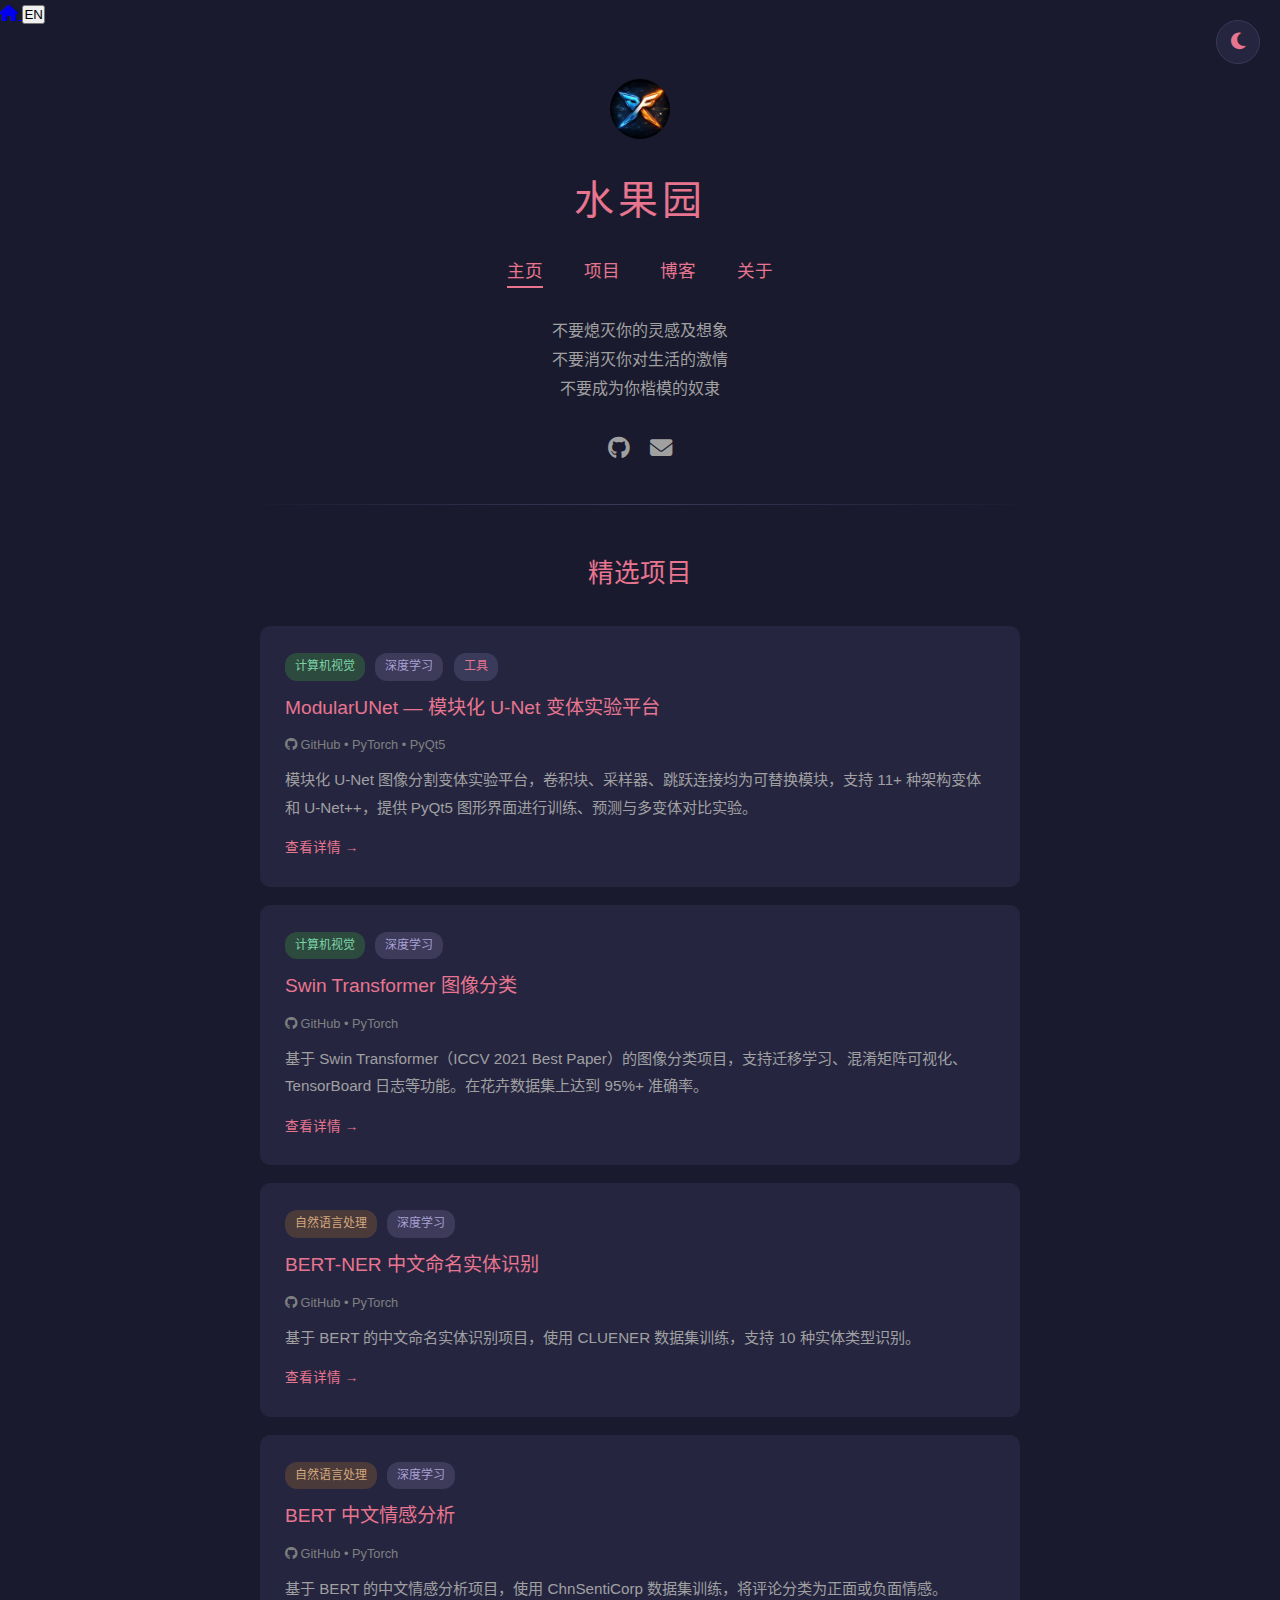
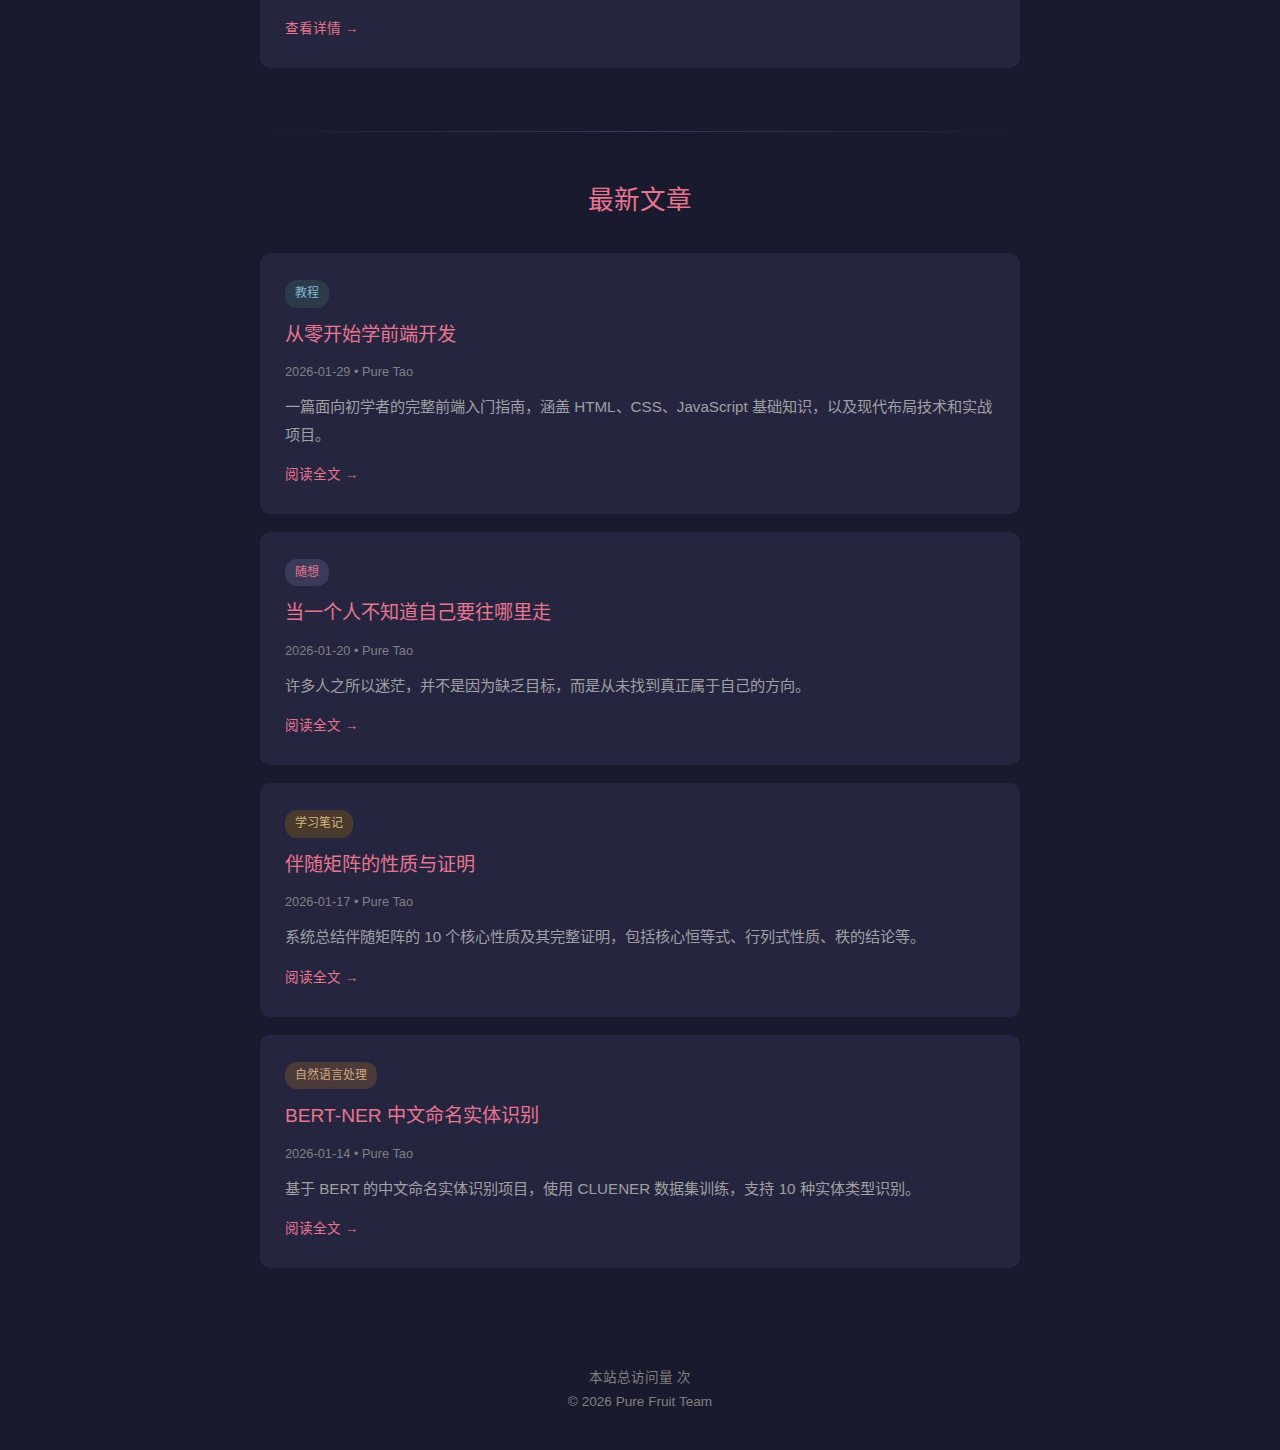
<file: index.html>
<!DOCTYPE html>
<html lang="zh-CN">
<head>
    <meta charset="UTF-8">
    <script>if(localStorage.getItem('theme')==='light')document.documentElement.setAttribute('data-theme','light');</script>
    <meta name="viewport" content="width=device-width, initial-scale=1.0">
    <title>水果园 - Pure Fruit</title>
    <link rel="icon" href="Icon.jpg" type="image/jpg">
    <link rel="stylesheet" href="style.css">
    <link rel="stylesheet" href="https://cdnjs.cloudflare.com/ajax/libs/font-awesome/6.4.0/css/all.min.css">
</head>
<body>
    <!-- 右侧功能按钮组 -->
    <div class="toggle-buttons">
        <a href="index.html" class="home-toggle" title="返回主页">
            <i class="fas fa-home"></i>
        </a>
        <button class="theme-toggle" onclick="toggleTheme()" title="切换日间/夜间模式">
            <i class="fas fa-moon"></i>
        </button>
        <button class="lang-toggle" onclick="toggleLanguage()" title="切换中英文">
            <span id="langText">EN</span>
        </button>
    </div>

    <header class="hero">
        <img src="Icon.png" alt="Pure Fruit Logo" class="site-logo">
        <h1 class="site-title"><span class="text-zh">水果园</span><span class="text-en" style="display: none;">Pure Fruit</span></h1>

        <nav class="nav-links">
            <a href="index.html" class="active"><span class="text-zh">主页</span><span class="text-en" style="display: none;">Home</span></a>
            <a href="projects.html"><span class="text-zh">项目</span><span class="text-en" style="display: none;">Project</span></a>
            <a href="blog.html"><span class="text-zh">博客</span><span class="text-en" style="display: none;">Blog</span></a>
            <a href="about.html"><span class="text-zh">关于</span><span class="text-en" style="display: none;">About</span></a>
        </nav>
        
        <p class="tagline" id="tagline-zh">
            不要熄灭你的灵感及想象<br>
            不要消灭你对生活的激情<br>
            不要成为你楷模的奴隶
        </p>
        <p class="tagline" id="tagline-en" style="display: none;">
            Don't extinguish your inspiration and imagination<br>
            Don't kill your passion for life<br>
            Don't become a slave to your role models
        </p>
        
        <div class="social-icons">
            <a href="https://github.com/PeachPure" target="_blank" title="GitHub">
                <i class="fab fa-github"></i>
            </a>
            <a href="mailto:TH.Tao1@outlook.com" title="Email">
                <i class="fas fa-envelope"></i>
            </a>
        </div>
    </header>

    <div class="divider"></div>

    <!-- 精选项目 -->
    <section class="section">
        <h2 id="featured-zh">精选项目</h2>
        <h2 id="featured-en" style="display: none;">Featured Projects</h2>
        
        <article class="post-card project-card">
            <span class="post-tag tag-cv" data-zh="计算机视觉" data-en="Computer Vision">计算机视觉</span>
            <span class="post-tag tag-dl" data-zh="深度学习" data-en="Deep Learning">深度学习</span>
            <span class="post-tag tag-tool" data-zh="工具" data-en="Tools">工具</span>
            <h3><a href="projects/modular-unet.html"><span class="text-zh">ModularUNet — 模块化 U-Net 变体实验平台</span><span class="text-en" style="display: none;">ModularUNet — Modular U-Net Variant Research Platform</span></a></h3>
            <div class="post-meta">
                <i class="fab fa-github"></i> <a href="https://github.com/PeachPure/ModularUNet" target="_blank">GitHub</a>
                • PyTorch • PyQt5
            </div>
            <p class="text-zh">模块化 U-Net 图像分割变体实验平台，卷积块、采样器、跳跃连接均为可替换模块，支持 11+ 种架构变体和 U-Net++，提供 PyQt5 图形界面进行训练、预测与多变体对比实验。</p>
            <p class="text-en" style="display: none;">A modular U-Net image segmentation platform with interchangeable conv blocks, samplers, and skip connections, supporting 11+ architecture variants and U-Net++, with PyQt5 GUI for training, prediction, and multi-variant comparison.</p>
            <a href="projects/modular-unet.html" class="read-more"><span class="text-zh">查看详情 →</span><span class="text-en" style="display: none;">View Details →</span></a>
        </article>

        <article class="post-card project-card">
            <span class="post-tag tag-cv" data-zh="计算机视觉" data-en="Computer Vision">计算机视觉</span>
            <span class="post-tag tag-dl" data-zh="深度学习" data-en="Deep Learning">深度学习</span>
            <h3><a href="projects/swin-transformer.html"><span class="text-zh">Swin Transformer 图像分类</span><span class="text-en" style="display: none;">Swin Transformer Image Classification</span></a></h3>
            <div class="post-meta">
                <i class="fab fa-github"></i> <a href="https://github.com/PeachPure/Swin-Transformer-in-Classifications" target="_blank">GitHub</a>
                • PyTorch
            </div>
            <p class="text-zh">基于 Swin Transformer（ICCV 2021 Best Paper）的图像分类项目，支持迁移学习、混淆矩阵可视化、TensorBoard 日志等功能。在花卉数据集上达到 95%+ 准确率。</p>
            <p class="text-en" style="display: none;">Image classification project based on Swin Transformer (ICCV 2021 Best Paper), supporting transfer learning, confusion matrix visualization, TensorBoard logging, etc. Achieves 95%+ accuracy on flower dataset.</p>
            <a href="projects/swin-transformer.html" class="read-more"><span class="text-zh">查看详情 →</span><span class="text-en" style="display: none;">View Details →</span></a>
        </article>
        
        <article class="post-card project-card">
            <span class="post-tag tag-nlp" data-zh="自然语言处理" data-en="Natural Language Processing">自然语言处理</span>
            <span class="post-tag tag-dl" data-zh="深度学习" data-en="Deep Learning">深度学习</span>
            <h3><a href="projects/ner.html"><span class="text-zh">BERT-NER 中文命名实体识别</span><span class="text-en" style="display: none;">BERT-NER Chinese Named Entity Recognition</span></a></h3>
            <div class="post-meta">
                <i class="fab fa-github"></i> <a href="https://github.com/PeachPure/NER" target="_blank">GitHub</a>
                • PyTorch
            </div>
            <p class="text-zh">基于 BERT 的中文命名实体识别项目，使用 CLUENER 数据集训练，支持 10 种实体类型识别。</p>
            <p class="text-en" style="display: none;">Chinese Named Entity Recognition project based on BERT, trained on CLUENER dataset, supporting 10 entity types recognition.</p>
            <a href="projects/ner.html" class="read-more"><span class="text-zh">查看详情 →</span><span class="text-en" style="display: none;">View Details →</span></a>
        </article>
        
        <article class="post-card project-card">
            <span class="post-tag tag-nlp" data-zh="自然语言处理" data-en="Natural Language Processing">自然语言处理</span>
            <span class="post-tag tag-dl" data-zh="深度学习" data-en="Deep Learning">深度学习</span>
            <h3><a href="projects/sentiment-analysis.html"><span class="text-zh">BERT 中文情感分析</span><span class="text-en" style="display: none;">BERT Chinese Sentiment Analysis</span></a></h3>
            <div class="post-meta">
                <i class="fab fa-github"></i> <a href="https://github.com/PeachPure/BERT-Sentiment-Analysis" target="_blank">GitHub</a>
                • PyTorch
            </div>
            <p class="text-zh">基于 BERT 的中文情感分析项目，使用 ChnSentiCorp 数据集训练，将评论分类为正面或负面情感。</p>
            <p class="text-en" style="display: none;">Chinese sentiment analysis project based on BERT, trained on ChnSentiCorp dataset, classifying reviews into positive or negative sentiment.</p>
            <a href="projects/sentiment-analysis.html" class="read-more"><span class="text-zh">查看详情 →</span><span class="text-en" style="display: none;">View Details →</span></a>
        </article>
    </section>

    <div class="divider"></div>

    <!-- 最新文章 -->
    <section class="section">
        <h2 id="latest-zh">最新文章</h2>
        <h2 id="latest-en" style="display: none;">Latest Articles</h2>
        
        <div id="articleList">
            <article class="post-card" data-date="2026-01-29">
                <span class="post-tag tag-tutorial" data-zh="教程" data-en="Tutorial">教程</span>
                <h3><a href="posts/frontend-tutorial.html"><span class="text-zh">从零开始学前端开发</span><span class="text-en" style="display: none;">Frontend Development from Scratch</span></a></h3>
                <div class="post-meta">2026-01-29 • Pure Tao</div>
                <p class="text-zh">一篇面向初学者的完整前端入门指南，涵盖 HTML、CSS、JavaScript 基础知识，以及现代布局技术和实战项目。</p>
                <p class="text-en" style="display: none;">A complete beginner's guide to frontend development, covering HTML, CSS, JavaScript basics, modern layout techniques, and hands-on projects.</p>
                <a href="posts/frontend-tutorial.html" class="read-more"><span class="text-zh">阅读全文 →</span><span class="text-en" style="display: none;">Read More →</span></a>
            </article>
            
            <article class="post-card" data-date="2026-01-20">
                <span class="post-tag tag-thought" data-zh="随想" data-en="Thoughts">随想</span>
                <h3><a href="posts/when-lost.html"><span class="text-zh">当一个人不知道自己要往哪里走</span><span class="text-en" style="display: none;">When One Doesn't Know Where to Go</span></a></h3>
                <div class="post-meta">2026-01-20 • Pure Tao</div>
                <p class="text-zh">许多人之所以迷茫，并不是因为缺乏目标，而是从未找到真正属于自己的方向。</p>
                <p class="text-en" style="display: none;">Many people are lost not because they lack goals, but because they have never found a direction that truly belongs to them.</p>
                <a href="posts/when-lost.html" class="read-more"><span class="text-zh">阅读全文 →</span><span class="text-en" style="display: none;">Read More →</span></a>
            </article>
            
            <article class="post-card" data-date="2026-01-17">
                <span class="post-tag tag-note" data-zh="学习笔记" data-en="Study Notes">学习笔记</span>
                <h3><a href="posts/adjugate-matrix.html"><span class="text-zh">伴随矩阵的性质与证明</span><span class="text-en" style="display: none;">Properties and Proofs of Adjugate Matrix</span></a></h3>
                <div class="post-meta">2026-01-17 • Pure Tao</div>
                <p class="text-zh">系统总结伴随矩阵的 10 个核心性质及其完整证明，包括核心恒等式、行列式性质、秩的结论等。</p>
                <p class="text-en" style="display: none;">Systematic summary of 10 core properties of adjugate matrix with complete proofs, including core identities, determinant properties, rank conclusions, etc.</p>
                <a href="posts/adjugate-matrix.html" class="read-more"><span class="text-zh">阅读全文 →</span><span class="text-en" style="display: none;">Read More →</span></a>
            </article>
            
            <article class="post-card" data-date="2026-01-14">
                <span class="post-tag tag-nlp" data-zh="自然语言处理" data-en="Natural Language Processing">自然语言处理</span>
                <h3><a href="projects/ner.html"><span class="text-zh">BERT-NER 中文命名实体识别</span><span class="text-en" style="display: none;">BERT-NER Chinese Named Entity Recognition</span></a></h3>
                <div class="post-meta">2026-01-14 • Pure Tao</div>
                <p class="text-zh">基于 BERT 的中文命名实体识别项目，使用 CLUENER 数据集训练，支持 10 种实体类型识别。</p>
                <p class="text-en" style="display: none;">Chinese Named Entity Recognition project based on BERT, trained on CLUENER dataset, supporting 10 entity types recognition.</p>
                <a href="projects/ner.html" class="read-more"><span class="text-zh">阅读全文 →</span><span class="text-en" style="display: none;">Read More →</span></a>
            </article>
        </div>
    </section>

    <footer>
        <p>
            <span id="busuanzi_container_site_pv"><span class="text-zh">本站总访问量</span><span class="text-en" style="display: none;">Total Visits</span> <span id="busuanzi_value_site_pv"></span> <span class="text-zh">次</span><span class="text-en" style="display: none;">times</span></span>
        </p>
        <p>&copy; 2026 Pure Fruit Team</p>
    </footer>

    <!-- 不蒜子统计 -->
    <script async src="//busuanzi.ibruce.info/busuanzi/2.3/busuanzi.pure.mini.js"></script>

    <script>
        function toggleTheme() {
            const html = document.documentElement;
            const btn = document.querySelector('.theme-toggle i');
            if (html.getAttribute('data-theme') === 'light') {
                html.removeAttribute('data-theme');
                btn.className = 'fas fa-moon';
                localStorage.setItem('theme', 'dark');
            } else {
                html.setAttribute('data-theme', 'light');
                btn.className = 'fas fa-sun';
                localStorage.setItem('theme', 'light');
            }
        }
        // 读取保存的主题
        if (localStorage.getItem('theme') === 'light') {
            document.documentElement.setAttribute('data-theme', 'light');
            document.querySelector('.theme-toggle i').className = 'fas fa-sun';
        }
        
        // 语言切换功能
        let currentLang = 'zh';
        function toggleLanguage() {
            const langText = document.getElementById('langText');

            if (currentLang === 'zh') {
                // 切换到英文
                document.title = 'Fruit Garden - Pure Fruit';
                document.querySelectorAll('.text-zh').forEach(el => el.style.display = 'none');
                document.querySelectorAll('.text-en').forEach(el => el.style.display = 'inline');
                document.querySelectorAll('h2#featured-zh, h2#latest-zh').forEach(el => el.style.display = 'none');
                document.querySelectorAll('h2#featured-en, h2#latest-en').forEach(el => el.style.display = 'block');
                document.getElementById('tagline-zh').style.display = 'none';
                document.getElementById('tagline-en').style.display = 'block';

                // 切换标签文本
                document.querySelectorAll('.post-tag').forEach(tag => {
                    if (tag.dataset.en) {
                        tag.textContent = tag.dataset.en;
                    }
                });

                langText.textContent = '中';
                currentLang = 'en';
                localStorage.setItem('language', 'en');
            } else {
                // 切换到中文
                document.title = '水果园 - Pure Fruit';
                document.querySelectorAll('.text-zh').forEach(el => el.style.display = 'inline');
                document.querySelectorAll('.text-en').forEach(el => el.style.display = 'none');
                document.querySelectorAll('h2#featured-zh, h2#latest-zh').forEach(el => el.style.display = 'block');
                document.querySelectorAll('h2#featured-en, h2#latest-en').forEach(el => el.style.display = 'none');
                document.getElementById('tagline-zh').style.display = 'block';
                document.getElementById('tagline-en').style.display = 'none';

                // 切换标签文本
                document.querySelectorAll('.post-tag').forEach(tag => {
                    if (tag.dataset.zh) {
                        tag.textContent = tag.dataset.zh;
                    }
                });

                langText.textContent = 'EN';
                currentLang = 'zh';
                localStorage.setItem('language', 'zh');
            }
        }
        
        // 读取保存的语言设置
        if (localStorage.getItem('language') === 'en') {
            toggleLanguage();
        }
    </script>
</body>
</html>
</file>
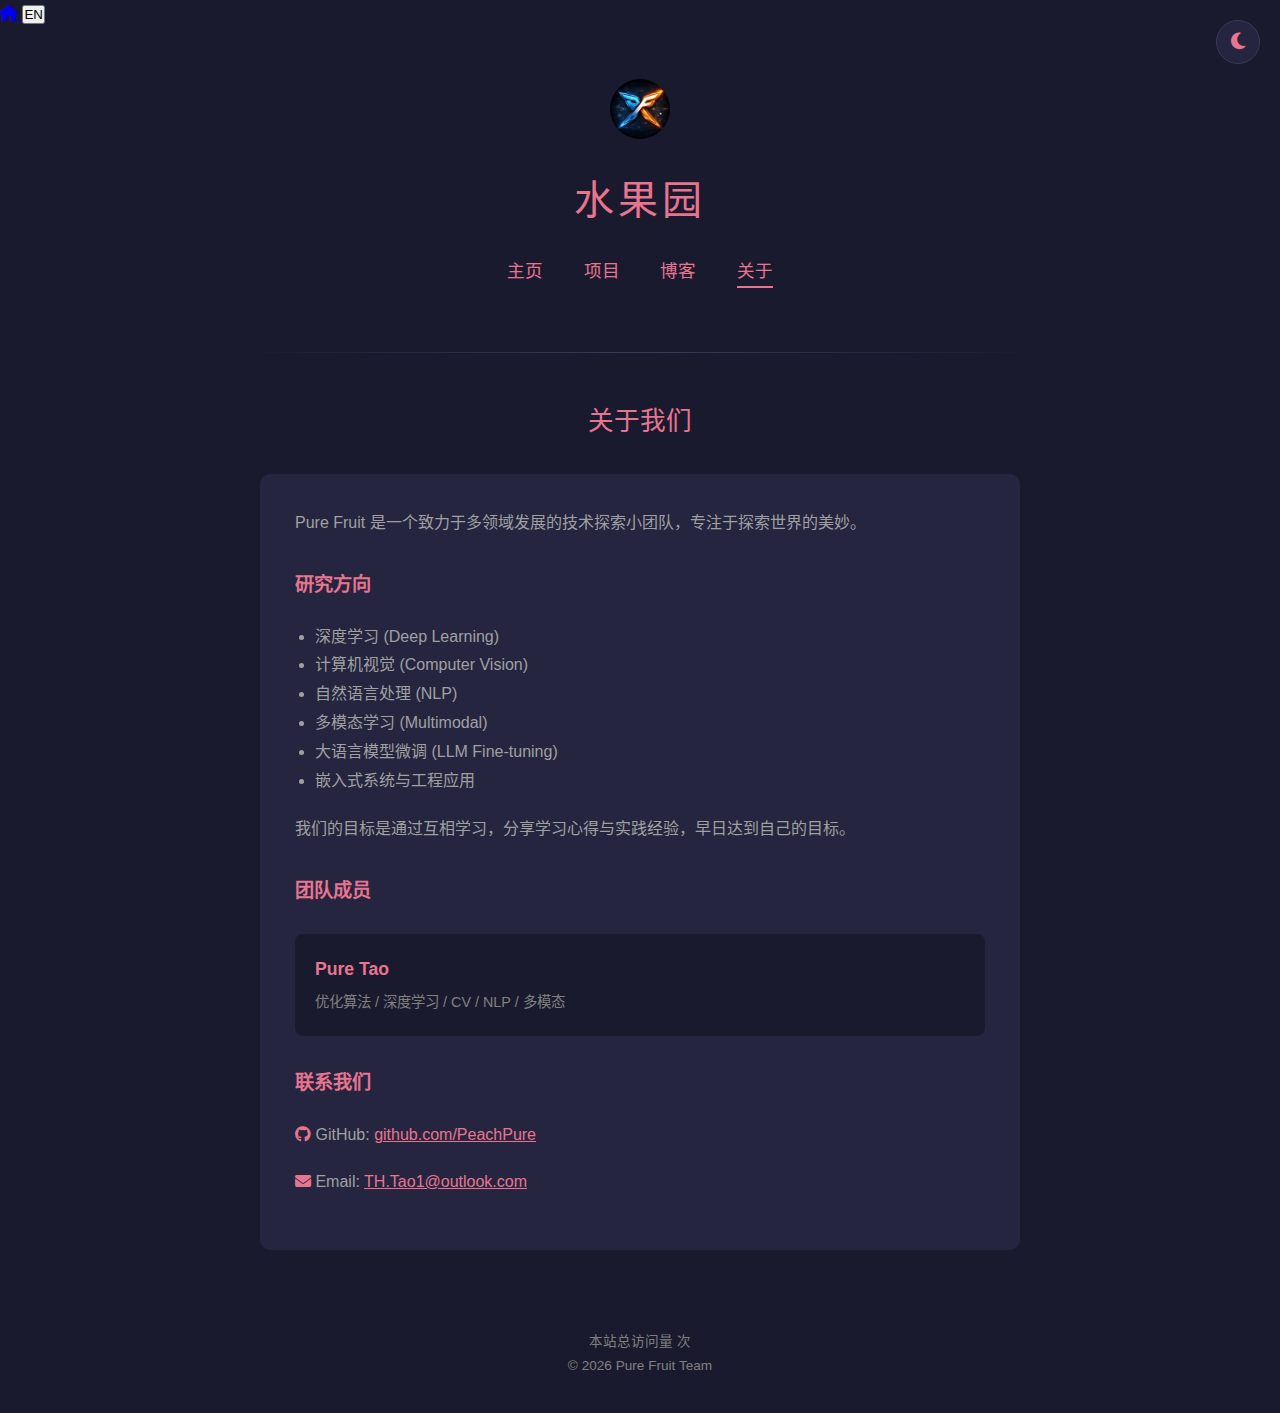
<file: about.html>
<!DOCTYPE html>
<html lang="zh-CN">
<head>
    <meta charset="UTF-8">
    <script>if(localStorage.getItem('theme')==='light')document.documentElement.setAttribute('data-theme','light');</script>
    <meta name="viewport" content="width=device-width, initial-scale=1.0">
    <title>关于 - Pure Fruit</title>
    <link rel="icon" href="Icon.png" type="image/png">
    <link rel="stylesheet" href="style.css">
    <link rel="stylesheet" href="https://cdnjs.cloudflare.com/ajax/libs/font-awesome/6.4.0/css/all.min.css">
</head>
<body>
    <!-- 右侧功能按钮组 -->
    <div class="toggle-buttons">
        <a href="index.html" class="home-toggle" title="返回主页">
            <i class="fas fa-home"></i>
        </a>
        <button class="theme-toggle" onclick="toggleTheme()" title="切换日间/夜间模式">
            <i class="fas fa-moon"></i>
        </button>
        <button class="lang-toggle" onclick="toggleLanguage()" title="切换中英文">
            <span id="langText">EN</span>
        </button>
    </div>

    <header class="hero">
        <img src="Icon.png" alt="Pure Fruit Logo" class="site-logo">
        <h1 class="site-title"><span class="text-zh">水果园</span><span class="text-en" style="display: none;">Pure Fruit</span></h1>
        <nav class="nav-links">
            <a href="index.html"><span class="text-zh">主页</span><span class="text-en" style="display: none;">Home</span></a>
            <a href="projects.html"><span class="text-zh">项目</span><span class="text-en" style="display: none;">Project</span></a>
            <a href="blog.html"><span class="text-zh">博客</span><span class="text-en" style="display: none;">Blog</span></a>
            <a href="about.html" class="active"><span class="text-zh">关于</span><span class="text-en" style="display: none;">About</span></a>
        </nav>
    </header>

    <div class="divider"></div>

    <section class="section">
        <h2 id="title-zh">关于我们</h2>
        <h2 id="title-en" style="display: none;">About Us</h2>
        
        <div class="about-content" id="content-zh">
            <p>Pure Fruit 是一个致力于多领域发展的技术探索小团队，专注于探索世界的美妙。</p>
            
            <h3 style="color: var(--accent); font-size: 1.2rem; margin: 30px 0 20px;">研究方向</h3>
            <ul style="color: var(--text-muted); margin-left: 20px;">
                <li>深度学习 (Deep Learning)</li>
                <li>计算机视觉 (Computer Vision)</li>
                <li>自然语言处理 (NLP)</li>
                <li>多模态学习 (Multimodal)</li>
                <li>大语言模型微调 (LLM Fine-tuning)</li>
                <li>嵌入式系统与工程应用</li>
            </ul>
            
            <p style="margin-top: 20px;">我们的目标是通过互相学习，分享学习心得与实践经验，早日达到自己的目标。</p>
            
            <h3 style="color: var(--accent); font-size: 1.2rem; margin: 30px 0 20px;">团队成员</h3>
            
            <div class="team-member">
                <div class="member-info">
                    <h3>Pure Tao</h3>
                    <p>优化算法 / 深度学习 / CV / NLP / 多模态</p>
                </div>
            </div>
            
            <h3 style="color: var(--accent); font-size: 1.2rem; margin: 30px 0 20px;">联系我们</h3>
            
            <p>
                <i class="fab fa-github" style="color: var(--accent);"></i> 
                GitHub: <a href="https://github.com/PeachPure" target="_blank" style="color: var(--accent);">github.com/PeachPure</a>
            </p>
            <p>
                <i class="fas fa-envelope" style="color: var(--accent);"></i> 
                Email: <a href="mailto:TH.Tao1@outlook.com" style="color: var(--accent);">TH.Tao1@outlook.com</a>
            </p>
        </div>
        
        <div class="about-content" id="content-en" style="display: none;">
            <p>Pure Fruit is a technology exploration team dedicated to multi-domain development, focusing on exploring the wonders of the world.</p>
            
            <h3 style="color: var(--accent); font-size: 1.2rem; margin: 30px 0 20px;">Research Areas</h3>
            <ul style="color: var(--text-muted); margin-left: 20px;">
                <li>Deep Learning</li>
                <li>Computer Vision</li>
                <li>Natural Language Processing (NLP)</li>
                <li>Multimodal Learning</li>
                <li>Large Language Model Fine-tuning (LLM Fine-tuning)</li>
                <li>Embedded Systems and Engineering Applications</li>
            </ul>
            
            <p style="margin-top: 20px;">Our goal is to learn from each other, share learning experiences and practical insights, and achieve our goals as soon as possible.</p>
            
            <h3 style="color: var(--accent); font-size: 1.2rem; margin: 30px 0 20px;">Team Members</h3>
            
            <div class="team-member">
                <div class="member-info">
                    <h3>Pure Tao</h3>
                    <p>Optimization Algorithms / Deep Learning / CV / NLP / Multimodal</p>
                </div>
            </div>
            
            <h3 style="color: var(--accent); font-size: 1.2rem; margin: 30px 0 20px;">Contact Us</h3>
            
            <p>
                <i class="fab fa-github" style="color: var(--accent);"></i> 
                GitHub: <a href="https://github.com/PeachPure" target="_blank" style="color: var(--accent);">github.com/PeachPure</a>
            </p>
            <p>
                <i class="fas fa-envelope" style="color: var(--accent);"></i> 
                Email: <a href="mailto:TH.Tao1@outlook.com" style="color: var(--accent);">TH.Tao1@outlook.com</a>
            </p>
        </div>
    </section>

    <footer>
        <p>
            <span id="busuanzi_container_site_pv"><span class="text-zh">本站总访问量</span><span class="text-en" style="display: none;">Total Visits</span> <span id="busuanzi_value_site_pv"></span> <span class="text-zh">次</span><span class="text-en" style="display: none;">times</span></span>
        </p>
        <p>&copy; 2026 Pure Fruit Team</p>
    </footer>

    <!-- 不蒜子统计 -->
    <script async src="//busuanzi.ibruce.info/busuanzi/2.3/busuanzi.pure.mini.js"></script>

    <script>
        function toggleTheme() {
            const html = document.documentElement;
            const btn = document.querySelector('.theme-toggle i');
            if (html.getAttribute('data-theme') === 'light') {
                html.removeAttribute('data-theme');
                btn.className = 'fas fa-moon';
                localStorage.setItem('theme', 'dark');
            } else {
                html.setAttribute('data-theme', 'light');
                btn.className = 'fas fa-sun';
                localStorage.setItem('theme', 'light');
            }
        }
        if (localStorage.getItem('theme') === 'light') {
            document.documentElement.setAttribute('data-theme', 'light');
            document.querySelector('.theme-toggle i').className = 'fas fa-sun';
        }
        
        // 语言切换功能
        let currentLang = 'zh';
        function toggleLanguage() {
            const langText = document.getElementById('langText');
            const titleZh = document.getElementById('title-zh');
            const titleEn = document.getElementById('title-en');
            const contentZh = document.getElementById('content-zh');
            const contentEn = document.getElementById('content-en');
            
            if (currentLang === 'zh') {
                // 切换到英文
                document.title = 'About - Pure Fruit';
                document.querySelectorAll('.text-zh').forEach(el => el.style.display = 'none');
                document.querySelectorAll('.text-en').forEach(el => el.style.display = 'inline');
                titleZh.style.display = 'none';
                titleEn.style.display = 'block';
                contentZh.style.display = 'none';
                contentEn.style.display = 'block';
                
                langText.textContent = '中';
                currentLang = 'en';
                localStorage.setItem('language', 'en');
            } else {
                // 切换到中文
                document.title = '关于 - Pure Fruit';
                document.querySelectorAll('.text-zh').forEach(el => el.style.display = 'inline');
                document.querySelectorAll('.text-en').forEach(el => el.style.display = 'none');
                titleZh.style.display = 'block';
                titleEn.style.display = 'none';
                contentZh.style.display = 'block';
                contentEn.style.display = 'none';
                
                langText.textContent = 'EN';
                currentLang = 'zh';
                localStorage.setItem('language', 'zh');
            }
        }
        
        // 读取保存的语言设置
        if (localStorage.getItem('language') === 'en') {
            toggleLanguage();
        }
    </script>
</body>
</html>
</file>
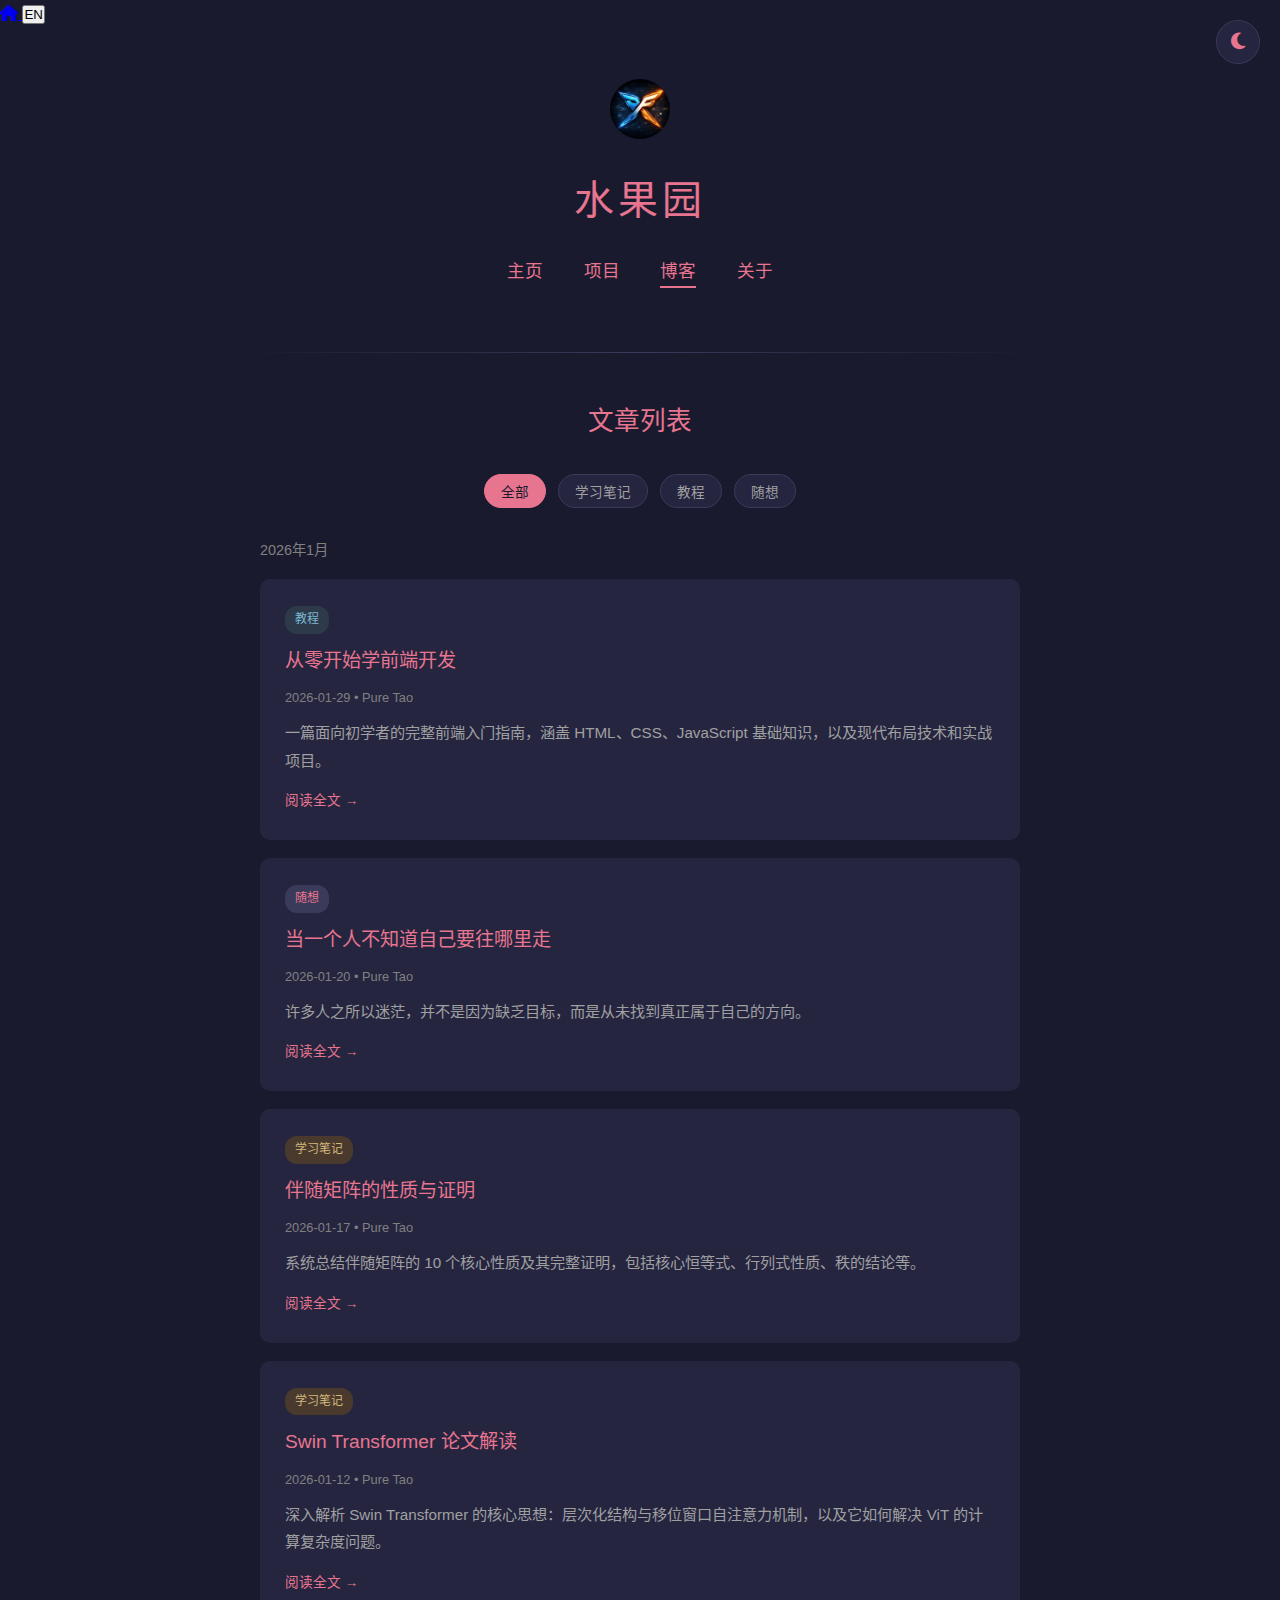
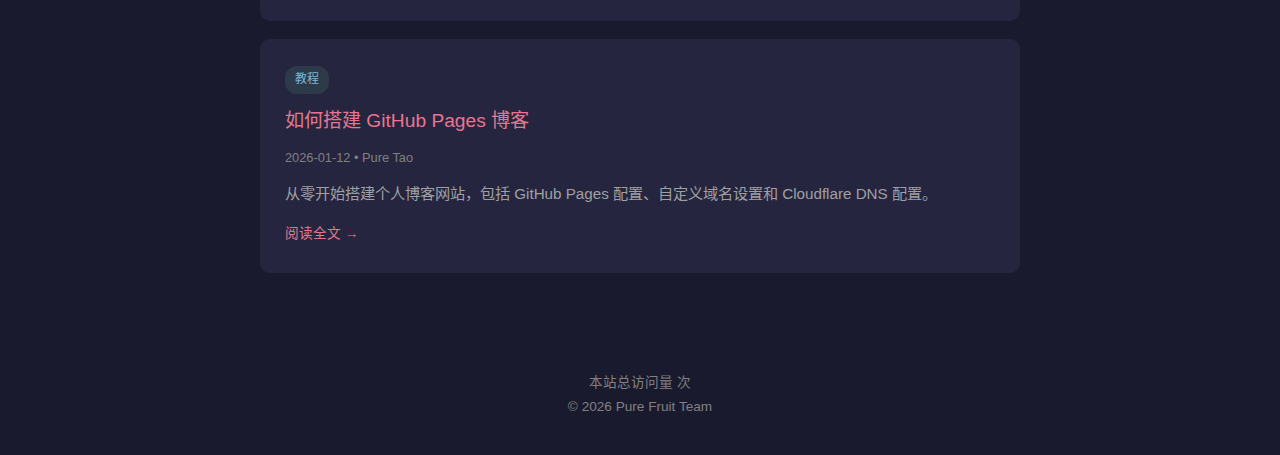
<file: blog.html>
<!DOCTYPE html>
<html lang="zh-CN">
<head>
    <meta charset="UTF-8">
    <script>if(localStorage.getItem('theme')==='light')document.documentElement.setAttribute('data-theme','light');</script>
    <meta name="viewport" content="width=device-width, initial-scale=1.0">
    <title>博客 - Pure Fruit</title>
    <link rel="icon" href="Icon.png" type="image/png">
    <link rel="stylesheet" href="style.css">
    <link rel="stylesheet" href="https://cdnjs.cloudflare.com/ajax/libs/font-awesome/6.4.0/css/all.min.css">
</head>
<body>
    <!-- 右侧功能按钮组 -->
    <div class="toggle-buttons">
        <a href="index.html" class="home-toggle" title="返回主页">
            <i class="fas fa-home"></i>
        </a>
        <button class="theme-toggle" onclick="toggleTheme()" title="切换日间/夜间模式">
            <i class="fas fa-moon"></i>
        </button>
        <button class="lang-toggle" onclick="toggleLanguage()" title="切换中英文">
            <span id="langText">EN</span>
        </button>
    </div>

    <header class="hero">
        <img src="Icon.png" alt="Pure Fruit Logo" class="site-logo">
        <h1 class="site-title"><span class="text-zh">水果园</span><span class="text-en" style="display: none;">Pure Fruit</span></h1>
        <nav class="nav-links">
            <a href="index.html"><span class="text-zh">主页</span><span class="text-en" style="display: none;">Home</span></a>
            <a href="projects.html"><span class="text-zh">项目</span><span class="text-en" style="display: none;">Project</span></a>
            <a href="blog.html" class="active"><span class="text-zh">博客</span><span class="text-en" style="display: none;">Blog</span></a>
            <a href="about.html"><span class="text-zh">关于</span><span class="text-en" style="display: none;">About</span></a>
        </nav>
    </header>

    <div class="divider"></div>

    <section class="section">
        <h2 id="title-zh">文章列表</h2>
        <h2 id="title-en" style="display: none;">Article List</h2>
        
        <!-- 筛选器 -->
        <div class="filter-bar">
            <button class="filter-btn active" data-filter="all"><span class="text-zh">全部</span><span class="text-en" style="display: none;">All</span></button>
            <button class="filter-btn" data-filter="note"><span class="text-zh">学习笔记</span><span class="text-en" style="display: none;">Study Notes</span></button>
            <button class="filter-btn" data-filter="tutorial"><span class="text-zh">教程</span><span class="text-en" style="display: none;">Tutorial</span></button>
            <button class="filter-btn" data-filter="thought"><span class="text-zh">随想</span><span class="text-en" style="display: none;">Thoughts</span></button>
        </div>
        
        <!-- 2026年1月 -->
        <h3 style="color: var(--text-meta); font-size: 0.9rem; margin: 25px 0 15px; font-weight: normal;"><span class="text-zh">2026年1月</span><span class="text-en" style="display: none;">January 2026</span></h3>
        
        <article class="post-card" data-category="tutorial">
            <span class="post-tag tag-tutorial" data-zh="教程" data-en="Tutorial">教程</span>
            <h3><a href="posts/frontend-tutorial.html"><span class="text-zh">从零开始学前端开发</span><span class="text-en" style="display: none;">Frontend Development from Scratch</span></a></h3>
            <div class="post-meta">2026-01-29 • Pure Tao</div>
            <p class="text-zh">一篇面向初学者的完整前端入门指南，涵盖 HTML、CSS、JavaScript 基础知识，以及现代布局技术和实战项目。</p>
            <p class="text-en" style="display: none;">A complete beginner's guide to frontend development, covering HTML, CSS, JavaScript basics, modern layout techniques, and hands-on projects.</p>
            <a href="posts/frontend-tutorial.html" class="read-more"><span class="text-zh">阅读全文 →</span><span class="text-en" style="display: none;">Read More →</span></a>
        </article>
        
        <article class="post-card" data-category="thought">
            <span class="post-tag tag-thought" data-zh="随想" data-en="Thoughts">随想</span>
            <h3><a href="posts/when-lost.html"><span class="text-zh">当一个人不知道自己要往哪里走</span><span class="text-en" style="display: none;">When One Doesn't Know Where to Go</span></a></h3>
            <div class="post-meta">2026-01-20 • Pure Tao</div>
            <p class="text-zh">许多人之所以迷茫，并不是因为缺乏目标，而是从未找到真正属于自己的方向。</p>
            <p class="text-en" style="display: none;">Many people are lost not because they lack goals, but because they have never found a direction that truly belongs to them.</p>
            <a href="posts/when-lost.html" class="read-more"><span class="text-zh">阅读全文 →</span><span class="text-en" style="display: none;">Read More →</span></a>
        </article>
        
        <article class="post-card" data-category="note">
            <span class="post-tag tag-note" data-zh="学习笔记" data-en="Study Notes">学习笔记</span>
            <h3><a href="posts/adjugate-matrix.html"><span class="text-zh">伴随矩阵的性质与证明</span><span class="text-en" style="display: none;">Properties and Proofs of Adjugate Matrix</span></a></h3>
            <div class="post-meta">2026-01-17 • Pure Tao</div>
            <p class="text-zh">系统总结伴随矩阵的 10 个核心性质及其完整证明，包括核心恒等式、行列式性质、秩的结论等。</p>
            <p class="text-en" style="display: none;">Systematic summary of 10 core properties of adjugate matrix with complete proofs, including core identities, determinant properties, rank conclusions, etc.</p>
            <a href="posts/adjugate-matrix.html" class="read-more"><span class="text-zh">阅读全文 →</span><span class="text-en" style="display: none;">Read More →</span></a>
        </article>
        
        <article class="post-card" data-category="note">
            <span class="post-tag tag-note" data-zh="学习笔记" data-en="Study Notes">学习笔记</span>
            <h3><a href="posts/swin-transformer-intro.html"><span class="text-zh">Swin Transformer 论文解读</span><span class="text-en" style="display: none;">Swin Transformer Paper Review</span></a></h3>
            <div class="post-meta">2026-01-12 • Pure Tao</div>
            <p class="text-zh">深入解析 Swin Transformer 的核心思想：层次化结构与移位窗口自注意力机制，以及它如何解决 ViT 的计算复杂度问题。</p>
            <p class="text-en" style="display: none;">In-depth analysis of Swin Transformer's core ideas: hierarchical structure and shifted window self-attention mechanism, and how it solves ViT's computational complexity problem.</p>
            <a href="posts/swin-transformer-intro.html" class="read-more"><span class="text-zh">阅读全文 →</span><span class="text-en" style="display: none;">Read More →</span></a>
        </article>
        
        <article class="post-card" data-category="tutorial">
            <span class="post-tag tag-tutorial" data-zh="教程" data-en="Tutorial">教程</span>
            <h3><a href="posts/github-pages-setup.html"><span class="text-zh">如何搭建 GitHub Pages 博客</span><span class="text-en" style="display: none;">How to Build a GitHub Pages Blog</span></a></h3>
            <div class="post-meta">2026-01-12 • Pure Tao</div>
            <p class="text-zh">从零开始搭建个人博客网站，包括 GitHub Pages 配置、自定义域名设置和 Cloudflare DNS 配置。</p>
            <p class="text-en" style="display: none;">Build a personal blog website from scratch, including GitHub Pages configuration, custom domain setup, and Cloudflare DNS configuration.</p>
            <a href="posts/github-pages-setup.html" class="read-more"><span class="text-zh">阅读全文 →</span><span class="text-en" style="display: none;">Read More →</span></a>
        </article>
    </section>

    <footer>
        <p>
            <span id="busuanzi_container_site_pv"><span class="text-zh">本站总访问量</span><span class="text-en" style="display: none;">Total Visits</span> <span id="busuanzi_value_site_pv"></span> <span class="text-zh">次</span><span class="text-en" style="display: none;">times</span></span>
        </p>
        <p>&copy; 2026 Pure Fruit Team</p>
    </footer>

    <!-- 不蒜子统计 -->
    <script async src="//busuanzi.ibruce.info/busuanzi/2.3/busuanzi.pure.mini.js"></script>

    <script>
        // 主题切换
        function toggleTheme() {
            const html = document.documentElement;
            const btn = document.querySelector('.theme-toggle i');
            if (html.getAttribute('data-theme') === 'light') {
                html.removeAttribute('data-theme');
                btn.className = 'fas fa-moon';
                localStorage.setItem('theme', 'dark');
            } else {
                html.setAttribute('data-theme', 'light');
                btn.className = 'fas fa-sun';
                localStorage.setItem('theme', 'light');
            }
        }
        if (localStorage.getItem('theme') === 'light') {
            document.documentElement.setAttribute('data-theme', 'light');
            document.querySelector('.theme-toggle i').className = 'fas fa-sun';
        }
        
        // 语言切换功能
        let currentLang = 'zh';
        function toggleLanguage() {
            const langText = document.getElementById('langText');
            
            if (currentLang === 'zh') {
                // 切换到英文
                document.title = 'Blog - Pure Fruit';
                document.querySelectorAll('.text-zh').forEach(el => el.style.display = 'none');
                document.querySelectorAll('.text-en').forEach(el => el.style.display = 'inline');
                document.getElementById('title-zh').style.display = 'none';
                document.getElementById('title-en').style.display = 'block';
                
                // 切换标签文本
                document.querySelectorAll('.post-tag').forEach(tag => {
                    if (tag.dataset.en) {
                        tag.textContent = tag.dataset.en;
                    }
                });
                
                langText.textContent = '中';
                currentLang = 'en';
                localStorage.setItem('language', 'en');
            } else {
                // 切换到中文
                document.title = '博客 - Pure Fruit';
                document.querySelectorAll('.text-zh').forEach(el => el.style.display = 'inline');
                document.querySelectorAll('.text-en').forEach(el => el.style.display = 'none');
                document.getElementById('title-zh').style.display = 'block';
                document.getElementById('title-en').style.display = 'none';
                
                // 切换标签文本
                document.querySelectorAll('.post-tag').forEach(tag => {
                    if (tag.dataset.zh) {
                        tag.textContent = tag.dataset.zh;
                    }
                });
                
                langText.textContent = 'EN';
                currentLang = 'zh';
                localStorage.setItem('language', 'zh');
            }
        }
        
        // 读取保存的语言设置
        if (localStorage.getItem('language') === 'en') {
            toggleLanguage();
        }

        // 筛选器
        document.querySelectorAll('.filter-btn').forEach(btn => {
            btn.addEventListener('click', () => {
                document.querySelectorAll('.filter-btn').forEach(b => b.classList.remove('active'));
                btn.classList.add('active');
                const filter = btn.dataset.filter;
                document.querySelectorAll('.post-card').forEach(card => {
                    if (filter === 'all' || card.dataset.category.includes(filter)) {
                        card.style.display = 'block';
                    } else {
                        card.style.display = 'none';
                    }
                });
            });
        });
    </script>
</body>
</html>
</file>
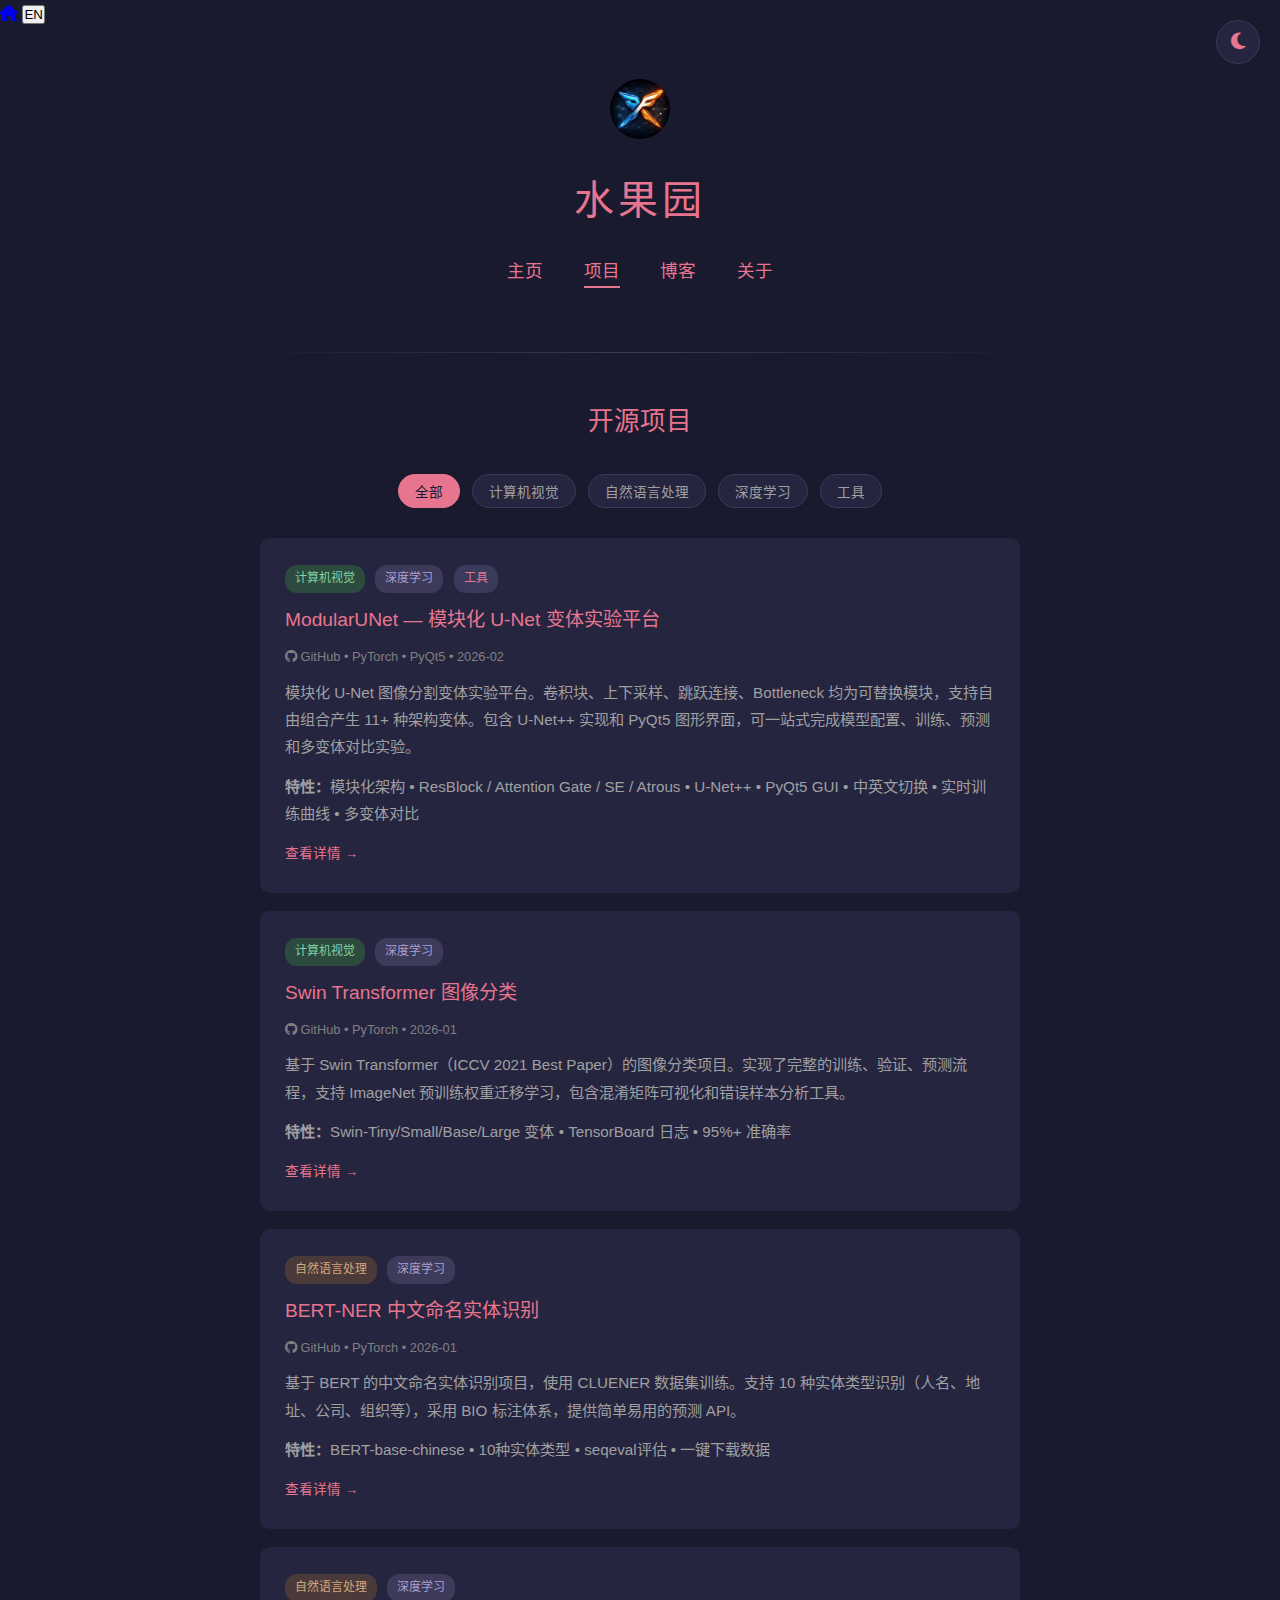
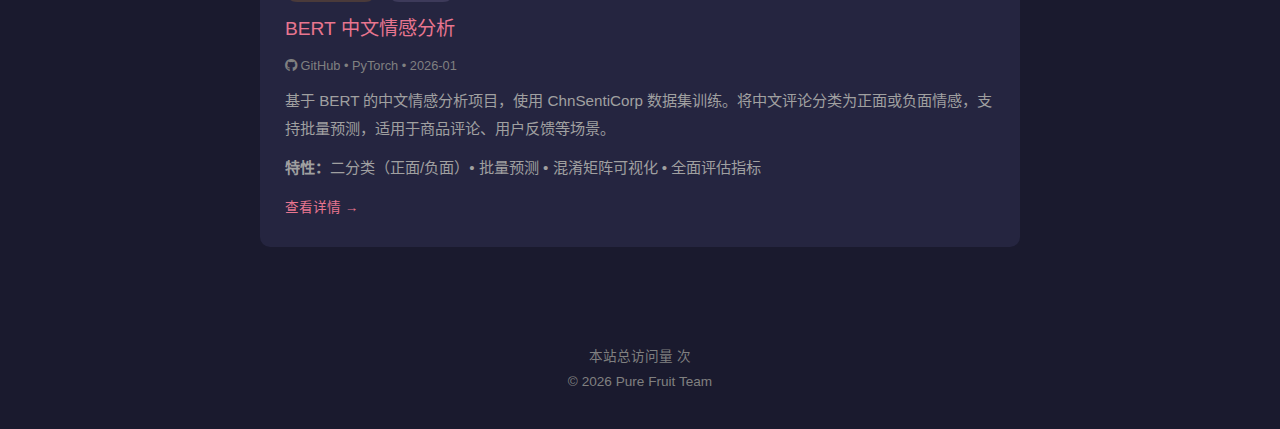
<file: projects.html>
<!DOCTYPE html>
<html lang="zh-CN">
<head>
    <meta charset="UTF-8">
    <script>if(localStorage.getItem('theme')==='light')document.documentElement.setAttribute('data-theme','light');</script>
    <meta name="viewport" content="width=device-width, initial-scale=1.0">
    <title>项目 - Pure Fruit</title>
    <link rel="icon" href="Icon.png" type="image/png">
    <link rel="stylesheet" href="style.css">
    <link rel="stylesheet" href="https://cdnjs.cloudflare.com/ajax/libs/font-awesome/6.4.0/css/all.min.css">
</head>
<body>
    <!-- 右侧功能按钮组 -->
    <div class="toggle-buttons">
        <a href="index.html" class="home-toggle" title="返回主页">
            <i class="fas fa-home"></i>
        </a>
        <button class="theme-toggle" onclick="toggleTheme()" title="切换日间/夜间模式">
            <i class="fas fa-moon"></i>
        </button>
        <button class="lang-toggle" onclick="toggleLanguage()" title="切换中英文">
            <span id="langText">EN</span>
        </button>
    </div>

    <header class="hero">
        <img src="Icon.png" alt="Pure Fruit Logo" class="site-logo">
        <h1 class="site-title"><span class="text-zh">水果园</span><span class="text-en" style="display: none;">Pure Fruit</span></h1>
        <nav class="nav-links">
            <a href="index.html"><span class="text-zh">主页</span><span class="text-en" style="display: none;">Home</span></a>
            <a href="projects.html" class="active"><span class="text-zh">项目</span><span class="text-en" style="display: none;">Project</span></a>
            <a href="blog.html"><span class="text-zh">博客</span><span class="text-en" style="display: none;">Blog</span></a>
            <a href="about.html"><span class="text-zh">关于</span><span class="text-en" style="display: none;">About</span></a>
        </nav>
    </header>

    <div class="divider"></div>

    <section class="section">
        <h2 id="title-zh">开源项目</h2>
        <h2 id="title-en" style="display: none;">Open Source Projects</h2>
        
        <!-- 筛选器 -->
        <div class="filter-bar">
            <button class="filter-btn active" data-filter="all"><span class="text-zh">全部</span><span class="text-en" style="display: none;">All</span></button>
            <button class="filter-btn" data-filter="cv"><span class="text-zh">计算机视觉</span><span class="text-en" style="display: none;">Computer Vision</span></button>
            <button class="filter-btn" data-filter="nlp"><span class="text-zh">自然语言处理</span><span class="text-en" style="display: none;">NLP</span></button>
            <button class="filter-btn" data-filter="dl"><span class="text-zh">深度学习</span><span class="text-en" style="display: none;">Deep Learning</span></button>
            <button class="filter-btn" data-filter="tool"><span class="text-zh">工具</span><span class="text-en" style="display: none;">Tools</span></button>
        </div>
        
        <article class="post-card" data-category="cv dl tool">
            <span class="post-tag tag-cv" data-zh="计算机视觉" data-en="Computer Vision">计算机视觉</span>
            <span class="post-tag tag-dl" data-zh="深度学习" data-en="Deep Learning">深度学习</span>
            <span class="post-tag tag-tool" data-zh="工具" data-en="Tools">工具</span>
            <h3><a href="projects/modular-unet.html"><span class="text-zh">ModularUNet — 模块化 U-Net 变体实验平台</span><span class="text-en" style="display: none;">ModularUNet — Modular U-Net Variant Research Platform</span></a></h3>
            <div class="post-meta">
                <i class="fab fa-github"></i> <a href="https://github.com/PeachPure/ModularUNet" target="_blank">GitHub</a>
                • PyTorch • PyQt5 • 2026-02
            </div>
            <p class="text-zh">模块化 U-Net 图像分割变体实验平台。卷积块、上下采样、跳跃连接、Bottleneck 均为可替换模块，支持自由组合产生 11+ 种架构变体。包含 U-Net++ 实现和 PyQt5 图形界面，可一站式完成模型配置、训练、预测和多变体对比实验。</p>
            <p class="text-en" style="display: none;">A modular U-Net image segmentation variant research platform. Conv blocks, up/downsampling, skip connections, and bottleneck are all interchangeable modules, enabling 11+ architecture variants. Includes U-Net++ implementation and PyQt5 GUI for model configuration, training, prediction, and multi-variant comparison experiments.</p>
            <p class="text-zh"><strong>特性：</strong>模块化架构 • ResBlock / Attention Gate / SE / Atrous • U-Net++ • PyQt5 GUI • 中英文切换 • 实时训练曲线 • 多变体对比</p>
            <p class="text-en" style="display: none;"><strong>Features:</strong> Modular architecture • ResBlock / Attention Gate / SE / Atrous • U-Net++ • PyQt5 GUI • Bilingual UI • Real-time training curves • Multi-variant comparison</p>
            <a href="projects/modular-unet.html" class="read-more"><span class="text-zh">查看详情 →</span><span class="text-en" style="display: none;">View Details →</span></a>
        </article>

        <article class="post-card" data-category="cv dl">
            <span class="post-tag tag-cv" data-zh="计算机视觉" data-en="Computer Vision">计算机视觉</span>
            <span class="post-tag tag-dl" data-zh="深度学习" data-en="Deep Learning">深度学习</span>
            <h3><a href="projects/swin-transformer.html"><span class="text-zh">Swin Transformer 图像分类</span><span class="text-en" style="display: none;">Swin Transformer Image Classification</span></a></h3>
            <div class="post-meta">
                <i class="fab fa-github"></i> <a href="https://github.com/PeachPure/Swin-Transformer-in-Classifications" target="_blank">GitHub</a>
                • PyTorch • 2026-01
            </div>
            <p class="text-zh">基于 Swin Transformer（ICCV 2021 Best Paper）的图像分类项目。实现了完整的训练、验证、预测流程，支持 ImageNet 预训练权重迁移学习，包含混淆矩阵可视化和错误样本分析工具。</p>
            <p class="text-en" style="display: none;">Image classification project based on Swin Transformer (ICCV 2021 Best Paper). Complete training, validation, and prediction pipeline with ImageNet pretrained weights transfer learning, confusion matrix visualization, and error sample analysis tools.</p>
            <p class="text-zh"><strong>特性：</strong>Swin-Tiny/Small/Base/Large 变体 • TensorBoard 日志 • 95%+ 准确率</p>
            <p class="text-en" style="display: none;"><strong>Features:</strong> Swin-Tiny/Small/Base/Large variants • TensorBoard logging • 95%+ accuracy</p>
            <a href="projects/swin-transformer.html" class="read-more"><span class="text-zh">查看详情 →</span><span class="text-en" style="display: none;">View Details →</span></a>
        </article>
        
        <article class="post-card" data-category="nlp dl">
            <span class="post-tag tag-nlp" data-zh="自然语言处理" data-en="NLP">自然语言处理</span>
            <span class="post-tag tag-dl" data-zh="深度学习" data-en="Deep Learning">深度学习</span>
            <h3><a href="projects/ner.html"><span class="text-zh">BERT-NER 中文命名实体识别</span><span class="text-en" style="display: none;">BERT-NER Chinese Named Entity Recognition</span></a></h3>
            <div class="post-meta">
                <i class="fab fa-github"></i> <a href="https://github.com/PeachPure/NER" target="_blank">GitHub</a>
                • PyTorch • 2026-01
            </div>
            <p class="text-zh">基于 BERT 的中文命名实体识别项目，使用 CLUENER 数据集训练。支持 10 种实体类型识别（人名、地址、公司、组织等），采用 BIO 标注体系，提供简单易用的预测 API。</p>
            <p class="text-en" style="display: none;">Chinese Named Entity Recognition project based on BERT, trained on CLUENER dataset. Supports 10 entity types recognition (person names, addresses, companies, organizations, etc.), using BIO tagging scheme with easy-to-use prediction API.</p>
            <p class="text-zh"><strong>特性：</strong>BERT-base-chinese • 10种实体类型 • seqeval评估 • 一键下载数据</p>
            <p class="text-en" style="display: none;"><strong>Features:</strong> BERT-base-chinese • 10 entity types • seqeval evaluation • One-click data download</p>
            <a href="projects/ner.html" class="read-more"><span class="text-zh">查看详情 →</span><span class="text-en" style="display: none;">View Details →</span></a>
        </article>
        
        <article class="post-card" data-category="nlp dl">
            <span class="post-tag tag-nlp" data-zh="自然语言处理" data-en="NLP">自然语言处理</span>
            <span class="post-tag tag-dl" data-zh="深度学习" data-en="Deep Learning">深度学习</span>
            <h3><a href="projects/sentiment-analysis.html"><span class="text-zh">BERT 中文情感分析</span><span class="text-en" style="display: none;">BERT Chinese Sentiment Analysis</span></a></h3>
            <div class="post-meta">
                <i class="fab fa-github"></i> <a href="https://github.com/PeachPure/BERT-Sentiment-Analysis" target="_blank">GitHub</a>
                • PyTorch • 2026-01
            </div>
            <p class="text-zh">基于 BERT 的中文情感分析项目，使用 ChnSentiCorp 数据集训练。将中文评论分类为正面或负面情感，支持批量预测，适用于商品评论、用户反馈等场景。</p>
            <p class="text-en" style="display: none;">Chinese sentiment analysis project based on BERT, trained on ChnSentiCorp dataset. Classifies Chinese reviews into positive or negative sentiment, supports batch prediction, suitable for product reviews and user feedback scenarios.</p>
            <p class="text-zh"><strong>特性：</strong>二分类（正面/负面）• 批量预测 • 混淆矩阵可视化 • 全面评估指标</p>
            <p class="text-en" style="display: none;"><strong>Features:</strong> Binary classification • Batch prediction • Confusion matrix • Comprehensive metrics</p>
            <a href="projects/sentiment-analysis.html" class="read-more"><span class="text-zh">查看详情 →</span><span class="text-en" style="display: none;">View Details →</span></a>
        </article>
    </section>

    <footer>
        <p>
            <span id="busuanzi_container_site_pv"><span class="text-zh">本站总访问量</span><span class="text-en" style="display: none;">Total Visits</span> <span id="busuanzi_value_site_pv"></span> <span class="text-zh">次</span><span class="text-en" style="display: none;">times</span></span>
        </p>
        <p>&copy; 2026 Pure Fruit Team</p>
    </footer>

    <!-- 不蒜子统计 -->
    <script async src="//busuanzi.ibruce.info/busuanzi/2.3/busuanzi.pure.mini.js"></script>

    <script>
        // 主题切换
        function toggleTheme() {
            const html = document.documentElement;
            const btn = document.querySelector('.theme-toggle i');
            if (html.getAttribute('data-theme') === 'light') {
                html.removeAttribute('data-theme');
                btn.className = 'fas fa-moon';
                localStorage.setItem('theme', 'dark');
            } else {
                html.setAttribute('data-theme', 'light');
                btn.className = 'fas fa-sun';
                localStorage.setItem('theme', 'light');
            }
        }
        if (localStorage.getItem('theme') === 'light') {
            document.documentElement.setAttribute('data-theme', 'light');
            document.querySelector('.theme-toggle i').className = 'fas fa-sun';
        }
        
        // 语言切换功能
        let currentLang = 'zh';
        function toggleLanguage() {
            const langText = document.getElementById('langText');
            
            if (currentLang === 'zh') {
                // 切换到英文
                document.title = 'Projects - Pure Fruit';
                document.querySelectorAll('.text-zh').forEach(el => el.style.display = 'none');
                document.querySelectorAll('.text-en').forEach(el => el.style.display = 'inline');
                document.getElementById('title-zh').style.display = 'none';
                document.getElementById('title-en').style.display = 'block';
                
                // 切换标签文本
                document.querySelectorAll('.post-tag').forEach(tag => {
                    if (tag.dataset.en) {
                        tag.textContent = tag.dataset.en;
                    }
                });
                
                langText.textContent = '中';
                currentLang = 'en';
                localStorage.setItem('language', 'en');
            } else {
                // 切换到中文
                document.title = '项目 - Pure Fruit';
                document.querySelectorAll('.text-zh').forEach(el => el.style.display = 'inline');
                document.querySelectorAll('.text-en').forEach(el => el.style.display = 'none');
                document.getElementById('title-zh').style.display = 'block';
                document.getElementById('title-en').style.display = 'none';
                
                // 切换标签文本
                document.querySelectorAll('.post-tag').forEach(tag => {
                    if (tag.dataset.zh) {
                        tag.textContent = tag.dataset.zh;
                    }
                });
                
                langText.textContent = 'EN';
                currentLang = 'zh';
                localStorage.setItem('language', 'zh');
            }
        }
        
        // 读取保存的语言设置
        if (localStorage.getItem('language') === 'en') {
            toggleLanguage();
        }

        // 筛选功能
        document.querySelectorAll('.filter-btn').forEach(btn => {
            btn.addEventListener('click', () => {
                document.querySelectorAll('.filter-btn').forEach(b => b.classList.remove('active'));
                btn.classList.add('active');
                const filter = btn.dataset.filter;
                document.querySelectorAll('.post-card').forEach(card => {
                    if (filter === 'all' || card.dataset.category.includes(filter)) {
                        card.style.display = 'block';
                    } else {
                        card.style.display = 'none';
                    }
                });
            });
        });
    </script>
</body>
</html>
</file>
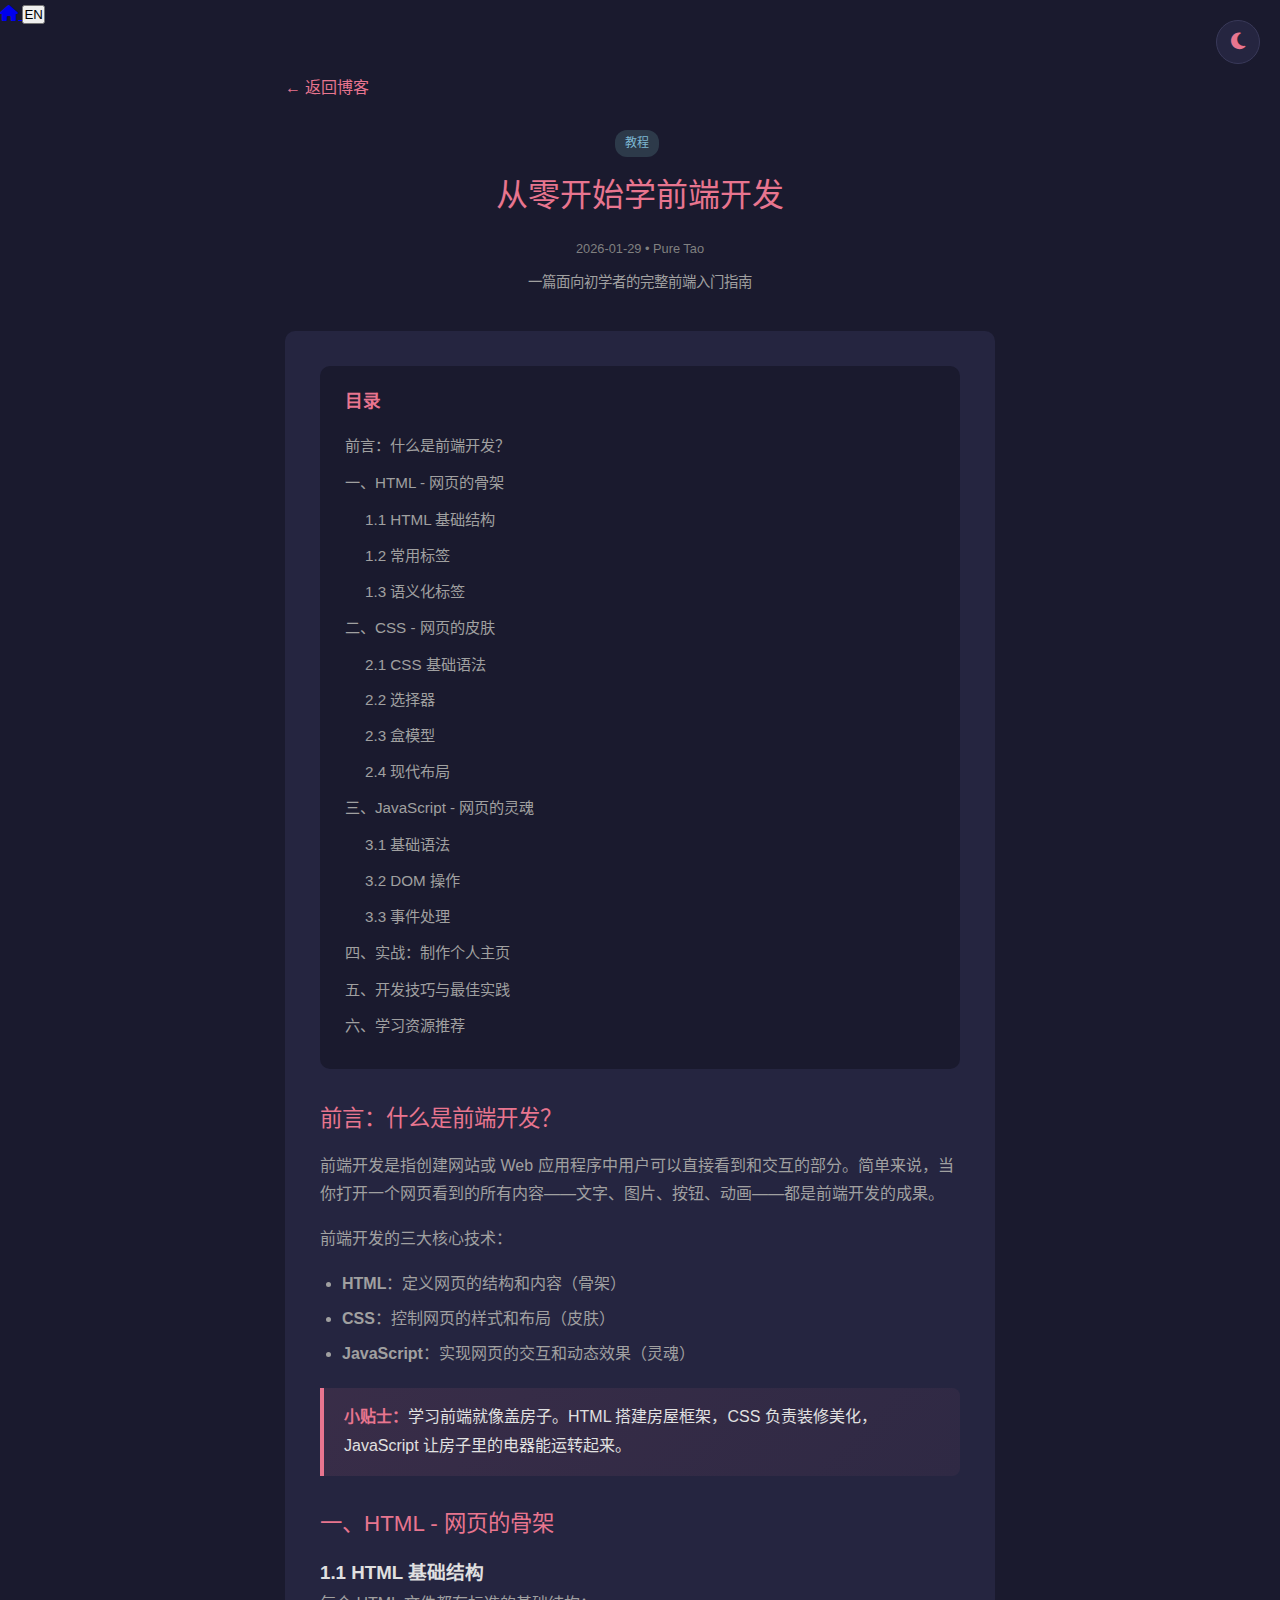
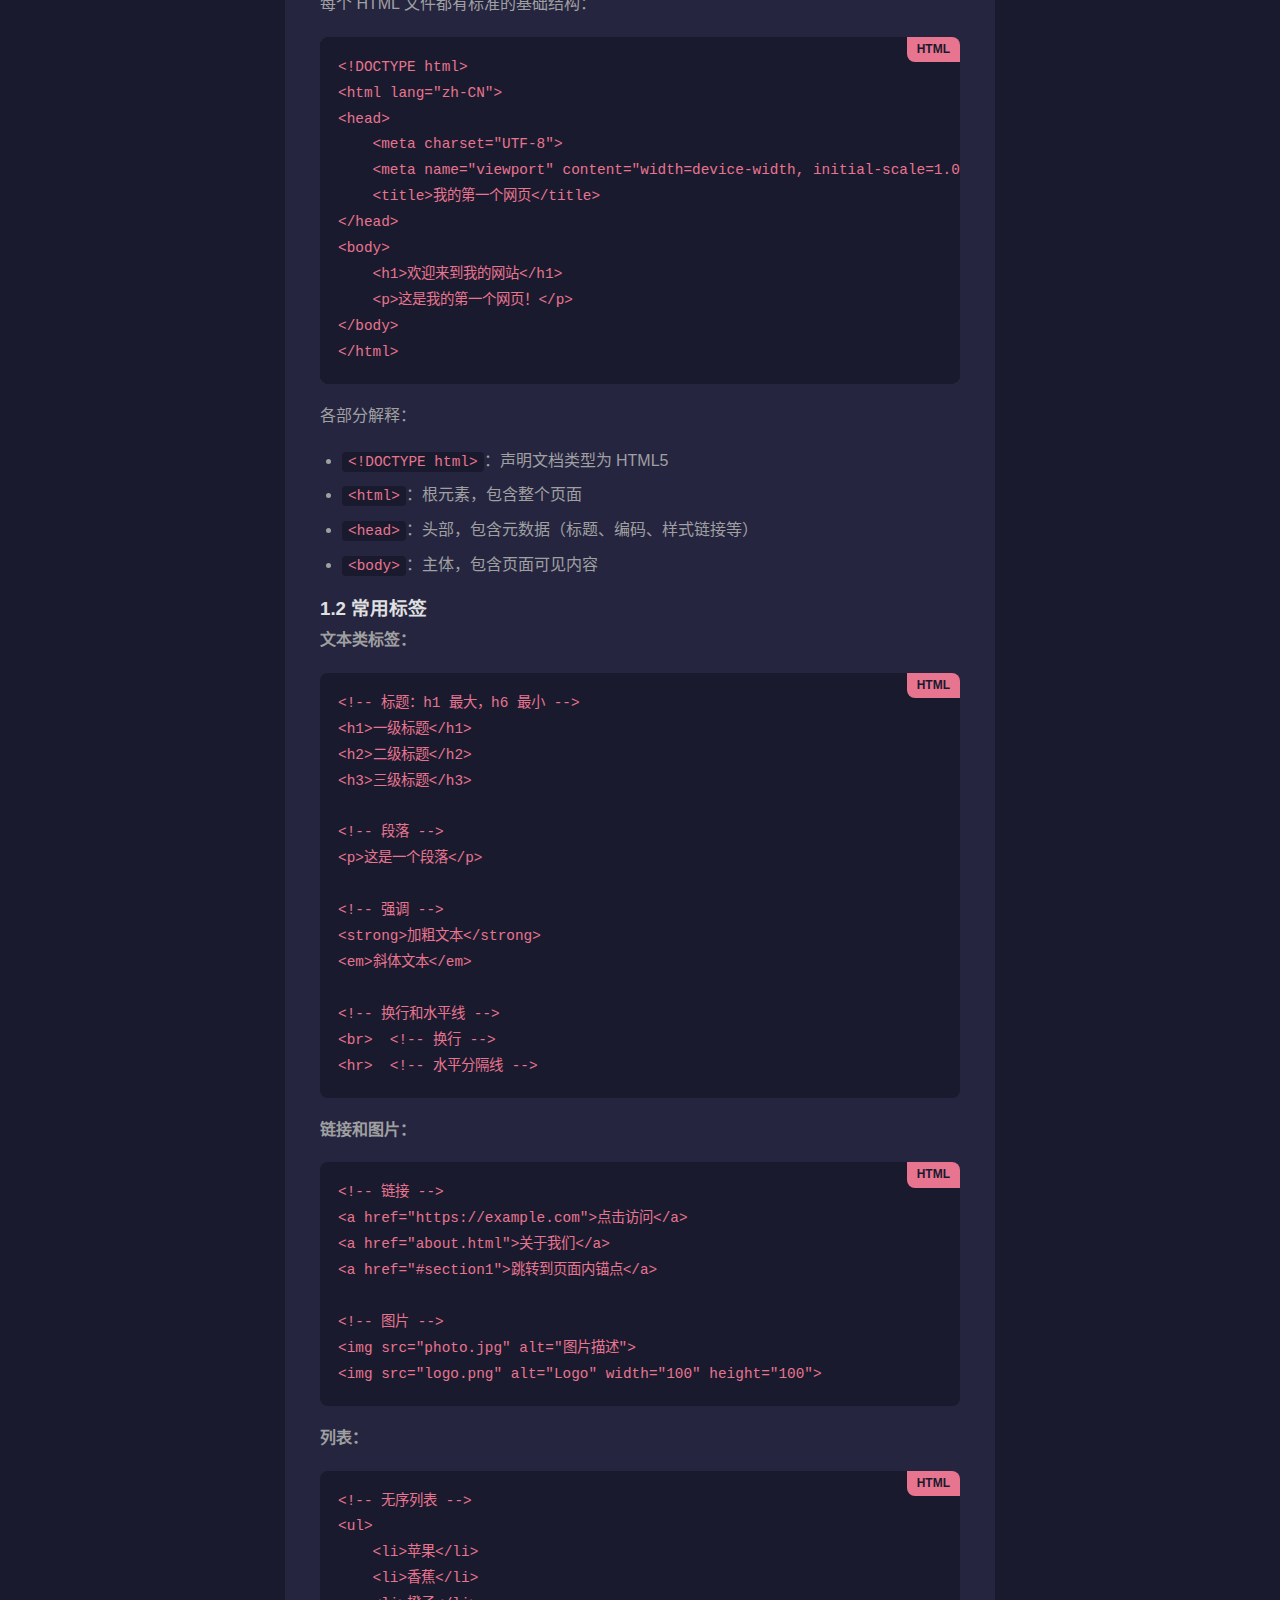
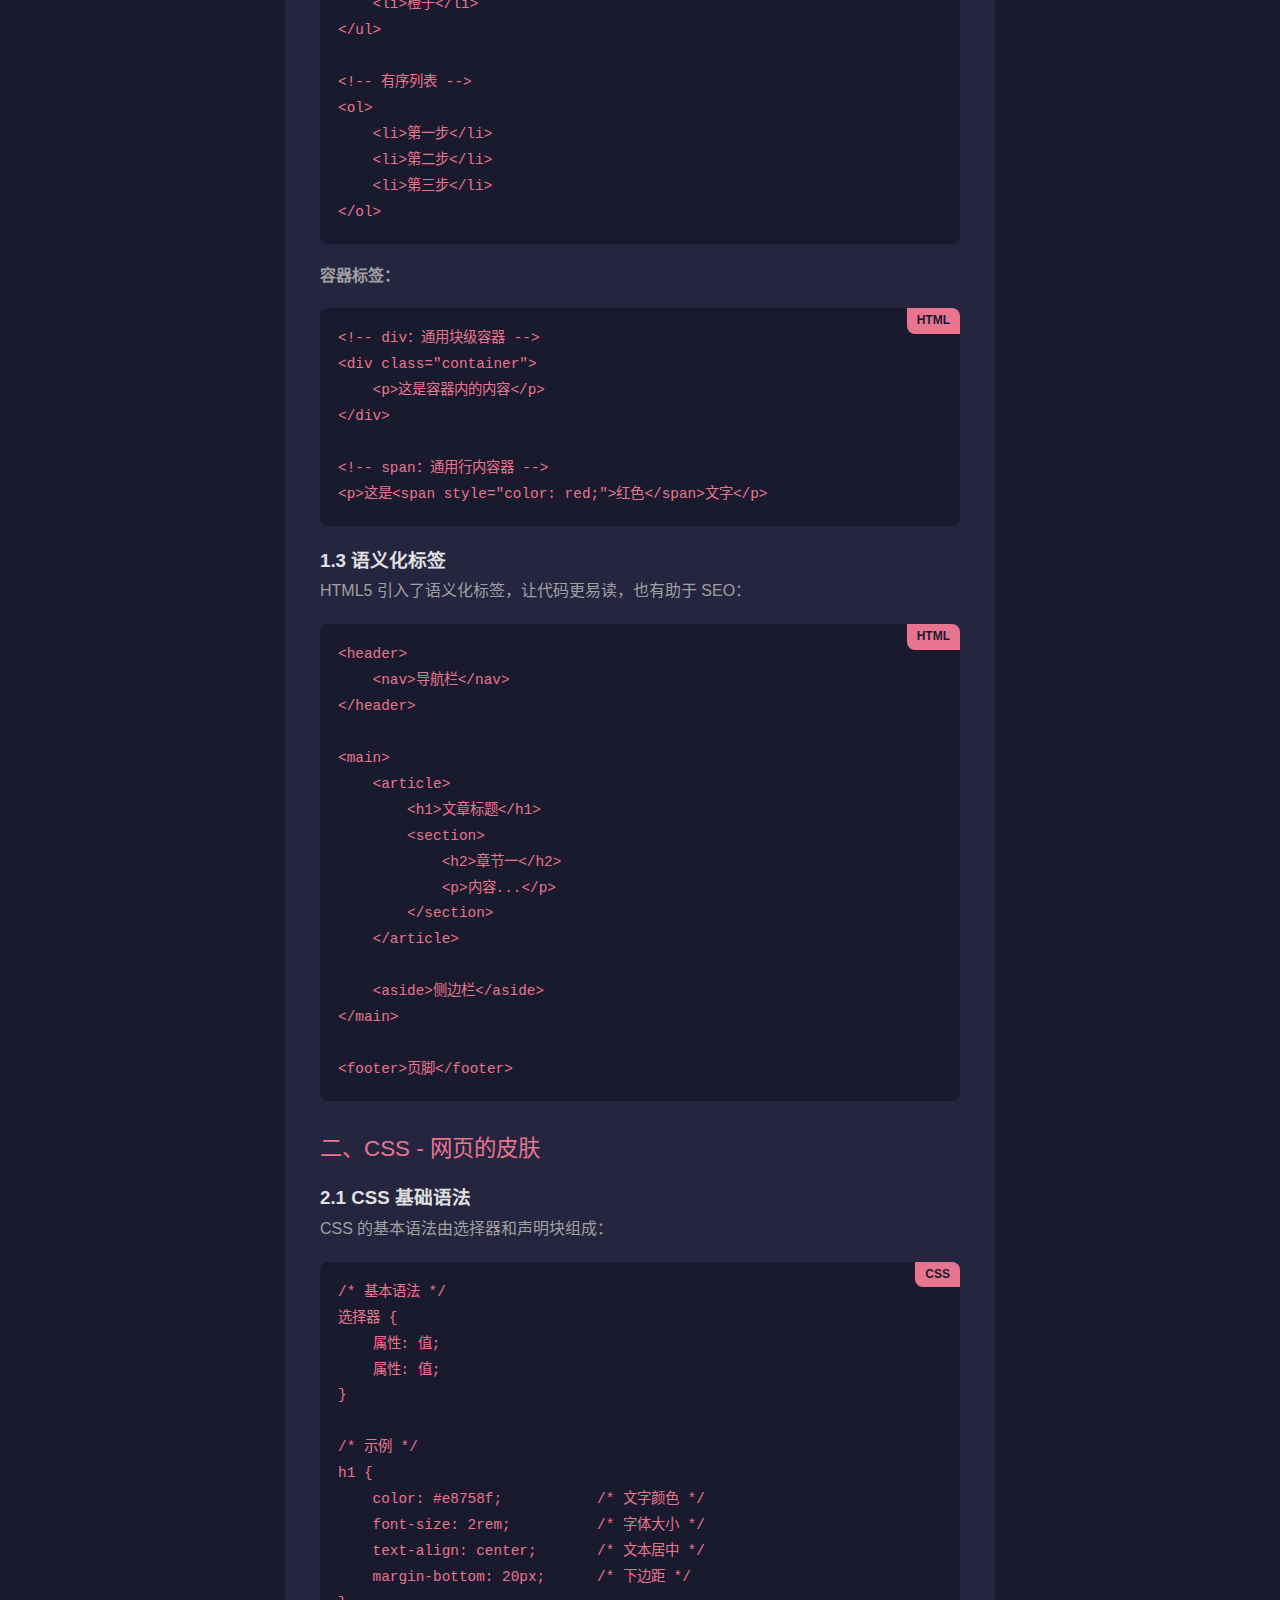
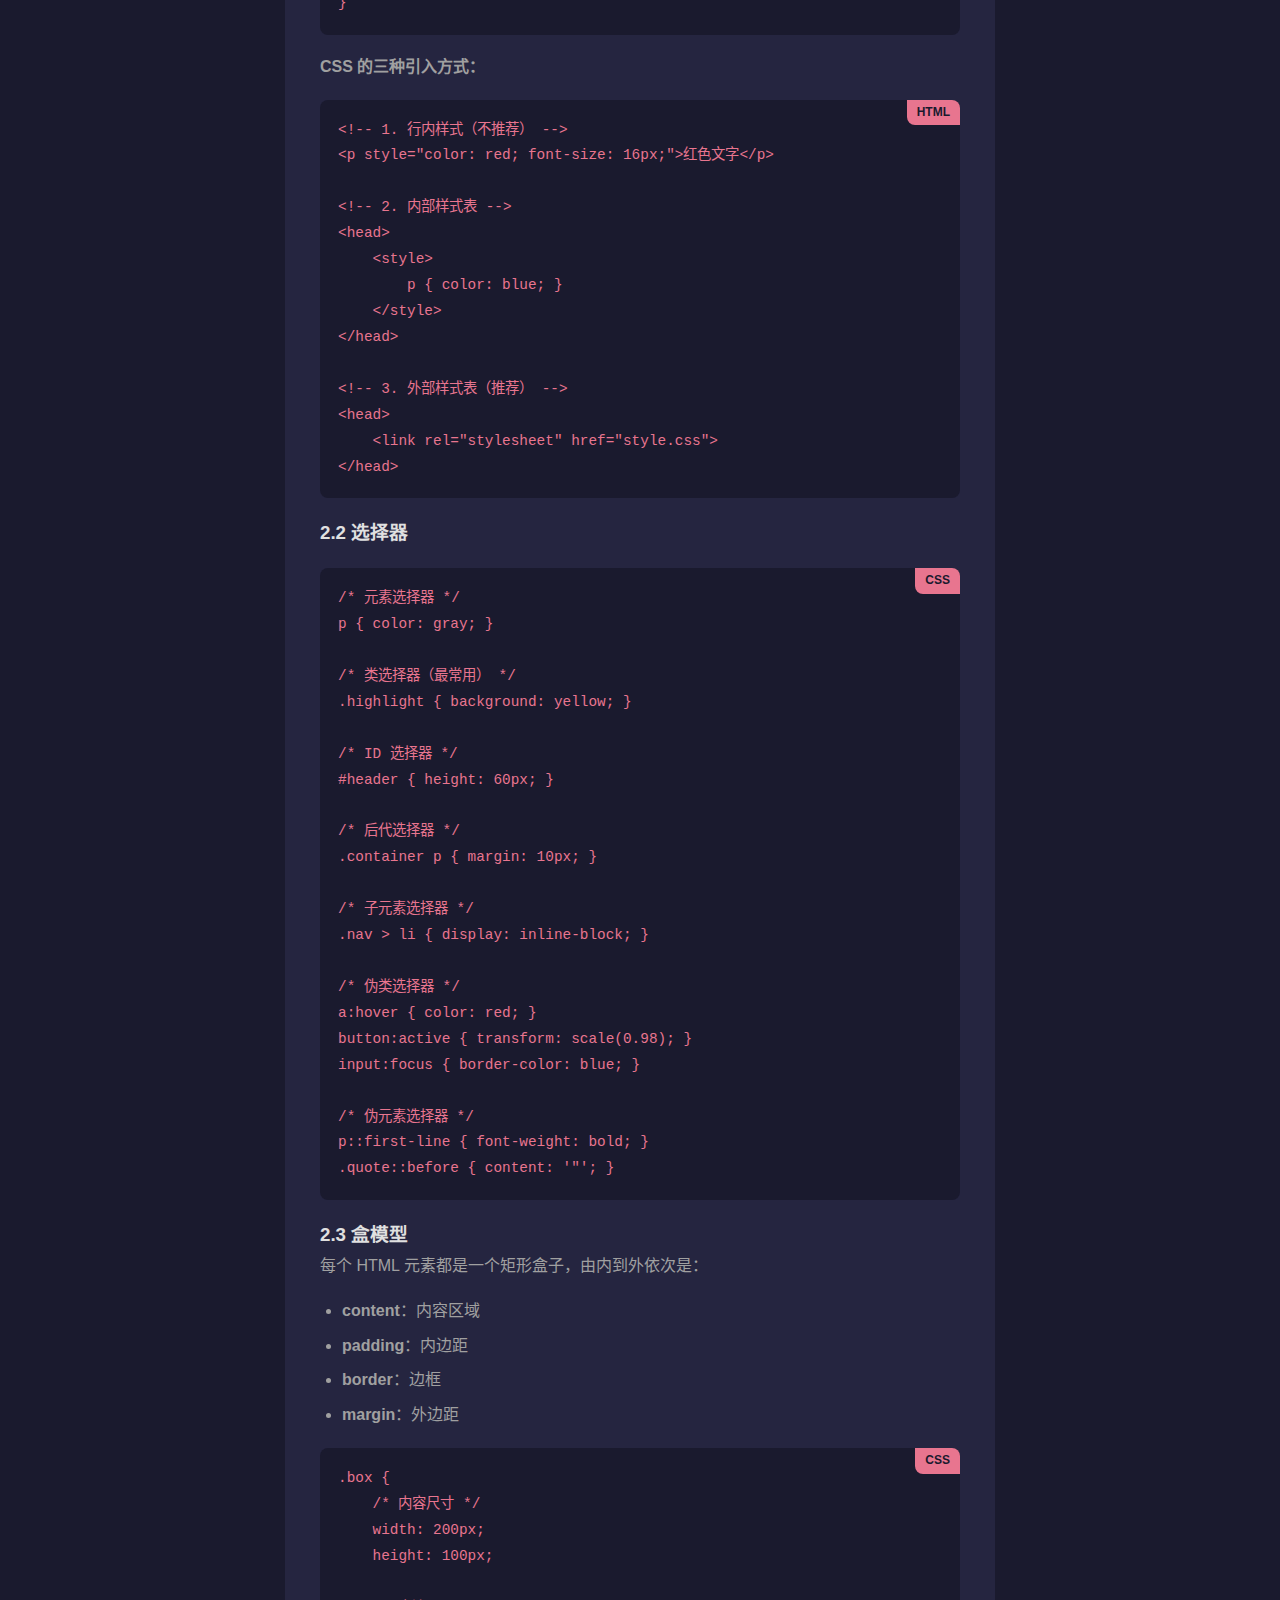
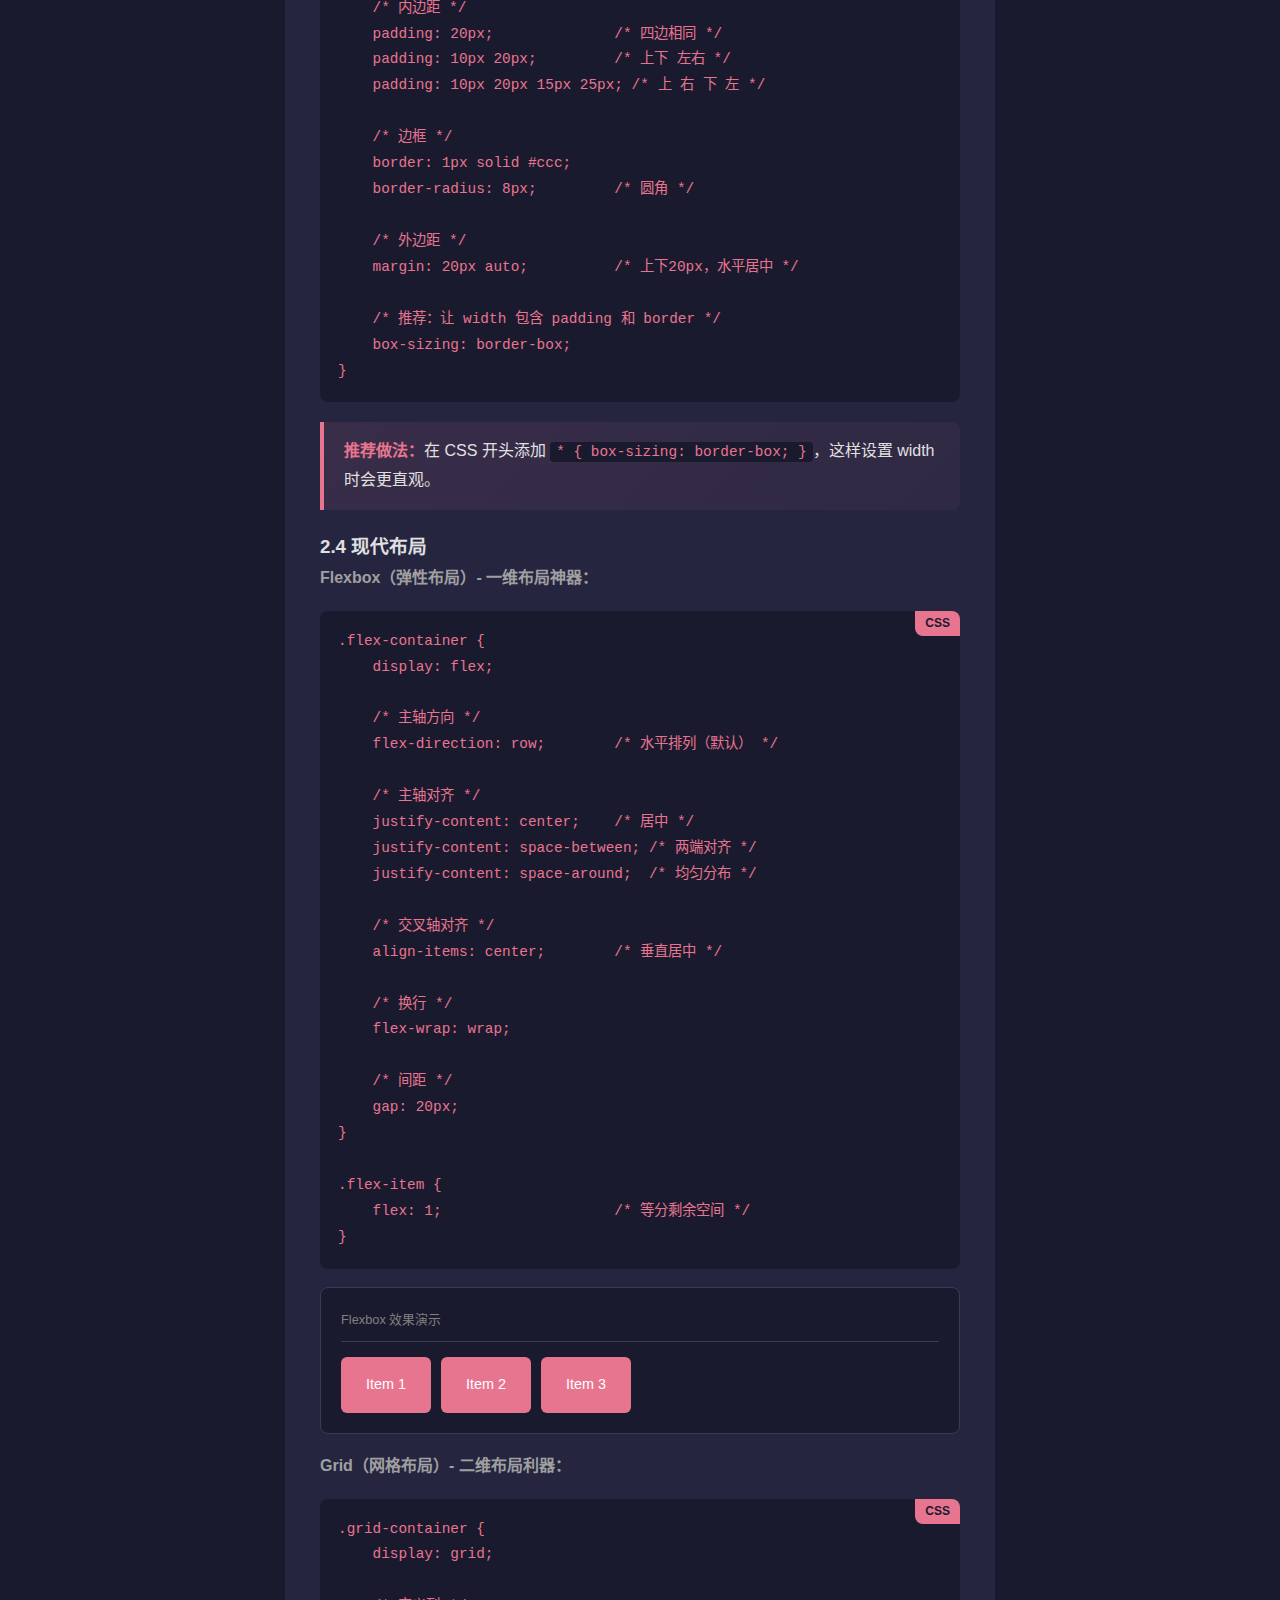
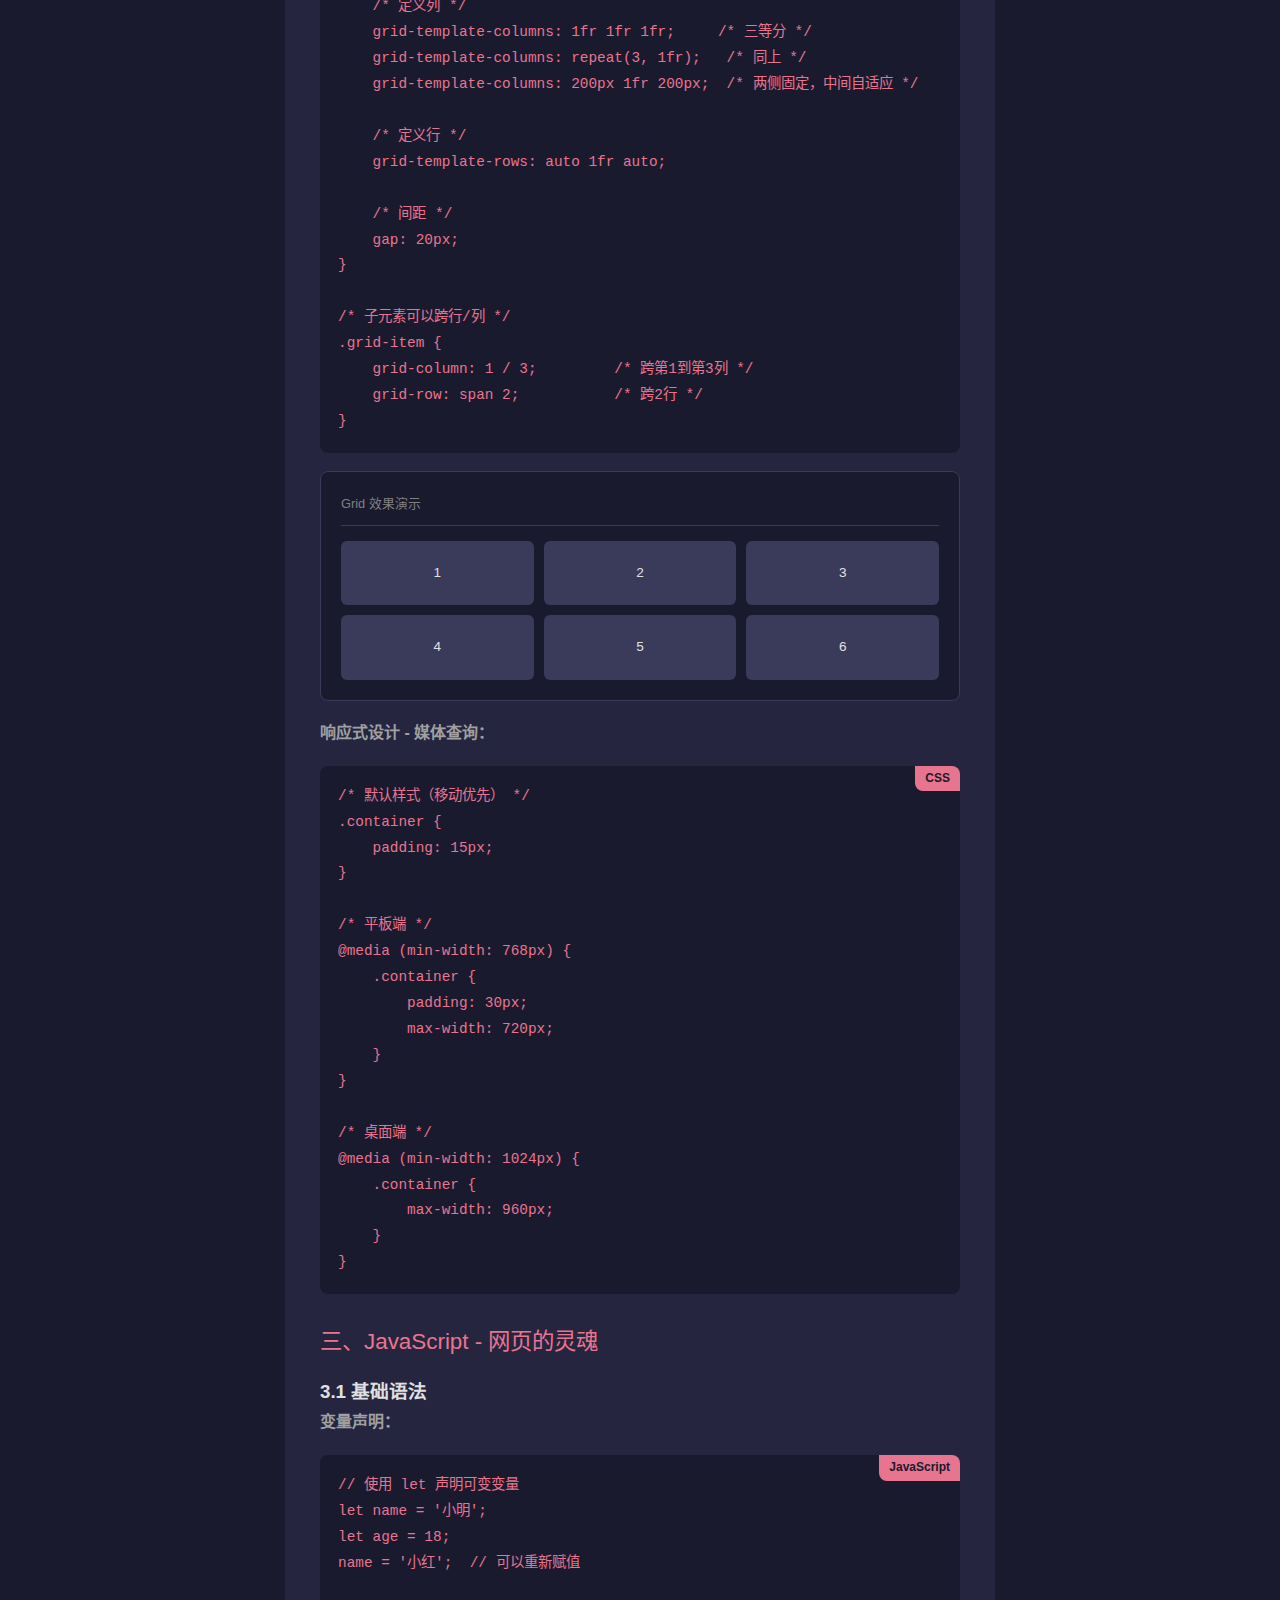
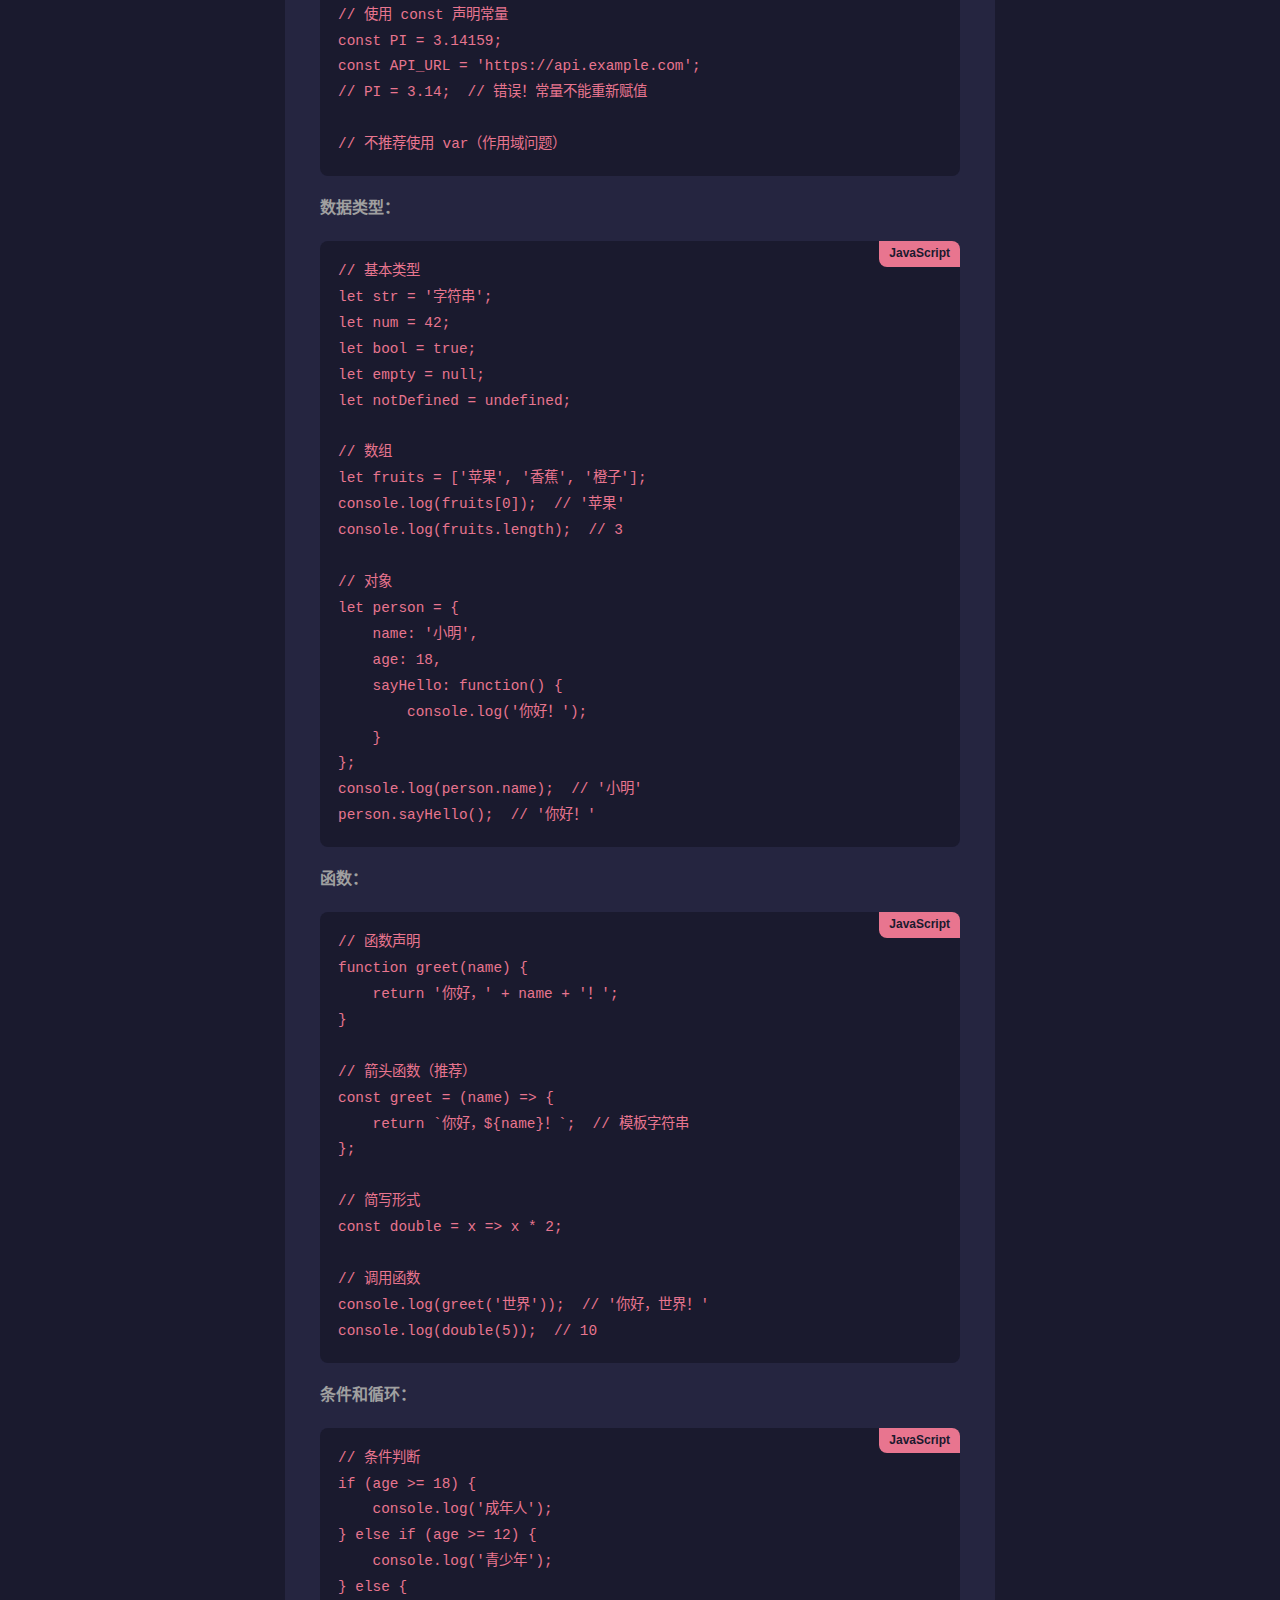
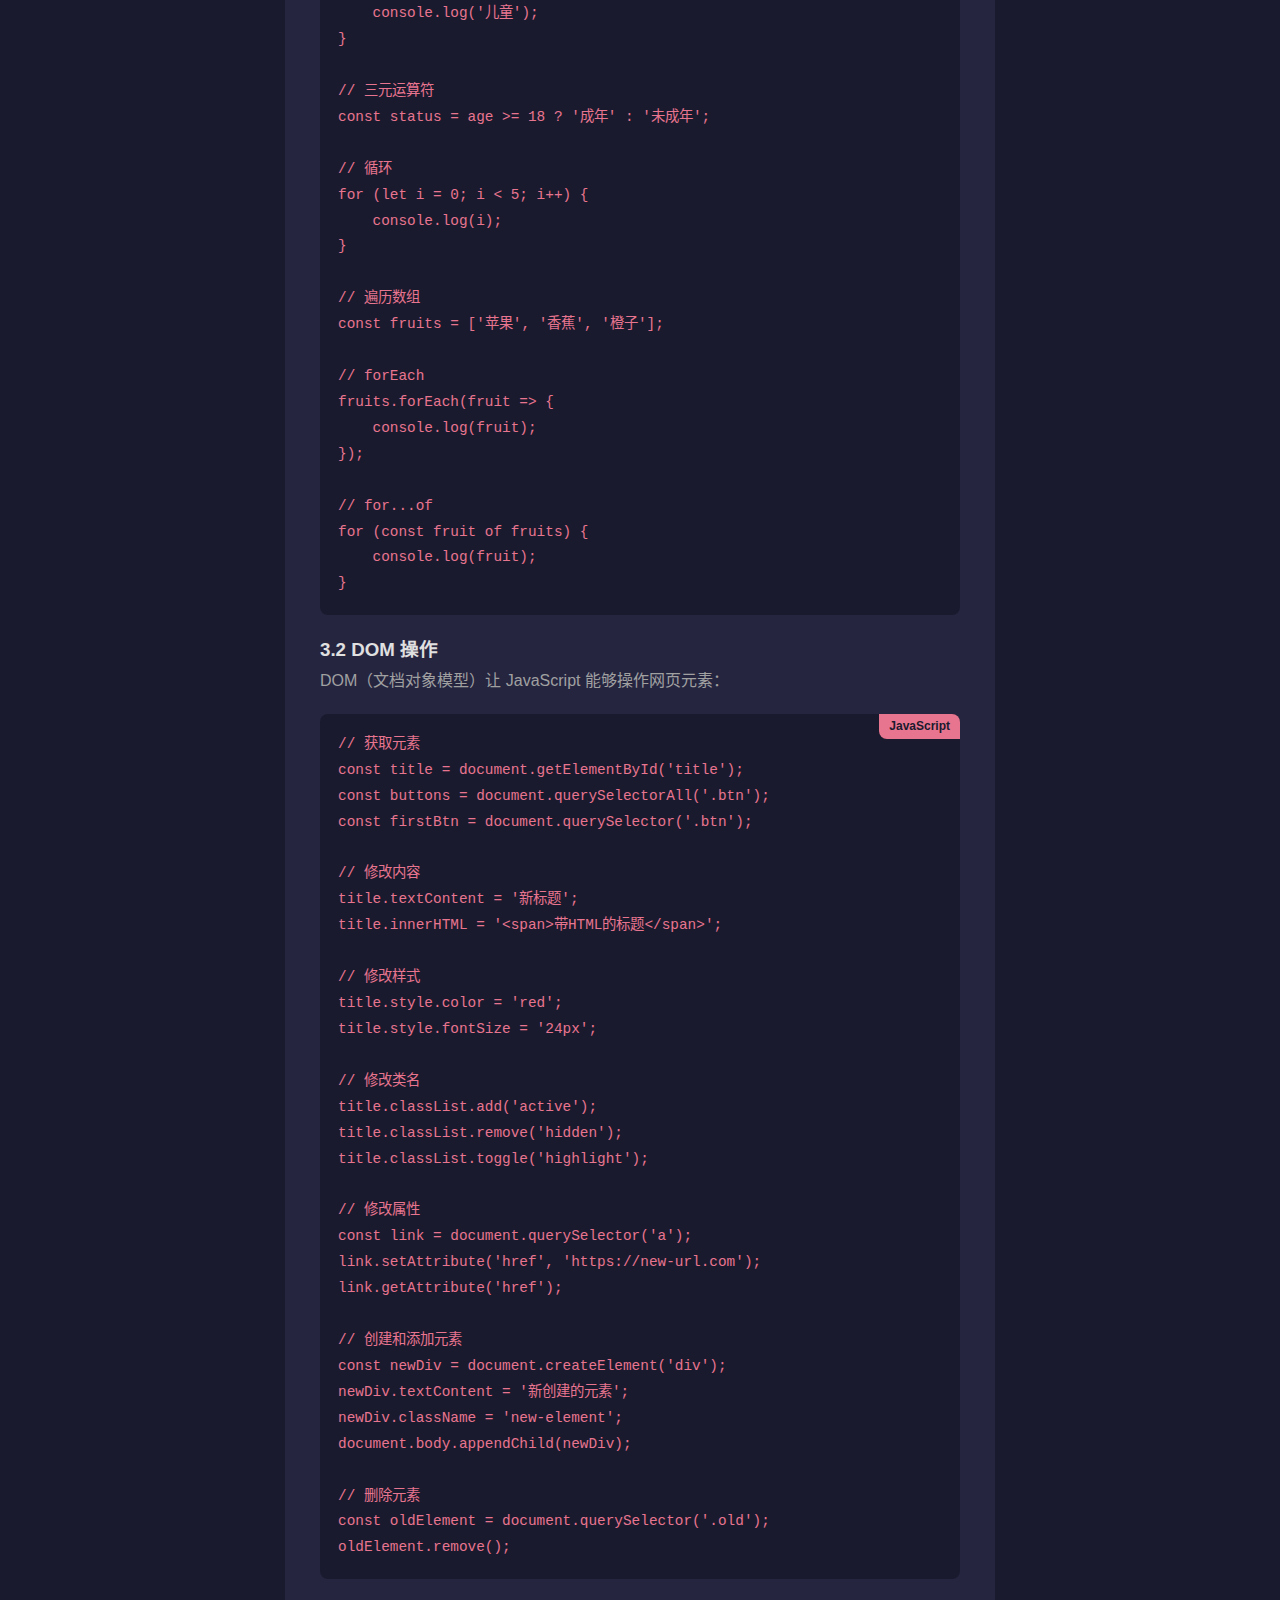
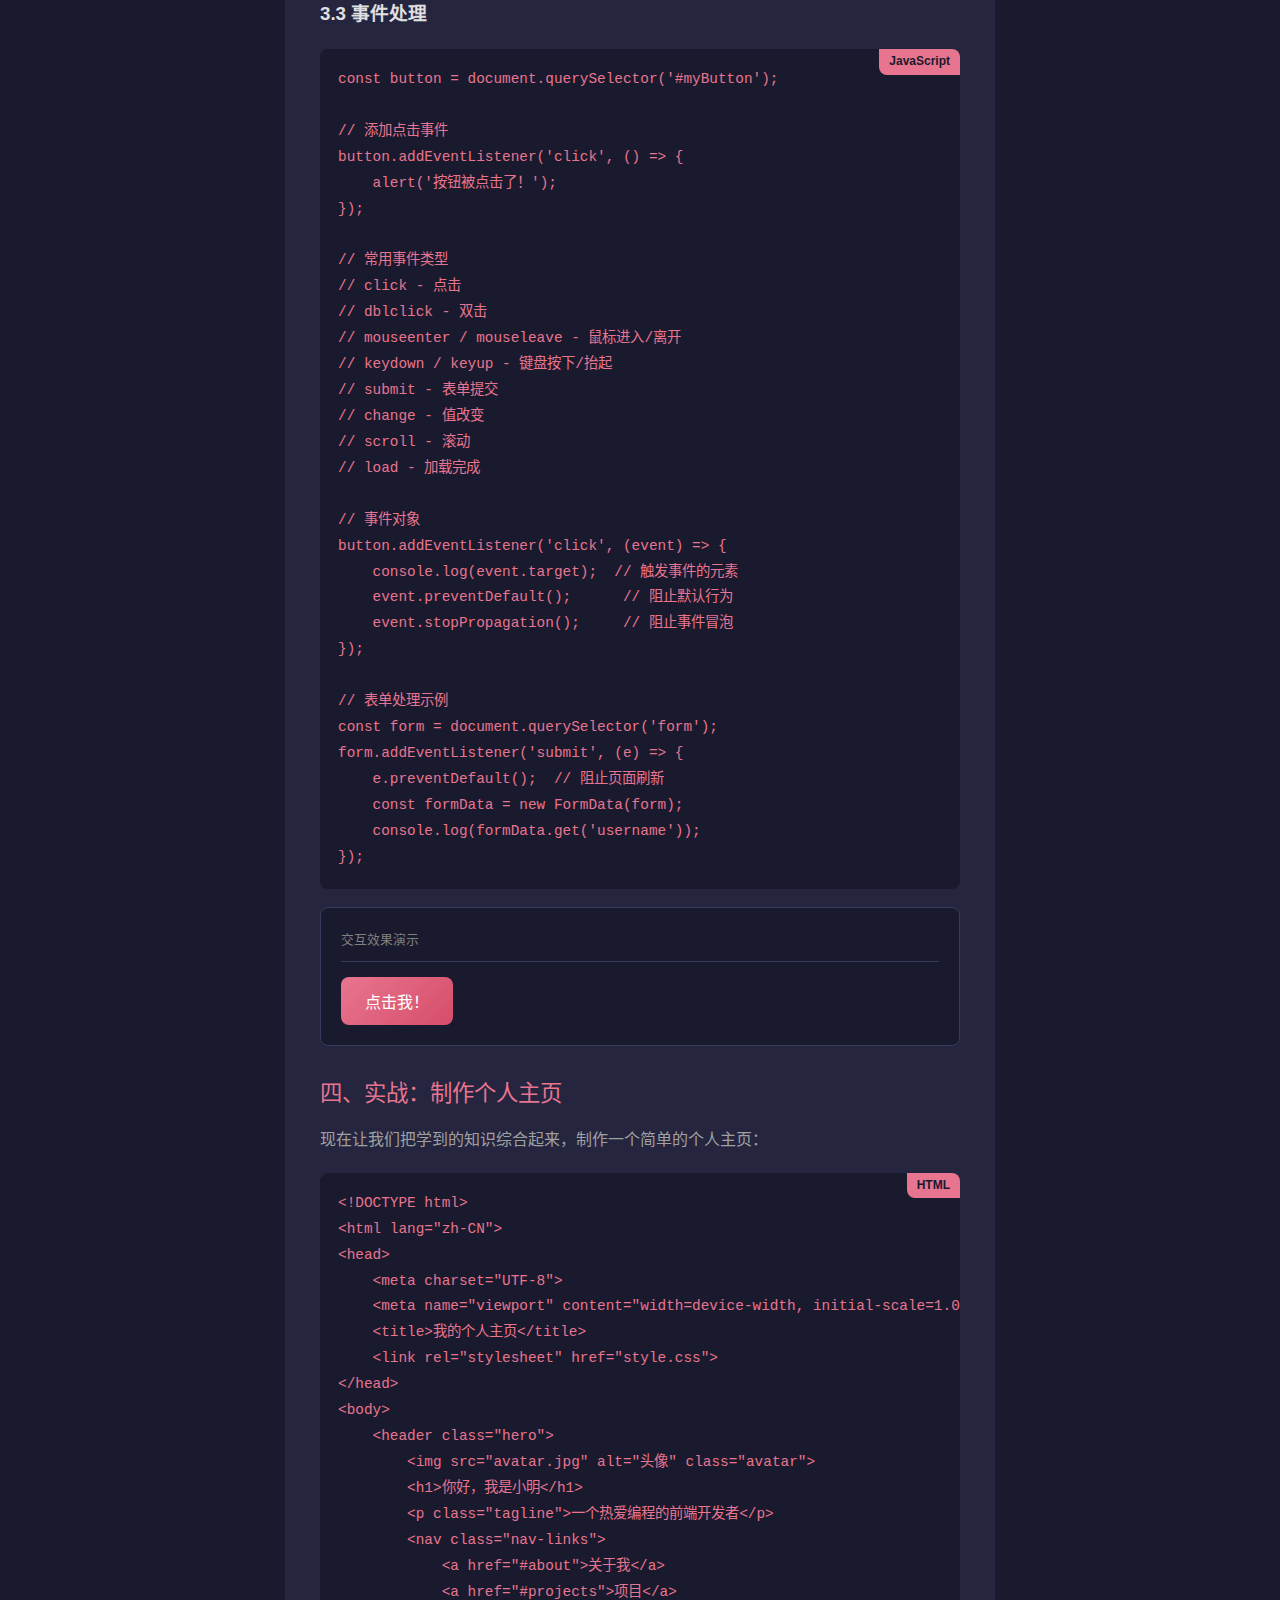
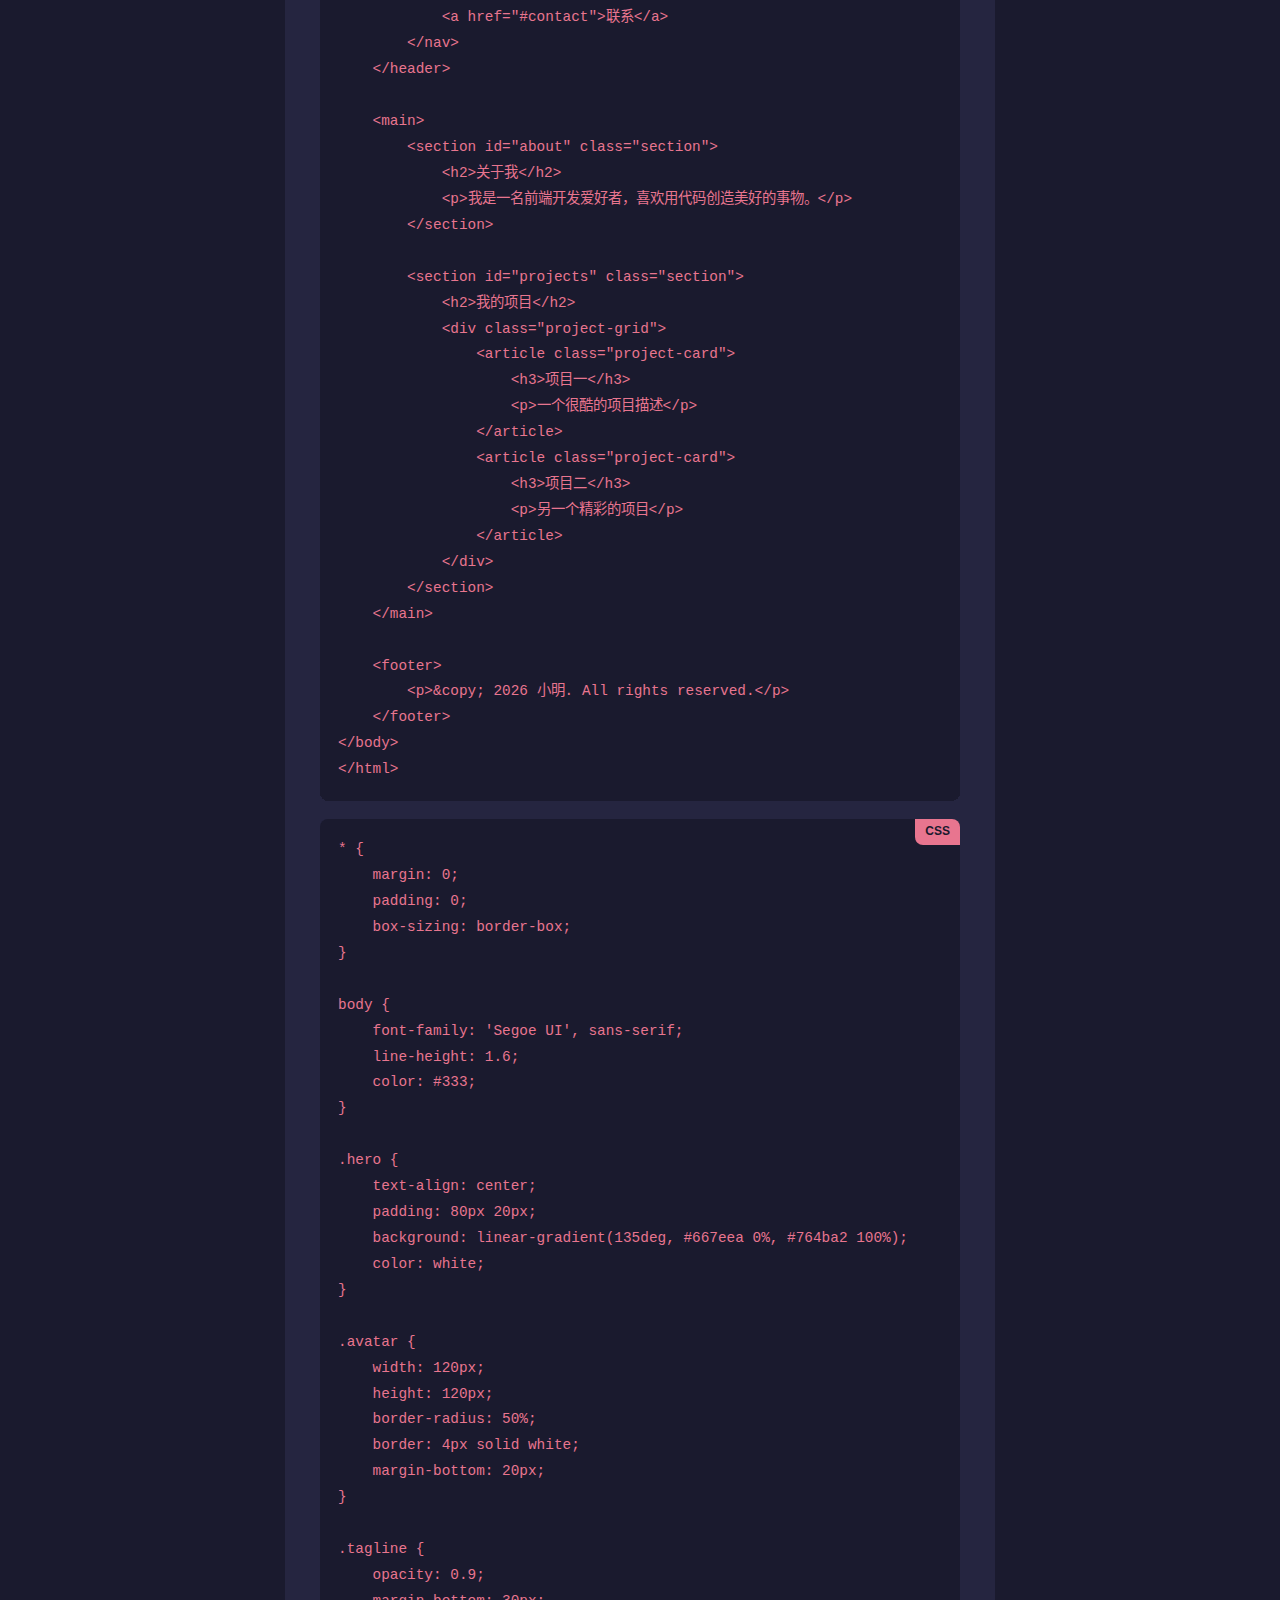
<file: posts/frontend-tutorial.html>
<!DOCTYPE html>
<html lang="zh-CN">
<head>
    <meta charset="UTF-8">
    <script>if(localStorage.getItem('theme')==='light')document.documentElement.setAttribute('data-theme','light');</script>
    <meta name="viewport" content="width=device-width, initial-scale=1.0">
    <title>从零开始学前端开发 - Pure Fruit</title>
    <link rel="icon" href="../Icon.png" type="image/png">
    <link rel="stylesheet" href="../style.css">
    <link rel="stylesheet" href="https://cdnjs.cloudflare.com/ajax/libs/font-awesome/6.4.0/css/all.min.css">
    <style>
        /* 代码高亮增强 */
        .code-block {
            position: relative;
            margin: 18px 0;
        }
        .code-block .lang-label {
            position: absolute;
            top: 0;
            right: 0;
            background: var(--accent);
            color: var(--bg-color);
            padding: 2px 10px;
            border-radius: 0 8px 0 8px;
            font-size: 0.75rem;
            font-weight: 600;
        }
        .tip-box {
            background: linear-gradient(135deg, rgba(232,117,143,0.1), rgba(232,117,143,0.05));
            border-left: 4px solid var(--accent);
            padding: 15px 20px;
            margin: 20px 0;
            border-radius: 0 8px 8px 0;
        }
        .tip-box strong {
            color: var(--accent);
        }
        .warning-box {
            background: linear-gradient(135deg, rgba(255,193,7,0.1), rgba(255,193,7,0.05));
            border-left: 4px solid #ffc107;
            padding: 15px 20px;
            margin: 20px 0;
            border-radius: 0 8px 8px 0;
        }
        .warning-box strong {
            color: #ffc107;
        }
        .demo-preview {
            background: var(--bg-code);
            border: 1px solid var(--divider);
            border-radius: 8px;
            padding: 20px;
            margin: 18px 0;
        }
        .demo-preview .demo-title {
            font-size: 0.8rem;
            color: var(--text-meta);
            margin-bottom: 15px;
            padding-bottom: 10px;
            border-bottom: 1px solid var(--divider);
        }
        /* 效果演示样式 */
        .demo-button {
            background: linear-gradient(135deg, #e8758f, #d64d6a);
            color: white;
            border: none;
            padding: 12px 24px;
            border-radius: 8px;
            cursor: pointer;
            font-size: 1rem;
            transition: transform 0.2s, box-shadow 0.2s;
        }
        .demo-button:hover {
            transform: translateY(-2px);
            box-shadow: 0 4px 15px rgba(232,117,143,0.4);
        }
        .demo-card {
            background: var(--bg-card);
            border-radius: 12px;
            padding: 20px;
            box-shadow: 0 4px 20px rgba(0,0,0,0.1);
            max-width: 300px;
        }
        .demo-card h4 {
            color: var(--accent);
            margin-bottom: 10px;
        }
        .demo-card p {
            color: var(--text-muted);
            font-size: 0.9rem;
            margin: 0;
        }
        .flex-demo {
            display: flex;
            gap: 10px;
            flex-wrap: wrap;
        }
        .flex-item {
            background: var(--accent);
            color: white;
            padding: 15px 25px;
            border-radius: 6px;
            font-size: 0.9rem;
        }
        .grid-demo {
            display: grid;
            grid-template-columns: repeat(3, 1fr);
            gap: 10px;
        }
        .grid-item {
            background: var(--divider);
            color: var(--text-color);
            padding: 20px;
            text-align: center;
            border-radius: 6px;
            font-size: 0.85rem;
        }
        .toc {
            background: var(--bg-code);
            padding: 20px 25px;
            border-radius: 10px;
            margin-bottom: 30px;
        }
        .toc h3 {
            color: var(--accent);
            margin-bottom: 15px;
            font-size: 1.1rem;
        }
        .toc ul {
            list-style: none;
            margin: 0;
            padding: 0;
        }
        .toc li {
            margin: 8px 0;
        }
        .toc a {
            color: var(--text-muted);
            text-decoration: none;
            font-size: 0.95rem;
            transition: color 0.2s;
        }
        .toc a:hover {
            color: var(--accent);
        }
        .toc .sub-item {
            margin-left: 20px;
            font-size: 0.9rem;
        }
    </style>
</head>
<body>
    <!-- 右侧功能按钮组 -->
    <div class="toggle-buttons">
        <a href="../index.html" class="home-toggle" title="返回主页">
            <i class="fas fa-home"></i>
        </a>
        <button class="theme-toggle" onclick="toggleTheme()" title="切换日间/夜间模式">
            <i class="fas fa-moon"></i>
        </button>
        <button class="lang-toggle" onclick="toggleLanguage()" title="切换中英文">
            <span id="langText">EN</span>
        </button>
    </div>

    <div class="article-container">
        <a href="../blog.html" class="back-link">← 返回博客</a>
        
        <article>
            <header class="article-header">
                <span class="post-tag tag-tutorial">教程</span>
                <h1 id="title-zh">从零开始学前端开发</h1>
                <h1 id="title-en" style="display: none;">Frontend Development from Scratch</h1>
                <div class="post-meta">2026-01-29 • Pure Tao</div>
                <p id="note-zh" style="font-size: 0.9rem; color: var(--text-muted); margin-top: 10px;">一篇面向初学者的完整前端入门指南</p>
                <p id="note-en" style="display: none; font-size: 0.9rem; color: var(--text-muted); margin-top: 10px;">A complete beginner's guide to frontend development</p>
            </header>
            
            <div class="article-content">
                <!-- 中文内容 -->
                <div class="lang-zh">
                    <!-- 目录 -->
                    <div class="toc">
                        <h3>目录</h3>
                        <ul>
                            <li><a href="#intro">前言：什么是前端开发？</a></li>
                            <li><a href="#html">一、HTML - 网页的骨架</a></li>
                            <li class="sub-item"><a href="#html-basic">1.1 HTML 基础结构</a></li>
                            <li class="sub-item"><a href="#html-tags">1.2 常用标签</a></li>
                            <li class="sub-item"><a href="#html-semantic">1.3 语义化标签</a></li>
                            <li><a href="#css">二、CSS - 网页的皮肤</a></li>
                            <li class="sub-item"><a href="#css-basic">2.1 CSS 基础语法</a></li>
                            <li class="sub-item"><a href="#css-selector">2.2 选择器</a></li>
                            <li class="sub-item"><a href="#css-box">2.3 盒模型</a></li>
                            <li class="sub-item"><a href="#css-layout">2.4 现代布局</a></li>
                            <li><a href="#js">三、JavaScript - 网页的灵魂</a></li>
                            <li class="sub-item"><a href="#js-basic">3.1 基础语法</a></li>
                            <li class="sub-item"><a href="#js-dom">3.2 DOM 操作</a></li>
                            <li class="sub-item"><a href="#js-event">3.3 事件处理</a></li>
                            <li><a href="#practice">四、实战：制作个人主页</a></li>
                            <li><a href="#tips">五、开发技巧与最佳实践</a></li>
                            <li><a href="#resources">六、学习资源推荐</a></li>
                        </ul>
                    </div>

                    <h2 id="intro">前言：什么是前端开发？</h2>
                    <p>前端开发是指创建网站或 Web 应用程序中用户可以直接看到和交互的部分。简单来说，当你打开一个网页看到的所有内容——文字、图片、按钮、动画——都是前端开发的成果。</p>
                    
                    <p>前端开发的三大核心技术：</p>
                    <ul>
                        <li><strong>HTML</strong>：定义网页的结构和内容（骨架）</li>
                        <li><strong>CSS</strong>：控制网页的样式和布局（皮肤）</li>
                        <li><strong>JavaScript</strong>：实现网页的交互和动态效果（灵魂）</li>
                    </ul>

                    <div class="tip-box">
                        <strong>小贴士：</strong>学习前端就像盖房子。HTML 搭建房屋框架，CSS 负责装修美化，JavaScript 让房子里的电器能运转起来。
                    </div>

                    <h2 id="html">一、HTML - 网页的骨架</h2>
                    
                    <h3 id="html-basic">1.1 HTML 基础结构</h3>
                    <p>每个 HTML 文件都有标准的基础结构：</p>
                    
                    <div class="code-block">
                        <span class="lang-label">HTML</span>
<pre><code>&lt;!DOCTYPE html&gt;
&lt;html lang="zh-CN"&gt;
&lt;head&gt;
    &lt;meta charset="UTF-8"&gt;
    &lt;meta name="viewport" content="width=device-width, initial-scale=1.0"&gt;
    &lt;title&gt;我的第一个网页&lt;/title&gt;
&lt;/head&gt;
&lt;body&gt;
    &lt;h1&gt;欢迎来到我的网站&lt;/h1&gt;
    &lt;p&gt;这是我的第一个网页！&lt;/p&gt;
&lt;/body&gt;
&lt;/html&gt;</code></pre>
                    </div>

                    <p>各部分解释：</p>
                    <ul>
                        <li><code>&lt;!DOCTYPE html&gt;</code>：声明文档类型为 HTML5</li>
                        <li><code>&lt;html&gt;</code>：根元素，包含整个页面</li>
                        <li><code>&lt;head&gt;</code>：头部，包含元数据（标题、编码、样式链接等）</li>
                        <li><code>&lt;body&gt;</code>：主体，包含页面可见内容</li>
                    </ul>

                    <h3 id="html-tags">1.2 常用标签</h3>
                    
                    <p><strong>文本类标签：</strong></p>
                    <div class="code-block">
                        <span class="lang-label">HTML</span>
<pre><code>&lt;!-- 标题：h1 最大，h6 最小 --&gt;
&lt;h1&gt;一级标题&lt;/h1&gt;
&lt;h2&gt;二级标题&lt;/h2&gt;
&lt;h3&gt;三级标题&lt;/h3&gt;

&lt;!-- 段落 --&gt;
&lt;p&gt;这是一个段落&lt;/p&gt;

&lt;!-- 强调 --&gt;
&lt;strong&gt;加粗文本&lt;/strong&gt;
&lt;em&gt;斜体文本&lt;/em&gt;

&lt;!-- 换行和水平线 --&gt;
&lt;br&gt;  &lt;!-- 换行 --&gt;
&lt;hr&gt;  &lt;!-- 水平分隔线 --&gt;</code></pre>
                    </div>

                    <p><strong>链接和图片：</strong></p>
                    <div class="code-block">
                        <span class="lang-label">HTML</span>
<pre><code>&lt;!-- 链接 --&gt;
&lt;a href="https://example.com"&gt;点击访问&lt;/a&gt;
&lt;a href="about.html"&gt;关于我们&lt;/a&gt;
&lt;a href="#section1"&gt;跳转到页面内锚点&lt;/a&gt;

&lt;!-- 图片 --&gt;
&lt;img src="photo.jpg" alt="图片描述"&gt;
&lt;img src="logo.png" alt="Logo" width="100" height="100"&gt;</code></pre>
                    </div>

                    <p><strong>列表：</strong></p>
                    <div class="code-block">
                        <span class="lang-label">HTML</span>
<pre><code>&lt;!-- 无序列表 --&gt;
&lt;ul&gt;
    &lt;li&gt;苹果&lt;/li&gt;
    &lt;li&gt;香蕉&lt;/li&gt;
    &lt;li&gt;橙子&lt;/li&gt;
&lt;/ul&gt;

&lt;!-- 有序列表 --&gt;
&lt;ol&gt;
    &lt;li&gt;第一步&lt;/li&gt;
    &lt;li&gt;第二步&lt;/li&gt;
    &lt;li&gt;第三步&lt;/li&gt;
&lt;/ol&gt;</code></pre>
                    </div>

                    <p><strong>容器标签：</strong></p>
                    <div class="code-block">
                        <span class="lang-label">HTML</span>
<pre><code>&lt;!-- div：通用块级容器 --&gt;
&lt;div class="container"&gt;
    &lt;p&gt;这是容器内的内容&lt;/p&gt;
&lt;/div&gt;

&lt;!-- span：通用行内容器 --&gt;
&lt;p&gt;这是&lt;span style="color: red;"&gt;红色&lt;/span&gt;文字&lt;/p&gt;</code></pre>
                    </div>

                    <h3 id="html-semantic">1.3 语义化标签</h3>
                    <p>HTML5 引入了语义化标签，让代码更易读，也有助于 SEO：</p>
                    
                    <div class="code-block">
                        <span class="lang-label">HTML</span>
<pre><code>&lt;header&gt;
    &lt;nav&gt;导航栏&lt;/nav&gt;
&lt;/header&gt;

&lt;main&gt;
    &lt;article&gt;
        &lt;h1&gt;文章标题&lt;/h1&gt;
        &lt;section&gt;
            &lt;h2&gt;章节一&lt;/h2&gt;
            &lt;p&gt;内容...&lt;/p&gt;
        &lt;/section&gt;
    &lt;/article&gt;
    
    &lt;aside&gt;侧边栏&lt;/aside&gt;
&lt;/main&gt;

&lt;footer&gt;页脚&lt;/footer&gt;</code></pre>
                    </div>

                    <h2 id="css">二、CSS - 网页的皮肤</h2>
                    
                    <h3 id="css-basic">2.1 CSS 基础语法</h3>
                    <p>CSS 的基本语法由选择器和声明块组成：</p>
                    
                    <div class="code-block">
                        <span class="lang-label">CSS</span>
<pre><code>/* 基本语法 */
选择器 {
    属性: 值;
    属性: 值;
}

/* 示例 */
h1 {
    color: #e8758f;           /* 文字颜色 */
    font-size: 2rem;          /* 字体大小 */
    text-align: center;       /* 文本居中 */
    margin-bottom: 20px;      /* 下边距 */
}</code></pre>
                    </div>

                    <p><strong>CSS 的三种引入方式：</strong></p>
                    <div class="code-block">
                        <span class="lang-label">HTML</span>
<pre><code>&lt;!-- 1. 行内样式（不推荐） --&gt;
&lt;p style="color: red; font-size: 16px;"&gt;红色文字&lt;/p&gt;

&lt;!-- 2. 内部样式表 --&gt;
&lt;head&gt;
    &lt;style&gt;
        p { color: blue; }
    &lt;/style&gt;
&lt;/head&gt;

&lt;!-- 3. 外部样式表（推荐） --&gt;
&lt;head&gt;
    &lt;link rel="stylesheet" href="style.css"&gt;
&lt;/head&gt;</code></pre>
                    </div>

                    <h3 id="css-selector">2.2 选择器</h3>
                    <div class="code-block">
                        <span class="lang-label">CSS</span>
<pre><code>/* 元素选择器 */
p { color: gray; }

/* 类选择器（最常用） */
.highlight { background: yellow; }

/* ID 选择器 */
#header { height: 60px; }

/* 后代选择器 */
.container p { margin: 10px; }

/* 子元素选择器 */
.nav > li { display: inline-block; }

/* 伪类选择器 */
a:hover { color: red; }
button:active { transform: scale(0.98); }
input:focus { border-color: blue; }

/* 伪元素选择器 */
p::first-line { font-weight: bold; }
.quote::before { content: '"'; }</code></pre>
                    </div>

                    <h3 id="css-box">2.3 盒模型</h3>
                    <p>每个 HTML 元素都是一个矩形盒子，由内到外依次是：</p>
                    <ul>
                        <li><strong>content</strong>：内容区域</li>
                        <li><strong>padding</strong>：内边距</li>
                        <li><strong>border</strong>：边框</li>
                        <li><strong>margin</strong>：外边距</li>
                    </ul>

                    <div class="code-block">
                        <span class="lang-label">CSS</span>
<pre><code>.box {
    /* 内容尺寸 */
    width: 200px;
    height: 100px;
    
    /* 内边距 */
    padding: 20px;              /* 四边相同 */
    padding: 10px 20px;         /* 上下 左右 */
    padding: 10px 20px 15px 25px; /* 上 右 下 左 */
    
    /* 边框 */
    border: 1px solid #ccc;
    border-radius: 8px;         /* 圆角 */
    
    /* 外边距 */
    margin: 20px auto;          /* 上下20px，水平居中 */
    
    /* 推荐：让 width 包含 padding 和 border */
    box-sizing: border-box;
}</code></pre>
                    </div>

                    <div class="tip-box">
                        <strong>推荐做法：</strong>在 CSS 开头添加 <code>* { box-sizing: border-box; }</code>，这样设置 width 时会更直观。
                    </div>

                    <h3 id="css-layout">2.4 现代布局</h3>
                    
                    <p><strong>Flexbox（弹性布局）- 一维布局神器：</strong></p>
                    <div class="code-block">
                        <span class="lang-label">CSS</span>
<pre><code>.flex-container {
    display: flex;
    
    /* 主轴方向 */
    flex-direction: row;        /* 水平排列（默认） */
    
    /* 主轴对齐 */
    justify-content: center;    /* 居中 */
    justify-content: space-between; /* 两端对齐 */
    justify-content: space-around;  /* 均匀分布 */
    
    /* 交叉轴对齐 */
    align-items: center;        /* 垂直居中 */
    
    /* 换行 */
    flex-wrap: wrap;
    
    /* 间距 */
    gap: 20px;
}

.flex-item {
    flex: 1;                    /* 等分剩余空间 */
}</code></pre>
                    </div>

                    <div class="demo-preview">
                        <div class="demo-title">Flexbox 效果演示</div>
                        <div class="flex-demo">
                            <div class="flex-item">Item 1</div>
                            <div class="flex-item">Item 2</div>
                            <div class="flex-item">Item 3</div>
                        </div>
                    </div>

                    <p><strong>Grid（网格布局）- 二维布局利器：</strong></p>
                    <div class="code-block">
                        <span class="lang-label">CSS</span>
<pre><code>.grid-container {
    display: grid;
    
    /* 定义列 */
    grid-template-columns: 1fr 1fr 1fr;     /* 三等分 */
    grid-template-columns: repeat(3, 1fr);   /* 同上 */
    grid-template-columns: 200px 1fr 200px;  /* 两侧固定，中间自适应 */
    
    /* 定义行 */
    grid-template-rows: auto 1fr auto;
    
    /* 间距 */
    gap: 20px;
}

/* 子元素可以跨行/列 */
.grid-item {
    grid-column: 1 / 3;         /* 跨第1到第3列 */
    grid-row: span 2;           /* 跨2行 */
}</code></pre>
                    </div>

                    <div class="demo-preview">
                        <div class="demo-title">Grid 效果演示</div>
                        <div class="grid-demo">
                            <div class="grid-item">1</div>
                            <div class="grid-item">2</div>
                            <div class="grid-item">3</div>
                            <div class="grid-item">4</div>
                            <div class="grid-item">5</div>
                            <div class="grid-item">6</div>
                        </div>
                    </div>

                    <p><strong>响应式设计 - 媒体查询：</strong></p>
                    <div class="code-block">
                        <span class="lang-label">CSS</span>
<pre><code>/* 默认样式（移动优先） */
.container {
    padding: 15px;
}

/* 平板端 */
@media (min-width: 768px) {
    .container {
        padding: 30px;
        max-width: 720px;
    }
}

/* 桌面端 */
@media (min-width: 1024px) {
    .container {
        max-width: 960px;
    }
}</code></pre>
                    </div>

                    <h2 id="js">三、JavaScript - 网页的灵魂</h2>
                    
                    <h3 id="js-basic">3.1 基础语法</h3>
                    
                    <p><strong>变量声明：</strong></p>
                    <div class="code-block">
                        <span class="lang-label">JavaScript</span>
<pre><code>// 使用 let 声明可变变量
let name = '小明';
let age = 18;
name = '小红';  // 可以重新赋值

// 使用 const 声明常量
const PI = 3.14159;
const API_URL = 'https://api.example.com';
// PI = 3.14;  // 错误！常量不能重新赋值

// 不推荐使用 var（作用域问题）</code></pre>
                    </div>

                    <p><strong>数据类型：</strong></p>
                    <div class="code-block">
                        <span class="lang-label">JavaScript</span>
<pre><code>// 基本类型
let str = '字符串';
let num = 42;
let bool = true;
let empty = null;
let notDefined = undefined;

// 数组
let fruits = ['苹果', '香蕉', '橙子'];
console.log(fruits[0]);  // '苹果'
console.log(fruits.length);  // 3

// 对象
let person = {
    name: '小明',
    age: 18,
    sayHello: function() {
        console.log('你好！');
    }
};
console.log(person.name);  // '小明'
person.sayHello();  // '你好！'</code></pre>
                    </div>

                    <p><strong>函数：</strong></p>
                    <div class="code-block">
                        <span class="lang-label">JavaScript</span>
<pre><code>// 函数声明
function greet(name) {
    return '你好，' + name + '！';
}

// 箭头函数（推荐）
const greet = (name) => {
    return `你好，${name}！`;  // 模板字符串
};

// 简写形式
const double = x => x * 2;

// 调用函数
console.log(greet('世界'));  // '你好，世界！'
console.log(double(5));  // 10</code></pre>
                    </div>

                    <p><strong>条件和循环：</strong></p>
                    <div class="code-block">
                        <span class="lang-label">JavaScript</span>
<pre><code>// 条件判断
if (age >= 18) {
    console.log('成年人');
} else if (age >= 12) {
    console.log('青少年');
} else {
    console.log('儿童');
}

// 三元运算符
const status = age >= 18 ? '成年' : '未成年';

// 循环
for (let i = 0; i < 5; i++) {
    console.log(i);
}

// 遍历数组
const fruits = ['苹果', '香蕉', '橙子'];

// forEach
fruits.forEach(fruit => {
    console.log(fruit);
});

// for...of
for (const fruit of fruits) {
    console.log(fruit);
}</code></pre>
                    </div>

                    <h3 id="js-dom">3.2 DOM 操作</h3>
                    <p>DOM（文档对象模型）让 JavaScript 能够操作网页元素：</p>
                    
                    <div class="code-block">
                        <span class="lang-label">JavaScript</span>
<pre><code>// 获取元素
const title = document.getElementById('title');
const buttons = document.querySelectorAll('.btn');
const firstBtn = document.querySelector('.btn');

// 修改内容
title.textContent = '新标题';
title.innerHTML = '&lt;span&gt;带HTML的标题&lt;/span&gt;';

// 修改样式
title.style.color = 'red';
title.style.fontSize = '24px';

// 修改类名
title.classList.add('active');
title.classList.remove('hidden');
title.classList.toggle('highlight');

// 修改属性
const link = document.querySelector('a');
link.setAttribute('href', 'https://new-url.com');
link.getAttribute('href');

// 创建和添加元素
const newDiv = document.createElement('div');
newDiv.textContent = '新创建的元素';
newDiv.className = 'new-element';
document.body.appendChild(newDiv);

// 删除元素
const oldElement = document.querySelector('.old');
oldElement.remove();</code></pre>
                    </div>

                    <h3 id="js-event">3.3 事件处理</h3>
                    <div class="code-block">
                        <span class="lang-label">JavaScript</span>
<pre><code>const button = document.querySelector('#myButton');

// 添加点击事件
button.addEventListener('click', () => {
    alert('按钮被点击了！');
});

// 常用事件类型
// click - 点击
// dblclick - 双击
// mouseenter / mouseleave - 鼠标进入/离开
// keydown / keyup - 键盘按下/抬起
// submit - 表单提交
// change - 值改变
// scroll - 滚动
// load - 加载完成

// 事件对象
button.addEventListener('click', (event) => {
    console.log(event.target);  // 触发事件的元素
    event.preventDefault();      // 阻止默认行为
    event.stopPropagation();     // 阻止事件冒泡
});

// 表单处理示例
const form = document.querySelector('form');
form.addEventListener('submit', (e) => {
    e.preventDefault();  // 阻止页面刷新
    const formData = new FormData(form);
    console.log(formData.get('username'));
});</code></pre>
                    </div>

                    <div class="demo-preview">
                        <div class="demo-title">交互效果演示</div>
                        <button class="demo-button" onclick="this.textContent = this.textContent === '点击我！' ? '已点击' : '点击我！'">点击我！</button>
                    </div>

                    <h2 id="practice">四、实战：制作个人主页</h2>
                    <p>现在让我们把学到的知识综合起来，制作一个简单的个人主页：</p>

                    <div class="code-block">
                        <span class="lang-label">HTML</span>
<pre><code>&lt;!DOCTYPE html&gt;
&lt;html lang="zh-CN"&gt;
&lt;head&gt;
    &lt;meta charset="UTF-8"&gt;
    &lt;meta name="viewport" content="width=device-width, initial-scale=1.0"&gt;
    &lt;title&gt;我的个人主页&lt;/title&gt;
    &lt;link rel="stylesheet" href="style.css"&gt;
&lt;/head&gt;
&lt;body&gt;
    &lt;header class="hero"&gt;
        &lt;img src="avatar.jpg" alt="头像" class="avatar"&gt;
        &lt;h1&gt;你好，我是小明&lt;/h1&gt;
        &lt;p class="tagline"&gt;一个热爱编程的前端开发者&lt;/p&gt;
        &lt;nav class="nav-links"&gt;
            &lt;a href="#about"&gt;关于我&lt;/a&gt;
            &lt;a href="#projects"&gt;项目&lt;/a&gt;
            &lt;a href="#contact"&gt;联系&lt;/a&gt;
        &lt;/nav&gt;
    &lt;/header&gt;

    &lt;main&gt;
        &lt;section id="about" class="section"&gt;
            &lt;h2&gt;关于我&lt;/h2&gt;
            &lt;p&gt;我是一名前端开发爱好者，喜欢用代码创造美好的事物。&lt;/p&gt;
        &lt;/section&gt;

        &lt;section id="projects" class="section"&gt;
            &lt;h2&gt;我的项目&lt;/h2&gt;
            &lt;div class="project-grid"&gt;
                &lt;article class="project-card"&gt;
                    &lt;h3&gt;项目一&lt;/h3&gt;
                    &lt;p&gt;一个很酷的项目描述&lt;/p&gt;
                &lt;/article&gt;
                &lt;article class="project-card"&gt;
                    &lt;h3&gt;项目二&lt;/h3&gt;
                    &lt;p&gt;另一个精彩的项目&lt;/p&gt;
                &lt;/article&gt;
            &lt;/div&gt;
        &lt;/section&gt;
    &lt;/main&gt;

    &lt;footer&gt;
        &lt;p&gt;&amp;copy; 2026 小明. All rights reserved.&lt;/p&gt;
    &lt;/footer&gt;
&lt;/body&gt;
&lt;/html&gt;</code></pre>
                    </div>

                    <div class="code-block">
                        <span class="lang-label">CSS</span>
<pre><code>* {
    margin: 0;
    padding: 0;
    box-sizing: border-box;
}

body {
    font-family: 'Segoe UI', sans-serif;
    line-height: 1.6;
    color: #333;
}

.hero {
    text-align: center;
    padding: 80px 20px;
    background: linear-gradient(135deg, #667eea 0%, #764ba2 100%);
    color: white;
}

.avatar {
    width: 120px;
    height: 120px;
    border-radius: 50%;
    border: 4px solid white;
    margin-bottom: 20px;
}

.tagline {
    opacity: 0.9;
    margin-bottom: 30px;
}

.nav-links a {
    color: white;
    text-decoration: none;
    margin: 0 15px;
    padding: 8px 16px;
    border-radius: 20px;
    transition: background 0.3s;
}

.nav-links a:hover {
    background: rgba(255,255,255,0.2);
}

.section {
    max-width: 800px;
    margin: 0 auto;
    padding: 60px 20px;
}

.section h2 {
    text-align: center;
    margin-bottom: 30px;
    color: #667eea;
}

.project-grid {
    display: grid;
    grid-template-columns: repeat(auto-fit, minmax(250px, 1fr));
    gap: 20px;
}

.project-card {
    background: #f8f9fa;
    padding: 25px;
    border-radius: 10px;
    transition: transform 0.3s, box-shadow 0.3s;
}

.project-card:hover {
    transform: translateY(-5px);
    box-shadow: 0 10px 30px rgba(0,0,0,0.1);
}

footer {
    text-align: center;
    padding: 30px;
    background: #333;
    color: #999;
}</code></pre>
                    </div>

                    <h2 id="tips">五、开发技巧与最佳实践</h2>
                    
                    <p><strong>1. 代码规范</strong></p>
                    <ul>
                        <li>使用一致的缩进（推荐 2 或 4 个空格）</li>
                        <li>命名要有意义：<code>userName</code> 而不是 <code>x</code></li>
                        <li>CSS 类名使用短横线：<code>nav-links</code> 而不是 <code>navLinks</code></li>
                        <li>添加必要的注释</li>
                    </ul>

                    <p><strong>2. 性能优化</strong></p>
                    <ul>
                        <li>压缩图片，使用适当的格式（WebP、SVG）</li>
                        <li>CSS 放在 <code>&lt;head&gt;</code>，JS 放在 <code>&lt;/body&gt;</code> 前</li>
                        <li>减少 HTTP 请求</li>
                        <li>使用浏览器缓存</li>
                    </ul>

                    <p><strong>3. 开发者工具</strong></p>
                    <ul>
                        <li>按 <code>F12</code> 或右键"检查"打开开发者工具</li>
                        <li>Elements 面板：查看和修改 HTML/CSS</li>
                        <li>Console 面板：查看日志和错误</li>
                        <li>Network 面板：查看网络请求</li>
                    </ul>

                    <div class="warning-box">
                        <strong>常见错误：</strong>
                        <ul>
                            <li>忘记关闭标签</li>
                            <li>CSS 选择器拼写错误</li>
                            <li>JavaScript 变量未声明</li>
                            <li>路径错误（相对路径 vs 绝对路径）</li>
                        </ul>
                    </div>

                    <h2 id="resources">六、学习资源推荐</h2>
                    <ul>
                        <li><strong>MDN Web Docs</strong>：最权威的 Web 技术文档</li>
                        <li><strong>freeCodeCamp</strong>：免费的交互式学习平台</li>
                        <li><strong>CSS-Tricks</strong>：CSS 技巧和教程</li>
                        <li><strong>JavaScript.info</strong>：现代 JavaScript 教程</li>
                        <li><strong>Can I Use</strong>：查看浏览器兼容性</li>
                    </ul>

                    <div class="tip-box">
                        <strong>学习建议：</strong>最好的学习方式是动手实践。从简单的项目开始，比如个人简历页面、待办事项应用，逐步挑战更复杂的项目。遇到问题多查文档、多问搜索引擎，这也是开发者的必备技能！
                    </div>
                </div>

                <!-- English Content -->
                <div class="lang-en" style="display: none;">
                    <!-- Table of Contents -->
                    <div class="toc">
                        <h3>Table of Contents</h3>
                        <ul>
                            <li><a href="#intro">Introduction: What is Frontend Development?</a></li>
                            <li><a href="#html">1. HTML - The Skeleton of Web Pages</a></li>
                            <li class="sub-item"><a href="#html-basic">1.1 Basic HTML Structure</a></li>
                            <li class="sub-item"><a href="#html-tags">1.2 Common Tags</a></li>
                            <li class="sub-item"><a href="#html-semantic">1.3 Semantic Tags</a></li>
                            <li><a href="#css">2. CSS - The Skin of Web Pages</a></li>
                            <li class="sub-item"><a href="#css-basic">2.1 CSS Basic Syntax</a></li>
                            <li class="sub-item"><a href="#css-selector">2.2 Selectors</a></li>
                            <li class="sub-item"><a href="#css-box">2.3 Box Model</a></li>
                            <li class="sub-item"><a href="#css-layout">2.4 Modern Layouts</a></li>
                            <li><a href="#js">3. JavaScript - The Soul of Web Pages</a></li>
                            <li class="sub-item"><a href="#js-basic">3.1 Basic Syntax</a></li>
                            <li class="sub-item"><a href="#js-dom">3.2 DOM Manipulation</a></li>
                            <li class="sub-item"><a href="#js-event">3.3 Event Handling</a></li>
                            <li><a href="#practice">4. Practice: Building a Personal Homepage</a></li>
                            <li><a href="#tips">5. Development Tips & Best Practices</a></li>
                            <li><a href="#resources">6. Recommended Learning Resources</a></li>
                        </ul>
                    </div>

                    <h2 id="intro">Introduction: What is Frontend Development?</h2>
                    <p>Frontend development refers to creating the part of a website or web application that users can directly see and interact with. Simply put, everything you see when you open a webpage—text, images, buttons, animations—is the result of frontend development.</p>
                    
                    <p>The three core technologies of frontend development:</p>
                    <ul>
                        <li><strong>HTML</strong>: Defines the structure and content of web pages (skeleton)</li>
                        <li><strong>CSS</strong>: Controls the style and layout of web pages (skin)</li>
                        <li><strong>JavaScript</strong>: Implements interactivity and dynamic effects (soul)</li>
                    </ul>

                    <div class="tip-box">
                        <strong>Tip:</strong> Learning frontend is like building a house. HTML builds the frame, CSS handles decoration, and JavaScript makes the appliances work.
                    </div>

                    <h2 id="html">1. HTML - The Skeleton of Web Pages</h2>
                    
                    <h3 id="html-basic">1.1 Basic HTML Structure</h3>
                    <p>Every HTML file has a standard basic structure:</p>
                    
                    <div class="code-block">
                        <span class="lang-label">HTML</span>
<pre><code>&lt;!DOCTYPE html&gt;
&lt;html lang="en"&gt;
&lt;head&gt;
    &lt;meta charset="UTF-8"&gt;
    &lt;meta name="viewport" content="width=device-width, initial-scale=1.0"&gt;
    &lt;title&gt;My First Webpage&lt;/title&gt;
&lt;/head&gt;
&lt;body&gt;
    &lt;h1&gt;Welcome to My Website&lt;/h1&gt;
    &lt;p&gt;This is my first webpage!&lt;/p&gt;
&lt;/body&gt;
&lt;/html&gt;</code></pre>
                    </div>

                    <p>Explanation of each part:</p>
                    <ul>
                        <li><code>&lt;!DOCTYPE html&gt;</code>: Declares the document type as HTML5</li>
                        <li><code>&lt;html&gt;</code>: Root element containing the entire page</li>
                        <li><code>&lt;head&gt;</code>: Header containing metadata (title, encoding, style links, etc.)</li>
                        <li><code>&lt;body&gt;</code>: Body containing visible page content</li>
                    </ul>

                    <h3 id="html-tags">1.2 Common Tags</h3>
                    
                    <p><strong>Text Tags:</strong></p>
                    <div class="code-block">
                        <span class="lang-label">HTML</span>
<pre><code>&lt;!-- Headings: h1 is largest, h6 is smallest --&gt;
&lt;h1&gt;Heading 1&lt;/h1&gt;
&lt;h2&gt;Heading 2&lt;/h2&gt;
&lt;h3&gt;Heading 3&lt;/h3&gt;

&lt;!-- Paragraph --&gt;
&lt;p&gt;This is a paragraph&lt;/p&gt;

&lt;!-- Emphasis --&gt;
&lt;strong&gt;Bold text&lt;/strong&gt;
&lt;em&gt;Italic text&lt;/em&gt;

&lt;!-- Line break and horizontal rule --&gt;
&lt;br&gt;  &lt;!-- Line break --&gt;
&lt;hr&gt;  &lt;!-- Horizontal divider --&gt;</code></pre>
                    </div>

                    <p><strong>Links and Images:</strong></p>
                    <div class="code-block">
                        <span class="lang-label">HTML</span>
<pre><code>&lt;!-- Links --&gt;
&lt;a href="https://example.com"&gt;Click to visit&lt;/a&gt;
&lt;a href="about.html"&gt;About Us&lt;/a&gt;
&lt;a href="#section1"&gt;Jump to anchor on page&lt;/a&gt;

&lt;!-- Images --&gt;
&lt;img src="photo.jpg" alt="Image description"&gt;
&lt;img src="logo.png" alt="Logo" width="100" height="100"&gt;</code></pre>
                    </div>

                    <p><strong>Lists:</strong></p>
                    <div class="code-block">
                        <span class="lang-label">HTML</span>
<pre><code>&lt;!-- Unordered list --&gt;
&lt;ul&gt;
    &lt;li&gt;Apple&lt;/li&gt;
    &lt;li&gt;Banana&lt;/li&gt;
    &lt;li&gt;Orange&lt;/li&gt;
&lt;/ul&gt;

&lt;!-- Ordered list --&gt;
&lt;ol&gt;
    &lt;li&gt;Step 1&lt;/li&gt;
    &lt;li&gt;Step 2&lt;/li&gt;
    &lt;li&gt;Step 3&lt;/li&gt;
&lt;/ol&gt;</code></pre>
                    </div>

                    <p><strong>Container Tags:</strong></p>
                    <div class="code-block">
                        <span class="lang-label">HTML</span>
<pre><code>&lt;!-- div: generic block container --&gt;
&lt;div class="container"&gt;
    &lt;p&gt;Content inside container&lt;/p&gt;
&lt;/div&gt;

&lt;!-- span: generic inline container --&gt;
&lt;p&gt;This is &lt;span style="color: red;"&gt;red&lt;/span&gt; text&lt;/p&gt;</code></pre>
                    </div>

                    <h3 id="html-semantic">1.3 Semantic Tags</h3>
                    <p>HTML5 introduced semantic tags that make code more readable and help with SEO:</p>
                    
                    <div class="code-block">
                        <span class="lang-label">HTML</span>
<pre><code>&lt;header&gt;
    &lt;nav&gt;Navigation bar&lt;/nav&gt;
&lt;/header&gt;

&lt;main&gt;
    &lt;article&gt;
        &lt;h1&gt;Article Title&lt;/h1&gt;
        &lt;section&gt;
            &lt;h2&gt;Section One&lt;/h2&gt;
            &lt;p&gt;Content...&lt;/p&gt;
        &lt;/section&gt;
    &lt;/article&gt;
    
    &lt;aside&gt;Sidebar&lt;/aside&gt;
&lt;/main&gt;

&lt;footer&gt;Footer&lt;/footer&gt;</code></pre>
                    </div>

                    <h2 id="css">2. CSS - The Skin of Web Pages</h2>
                    
                    <h3 id="css-basic">2.1 CSS Basic Syntax</h3>
                    <p>CSS basic syntax consists of selectors and declaration blocks:</p>
                    
                    <div class="code-block">
                        <span class="lang-label">CSS</span>
<pre><code>/* Basic syntax */
selector {
    property: value;
    property: value;
}

/* Example */
h1 {
    color: #e8758f;           /* Text color */
    font-size: 2rem;          /* Font size */
    text-align: center;       /* Center alignment */
    margin-bottom: 20px;      /* Bottom margin */
}</code></pre>
                    </div>

                    <p><strong>Three ways to include CSS:</strong></p>
                    <div class="code-block">
                        <span class="lang-label">HTML</span>
<pre><code>&lt;!-- 1. Inline style (not recommended) --&gt;
&lt;p style="color: red; font-size: 16px;"&gt;Red text&lt;/p&gt;

&lt;!-- 2. Internal stylesheet --&gt;
&lt;head&gt;
    &lt;style&gt;
        p { color: blue; }
    &lt;/style&gt;
&lt;/head&gt;

&lt;!-- 3. External stylesheet (recommended) --&gt;
&lt;head&gt;
    &lt;link rel="stylesheet" href="style.css"&gt;
&lt;/head&gt;</code></pre>
                    </div>

                    <h3 id="css-selector">2.2 Selectors</h3>
                    <div class="code-block">
                        <span class="lang-label">CSS</span>
<pre><code>/* Element selector */
p { color: gray; }

/* Class selector (most common) */
.highlight { background: yellow; }

/* ID selector */
#header { height: 60px; }

/* Descendant selector */
.container p { margin: 10px; }

/* Child selector */
.nav > li { display: inline-block; }

/* Pseudo-class selectors */
a:hover { color: red; }
button:active { transform: scale(0.98); }
input:focus { border-color: blue; }

/* Pseudo-element selectors */
p::first-line { font-weight: bold; }
.quote::before { content: '"'; }</code></pre>
                    </div>

                    <h3 id="css-box">2.3 Box Model</h3>
                    <p>Every HTML element is a rectangular box, from inside to outside:</p>
                    <ul>
                        <li><strong>content</strong>: Content area</li>
                        <li><strong>padding</strong>: Inner spacing</li>
                        <li><strong>border</strong>: Border</li>
                        <li><strong>margin</strong>: Outer spacing</li>
                    </ul>

                    <div class="code-block">
                        <span class="lang-label">CSS</span>
<pre><code>.box {
    /* Content dimensions */
    width: 200px;
    height: 100px;
    
    /* Padding */
    padding: 20px;              /* Same on all sides */
    padding: 10px 20px;         /* Top/bottom, Left/right */
    padding: 10px 20px 15px 25px; /* Top, Right, Bottom, Left */
    
    /* Border */
    border: 1px solid #ccc;
    border-radius: 8px;         /* Rounded corners */
    
    /* Margin */
    margin: 20px auto;          /* 20px top/bottom, center horizontally */
    
    /* Recommended: make width include padding and border */
    box-sizing: border-box;
}</code></pre>
                    </div>

                    <div class="tip-box">
                        <strong>Recommended:</strong> Add <code>* { box-sizing: border-box; }</code> at the start of your CSS, making width settings more intuitive.
                    </div>

                    <h3 id="css-layout">2.4 Modern Layouts</h3>
                    
                    <p><strong>Flexbox - One-dimensional layout master:</strong></p>
                    <div class="code-block">
                        <span class="lang-label">CSS</span>
<pre><code>.flex-container {
    display: flex;
    
    /* Main axis direction */
    flex-direction: row;        /* Horizontal (default) */
    
    /* Main axis alignment */
    justify-content: center;    /* Center */
    justify-content: space-between; /* Space between */
    justify-content: space-around;  /* Space around */
    
    /* Cross axis alignment */
    align-items: center;        /* Vertical center */
    
    /* Wrapping */
    flex-wrap: wrap;
    
    /* Gap */
    gap: 20px;
}

.flex-item {
    flex: 1;                    /* Equal share of space */
}</code></pre>
                    </div>

                    <div class="demo-preview">
                        <div class="demo-title">Flexbox Demo</div>
                        <div class="flex-demo">
                            <div class="flex-item">Item 1</div>
                            <div class="flex-item">Item 2</div>
                            <div class="flex-item">Item 3</div>
                        </div>
                    </div>

                    <p><strong>Grid - Two-dimensional layout powerhouse:</strong></p>
                    <div class="code-block">
                        <span class="lang-label">CSS</span>
<pre><code>.grid-container {
    display: grid;
    
    /* Define columns */
    grid-template-columns: 1fr 1fr 1fr;     /* Three equal parts */
    grid-template-columns: repeat(3, 1fr);   /* Same as above */
    grid-template-columns: 200px 1fr 200px;  /* Fixed sides, flexible middle */
    
    /* Define rows */
    grid-template-rows: auto 1fr auto;
    
    /* Gap */
    gap: 20px;
}

/* Child elements can span rows/columns */
.grid-item {
    grid-column: 1 / 3;         /* Span columns 1 to 3 */
    grid-row: span 2;           /* Span 2 rows */
}</code></pre>
                    </div>

                    <div class="demo-preview">
                        <div class="demo-title">Grid Demo</div>
                        <div class="grid-demo">
                            <div class="grid-item">1</div>
                            <div class="grid-item">2</div>
                            <div class="grid-item">3</div>
                            <div class="grid-item">4</div>
                            <div class="grid-item">5</div>
                            <div class="grid-item">6</div>
                        </div>
                    </div>

                    <p><strong>Responsive Design - Media Queries:</strong></p>
                    <div class="code-block">
                        <span class="lang-label">CSS</span>
<pre><code>/* Default styles (mobile first) */
.container {
    padding: 15px;
}

/* Tablet */
@media (min-width: 768px) {
    .container {
        padding: 30px;
        max-width: 720px;
    }
}

/* Desktop */
@media (min-width: 1024px) {
    .container {
        max-width: 960px;
    }
}</code></pre>
                    </div>

                    <h2 id="js">3. JavaScript - The Soul of Web Pages</h2>
                    
                    <h3 id="js-basic">3.1 Basic Syntax</h3>
                    
                    <p><strong>Variable Declaration:</strong></p>
                    <div class="code-block">
                        <span class="lang-label">JavaScript</span>
<pre><code>// Use let to declare mutable variables
let name = 'John';
let age = 18;
name = 'Jane';  // Can reassign

// Use const to declare constants
const PI = 3.14159;
const API_URL = 'https://api.example.com';
// PI = 3.14;  // Error! Constants cannot be reassigned

// Avoid using var (scope issues)</code></pre>
                    </div>

                    <p><strong>Data Types:</strong></p>
                    <div class="code-block">
                        <span class="lang-label">JavaScript</span>
<pre><code>// Primitive types
let str = 'string';
let num = 42;
let bool = true;
let empty = null;
let notDefined = undefined;

// Arrays
let fruits = ['Apple', 'Banana', 'Orange'];
console.log(fruits[0]);  // 'Apple'
console.log(fruits.length);  // 3

// Objects
let person = {
    name: 'John',
    age: 18,
    sayHello: function() {
        console.log('Hello!');
    }
};
console.log(person.name);  // 'John'
person.sayHello();  // 'Hello!'</code></pre>
                    </div>

                    <p><strong>Functions:</strong></p>
                    <div class="code-block">
                        <span class="lang-label">JavaScript</span>
<pre><code>// Function declaration
function greet(name) {
    return 'Hello, ' + name + '!';
}

// Arrow function (recommended)
const greet = (name) => {
    return `Hello, ${name}!`;  // Template literal
};

// Shorthand form
const double = x => x * 2;

// Call function
console.log(greet('World'));  // 'Hello, World!'
console.log(double(5));  // 10</code></pre>
                    </div>

                    <p><strong>Conditionals and Loops:</strong></p>
                    <div class="code-block">
                        <span class="lang-label">JavaScript</span>
<pre><code>// Conditional statements
if (age >= 18) {
    console.log('Adult');
} else if (age >= 12) {
    console.log('Teenager');
} else {
    console.log('Child');
}

// Ternary operator
const status = age >= 18 ? 'Adult' : 'Minor';

// Loops
for (let i = 0; i < 5; i++) {
    console.log(i);
}

// Array iteration
const fruits = ['Apple', 'Banana', 'Orange'];

// forEach
fruits.forEach(fruit => {
    console.log(fruit);
});

// for...of
for (const fruit of fruits) {
    console.log(fruit);
}</code></pre>
                    </div>

                    <h3 id="js-dom">3.2 DOM Manipulation</h3>
                    <p>DOM (Document Object Model) allows JavaScript to manipulate web page elements:</p>
                    
                    <div class="code-block">
                        <span class="lang-label">JavaScript</span>
<pre><code>// Get elements
const title = document.getElementById('title');
const buttons = document.querySelectorAll('.btn');
const firstBtn = document.querySelector('.btn');

// Modify content
title.textContent = 'New Title';
title.innerHTML = '&lt;span&gt;Title with HTML&lt;/span&gt;';

// Modify styles
title.style.color = 'red';
title.style.fontSize = '24px';

// Modify classes
title.classList.add('active');
title.classList.remove('hidden');
title.classList.toggle('highlight');

// Modify attributes
const link = document.querySelector('a');
link.setAttribute('href', 'https://new-url.com');
link.getAttribute('href');

// Create and add elements
const newDiv = document.createElement('div');
newDiv.textContent = 'Newly created element';
newDiv.className = 'new-element';
document.body.appendChild(newDiv);

// Remove element
const oldElement = document.querySelector('.old');
oldElement.remove();</code></pre>
                    </div>

                    <h3 id="js-event">3.3 Event Handling</h3>
                    <div class="code-block">
                        <span class="lang-label">JavaScript</span>
<pre><code>const button = document.querySelector('#myButton');

// Add click event
button.addEventListener('click', () => {
    alert('Button clicked!');
});

// Common event types
// click - Click
// dblclick - Double click
// mouseenter / mouseleave - Mouse enter/leave
// keydown / keyup - Key down/up
// submit - Form submit
// change - Value change
// scroll - Scroll
// load - Load complete

// Event object
button.addEventListener('click', (event) => {
    console.log(event.target);  // Element that triggered event
    event.preventDefault();      // Prevent default behavior
    event.stopPropagation();     // Stop event bubbling
});

// Form handling example
const form = document.querySelector('form');
form.addEventListener('submit', (e) => {
    e.preventDefault();  // Prevent page refresh
    const formData = new FormData(form);
    console.log(formData.get('username'));
});</code></pre>
                    </div>

                    <div class="demo-preview">
                        <div class="demo-title">Interactive Demo</div>
                        <button class="demo-button" onclick="this.textContent = this.textContent === 'Click Me!' ? 'Clicked!' : 'Click Me!'">Click Me!</button>
                    </div>

                    <h2 id="practice">4. Practice: Building a Personal Homepage</h2>
                    <p>Now let's combine everything we've learned to create a simple personal homepage:</p>

                    <div class="code-block">
                        <span class="lang-label">HTML</span>
<pre><code>&lt;!DOCTYPE html&gt;
&lt;html lang="en"&gt;
&lt;head&gt;
    &lt;meta charset="UTF-8"&gt;
    &lt;meta name="viewport" content="width=device-width, initial-scale=1.0"&gt;
    &lt;title&gt;My Personal Homepage&lt;/title&gt;
    &lt;link rel="stylesheet" href="style.css"&gt;
&lt;/head&gt;
&lt;body&gt;
    &lt;header class="hero"&gt;
        &lt;img src="avatar.jpg" alt="Avatar" class="avatar"&gt;
        &lt;h1&gt;Hi, I'm John&lt;/h1&gt;
        &lt;p class="tagline"&gt;A passionate frontend developer&lt;/p&gt;
        &lt;nav class="nav-links"&gt;
            &lt;a href="#about"&gt;About&lt;/a&gt;
            &lt;a href="#projects"&gt;Projects&lt;/a&gt;
            &lt;a href="#contact"&gt;Contact&lt;/a&gt;
        &lt;/nav&gt;
    &lt;/header&gt;

    &lt;main&gt;
        &lt;section id="about" class="section"&gt;
            &lt;h2&gt;About Me&lt;/h2&gt;
            &lt;p&gt;I'm a frontend enthusiast who loves creating beautiful things with code.&lt;/p&gt;
        &lt;/section&gt;

        &lt;section id="projects" class="section"&gt;
            &lt;h2&gt;My Projects&lt;/h2&gt;
            &lt;div class="project-grid"&gt;
                &lt;article class="project-card"&gt;
                    &lt;h3&gt;Project One&lt;/h3&gt;
                    &lt;p&gt;A cool project description&lt;/p&gt;
                &lt;/article&gt;
                &lt;article class="project-card"&gt;
                    &lt;h3&gt;Project Two&lt;/h3&gt;
                    &lt;p&gt;Another amazing project&lt;/p&gt;
                &lt;/article&gt;
            &lt;/div&gt;
        &lt;/section&gt;
    &lt;/main&gt;

    &lt;footer&gt;
        &lt;p&gt;&amp;copy; 2026 John. All rights reserved.&lt;/p&gt;
    &lt;/footer&gt;
&lt;/body&gt;
&lt;/html&gt;</code></pre>
                    </div>

                    <div class="code-block">
                        <span class="lang-label">CSS</span>
<pre><code>* {
    margin: 0;
    padding: 0;
    box-sizing: border-box;
}

body {
    font-family: 'Segoe UI', sans-serif;
    line-height: 1.6;
    color: #333;
}

.hero {
    text-align: center;
    padding: 80px 20px;
    background: linear-gradient(135deg, #667eea 0%, #764ba2 100%);
    color: white;
}

.avatar {
    width: 120px;
    height: 120px;
    border-radius: 50%;
    border: 4px solid white;
    margin-bottom: 20px;
}

.tagline {
    opacity: 0.9;
    margin-bottom: 30px;
}

.nav-links a {
    color: white;
    text-decoration: none;
    margin: 0 15px;
    padding: 8px 16px;
    border-radius: 20px;
    transition: background 0.3s;
}

.nav-links a:hover {
    background: rgba(255,255,255,0.2);
}

.section {
    max-width: 800px;
    margin: 0 auto;
    padding: 60px 20px;
}

.section h2 {
    text-align: center;
    margin-bottom: 30px;
    color: #667eea;
}

.project-grid {
    display: grid;
    grid-template-columns: repeat(auto-fit, minmax(250px, 1fr));
    gap: 20px;
}

.project-card {
    background: #f8f9fa;
    padding: 25px;
    border-radius: 10px;
    transition: transform 0.3s, box-shadow 0.3s;
}

.project-card:hover {
    transform: translateY(-5px);
    box-shadow: 0 10px 30px rgba(0,0,0,0.1);
}

footer {
    text-align: center;
    padding: 30px;
    background: #333;
    color: #999;
}</code></pre>
                    </div>

                    <h2 id="tips">5. Development Tips & Best Practices</h2>
                    
                    <p><strong>1. Code Standards</strong></p>
                    <ul>
                        <li>Use consistent indentation (recommended 2 or 4 spaces)</li>
                        <li>Use meaningful names: <code>userName</code> not <code>x</code></li>
                        <li>CSS class names use kebab-case: <code>nav-links</code> not <code>navLinks</code></li>
                        <li>Add necessary comments</li>
                    </ul>

                    <p><strong>2. Performance Optimization</strong></p>
                    <ul>
                        <li>Compress images, use appropriate formats (WebP, SVG)</li>
                        <li>CSS in <code>&lt;head&gt;</code>, JS before <code>&lt;/body&gt;</code></li>
                        <li>Reduce HTTP requests</li>
                        <li>Use browser caching</li>
                    </ul>

                    <p><strong>3. Developer Tools</strong></p>
                    <ul>
                        <li>Press <code>F12</code> or right-click "Inspect" to open DevTools</li>
                        <li>Elements panel: View and modify HTML/CSS</li>
                        <li>Console panel: View logs and errors</li>
                        <li>Network panel: View network requests</li>
                    </ul>

                    <div class="warning-box">
                        <strong>Common Mistakes:</strong>
                        <ul>
                            <li>Forgetting to close tags</li>
                            <li>CSS selector typos</li>
                            <li>JavaScript variables not declared</li>
                            <li>Path errors (relative vs absolute paths)</li>
                        </ul>
                    </div>

                    <h2 id="resources">6. Recommended Learning Resources</h2>
                    <ul>
                        <li><strong>MDN Web Docs</strong>: The most authoritative web technology documentation</li>
                        <li><strong>freeCodeCamp</strong>: Free interactive learning platform</li>
                        <li><strong>CSS-Tricks</strong>: CSS tips and tutorials</li>
                        <li><strong>JavaScript.info</strong>: Modern JavaScript tutorial</li>
                        <li><strong>Can I Use</strong>: Check browser compatibility</li>
                    </ul>

                    <div class="tip-box">
                        <strong>Learning Advice:</strong> The best way to learn is by practicing. Start with simple projects like a personal resume page or todo app, then gradually challenge yourself with more complex projects. When stuck, search documentation and use search engines—this is an essential skill for developers!
                    </div>
                </div>
            </div>
        </article>
    </div>

    <footer>
        <p>
            <span class="text-zh">本文阅读量</span><span class="text-en" style="display: none;">Page Views</span> <span id="busuanzi_value_page_pv"></span> <span class="text-zh">次</span><span class="text-en" style="display: none;">times</span>
        </p>
        <p>&copy; 2026 Pure Fruit Team</p>
    </footer>

    <!-- 不蒜子统计 -->
    <script async src="//busuanzi.ibruce.info/busuanzi/2.3/busuanzi.pure.mini.js"></script>

    <script>
        function toggleTheme() {
            const html = document.documentElement;
            const btn = document.querySelector('.theme-toggle i');
            if (html.getAttribute('data-theme') === 'light') {
                html.removeAttribute('data-theme');
                btn.className = 'fas fa-moon';
                localStorage.setItem('theme', 'dark');
            } else {
                html.setAttribute('data-theme', 'light');
                btn.className = 'fas fa-sun';
                localStorage.setItem('theme', 'light');
            }
        }
        if (localStorage.getItem('theme') === 'light') {
            document.documentElement.setAttribute('data-theme', 'light');
            document.querySelector('.theme-toggle i').className = 'fas fa-sun';
        }
        
        // 语言切换功能
        let currentLang = 'zh';
        function toggleLanguage() {
            const titleZh = document.getElementById('title-zh');
            const titleEn = document.getElementById('title-en');
            const noteZh = document.getElementById('note-zh');
            const noteEn = document.getElementById('note-en');
            const langText = document.getElementById('langText');
            
            if (currentLang === 'zh') {
                document.title = 'Frontend Development from Scratch - Pure Fruit';
                titleZh.style.display = 'none';
                titleEn.style.display = 'block';
                noteZh.style.display = 'none';
                noteEn.style.display = 'block';
                document.querySelectorAll('.text-zh').forEach(el => el.style.display = 'none');
                document.querySelectorAll('.text-en').forEach(el => el.style.display = 'inline');
                // 切换文章内容
                document.querySelectorAll('.lang-zh').forEach(el => el.style.display = 'none');
                document.querySelectorAll('.lang-en').forEach(el => el.style.display = 'block');
                langText.textContent = '中';
                currentLang = 'en';
                localStorage.setItem('language', 'en');
            } else {
                document.title = '从零开始学前端开发 - Pure Fruit';
                titleZh.style.display = 'block';
                titleEn.style.display = 'none';
                noteZh.style.display = 'block';
                noteEn.style.display = 'none';
                document.querySelectorAll('.text-zh').forEach(el => el.style.display = 'inline');
                document.querySelectorAll('.text-en').forEach(el => el.style.display = 'none');
                // 切换文章内容
                document.querySelectorAll('.lang-zh').forEach(el => el.style.display = 'block');
                document.querySelectorAll('.lang-en').forEach(el => el.style.display = 'none');
                langText.textContent = 'EN';
                currentLang = 'zh';
                localStorage.setItem('language', 'zh');
            }
        }
        
        // 读取保存的语言设置
        if (localStorage.getItem('language') === 'en') {
            toggleLanguage();
        }
    </script>
</body>
</html>
</file>
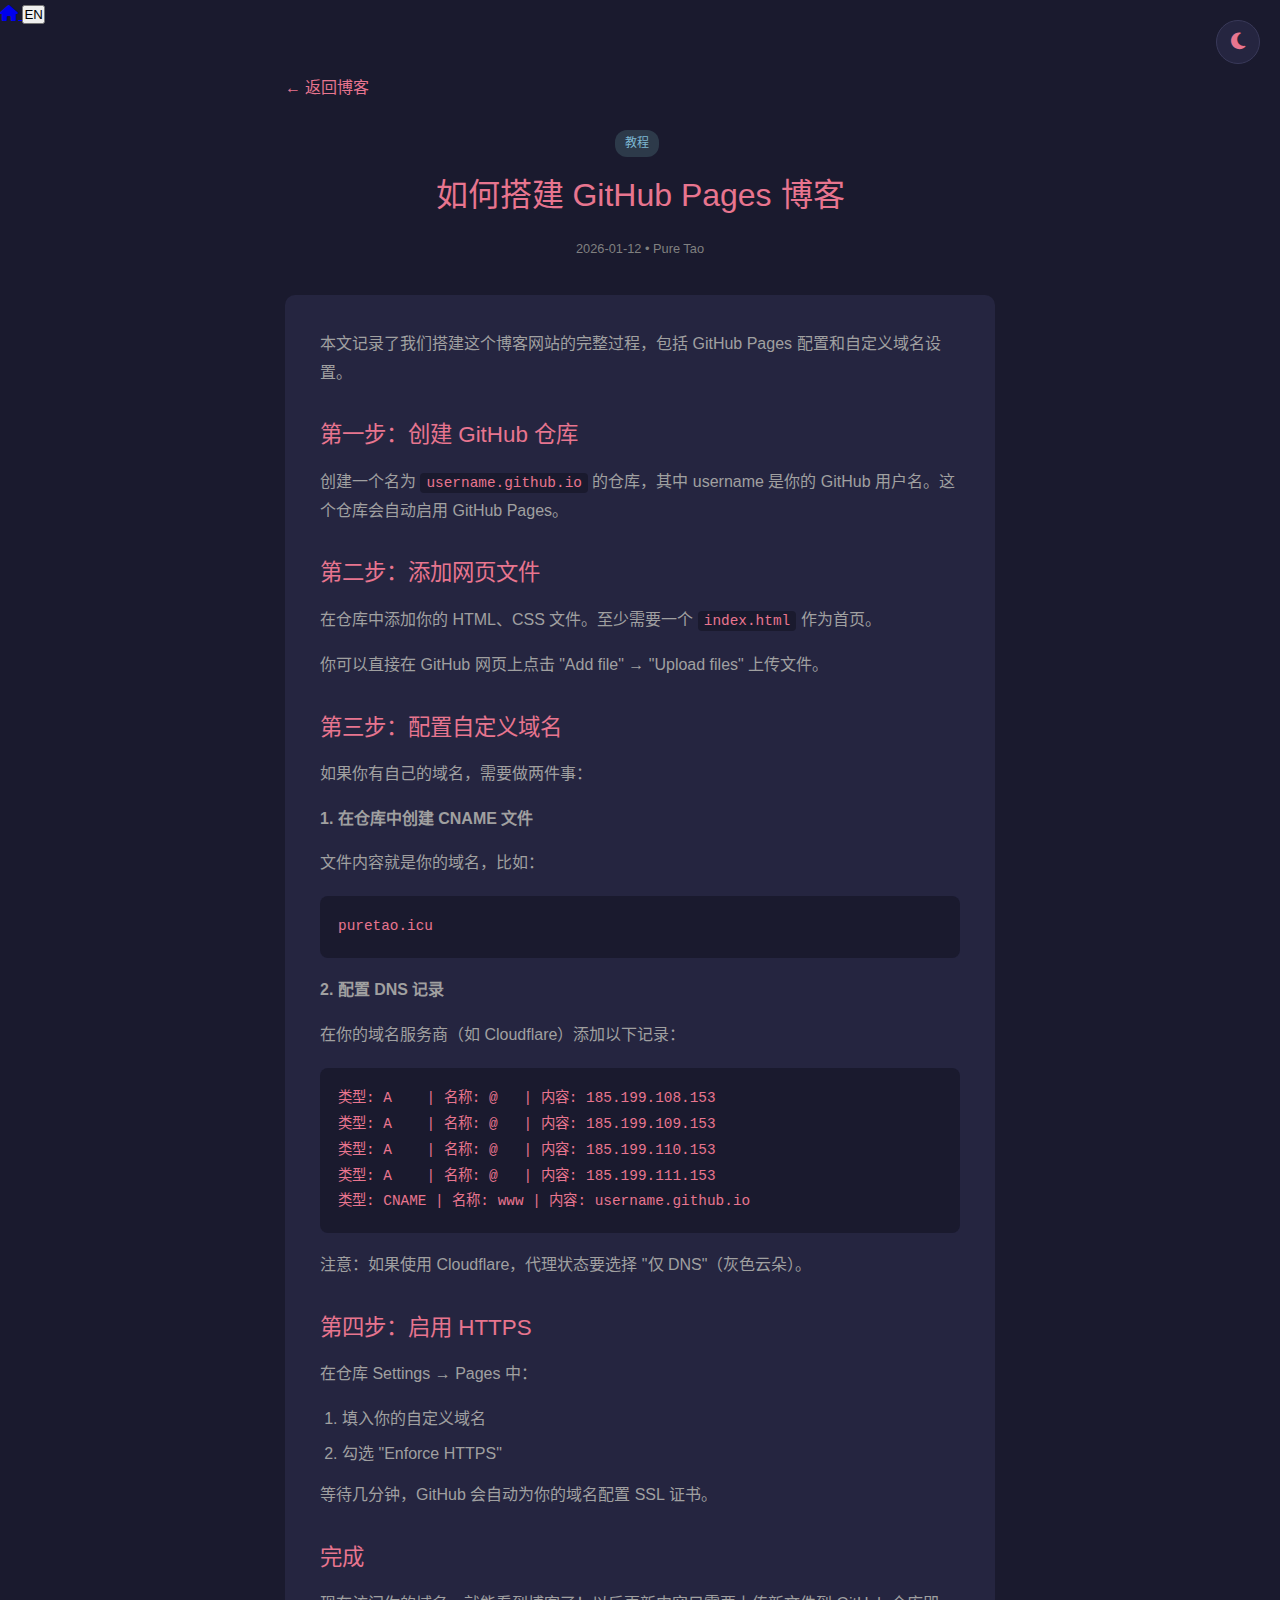
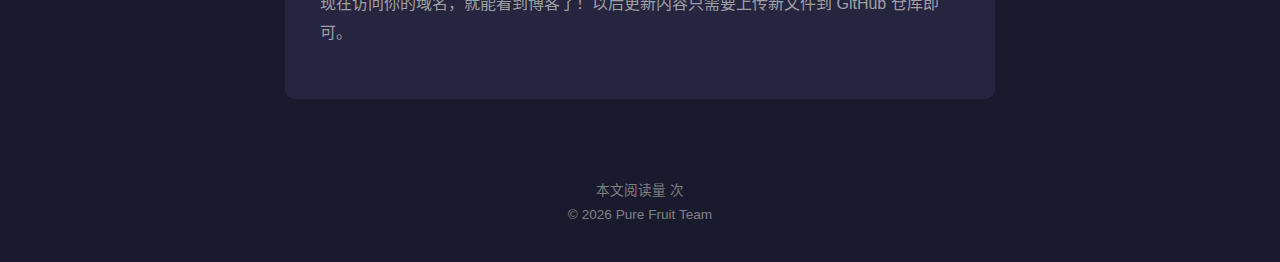
<file: posts/github-pages-setup.html>
<!DOCTYPE html>
<html lang="zh-CN">
<head>
    <meta charset="UTF-8">
    <script>if(localStorage.getItem('theme')==='light')document.documentElement.setAttribute('data-theme','light');</script>
    <meta name="viewport" content="width=device-width, initial-scale=1.0">
    <title>如何搭建 GitHub Pages 博客 - Pure Fruit</title>
    <link rel="icon" href="../Icon.png" type="image/png">
    <link rel="stylesheet" href="../style.css">
    <link rel="stylesheet" href="https://cdnjs.cloudflare.com/ajax/libs/font-awesome/6.4.0/css/all.min.css">
</head>
<body>
    <!-- 右侧功能按钮组 -->
    <div class="toggle-buttons">
        <a href="../index.html" class="home-toggle" title="返回主页">
            <i class="fas fa-home"></i>
        </a>
        <button class="theme-toggle" onclick="toggleTheme()" title="切换日间/夜间模式">
            <i class="fas fa-moon"></i>
        </button>
        <button class="lang-toggle" onclick="toggleLanguage()" title="切换中英文">
            <span id="langText">EN</span>
        </button>
    </div>

    <div class="article-container">
        <a href="../blog.html" class="back-link">← 返回博客</a>
        
        <article>
            <header class="article-header">
                <span class="post-tag tag-tutorial">教程</span>
                <h1 id="title-zh">如何搭建 GitHub Pages 博客</h1>
                <h1 id="title-en" style="display: none;">How to Build a GitHub Pages Blog</h1>
                <div class="post-meta">2026-01-12 • Pure Tao</div>
            </header>
            
            <div class="article-content" id="content-zh">
                <p>本文记录了我们搭建这个博客网站的完整过程，包括 GitHub Pages 配置和自定义域名设置。</p>
                
                <h2>第一步：创建 GitHub 仓库</h2>
                <p>创建一个名为 <code>username.github.io</code> 的仓库，其中 username 是你的 GitHub 用户名。这个仓库会自动启用 GitHub Pages。</p>
                
                <h2>第二步：添加网页文件</h2>
                <p>在仓库中添加你的 HTML、CSS 文件。至少需要一个 <code>index.html</code> 作为首页。</p>
                <p>你可以直接在 GitHub 网页上点击 "Add file" → "Upload files" 上传文件。</p>
                
                <h2>第三步：配置自定义域名</h2>
                <p>如果你有自己的域名，需要做两件事：</p>
                
                <p><strong>1. 在仓库中创建 CNAME 文件</strong></p>
                <p>文件内容就是你的域名，比如：</p>
                <pre><code>puretao.icu</code></pre>
                
                <p><strong>2. 配置 DNS 记录</strong></p>
                <p>在你的域名服务商（如 Cloudflare）添加以下记录：</p>
                <pre><code>类型: A    | 名称: @   | 内容: 185.199.108.153
类型: A    | 名称: @   | 内容: 185.199.109.153
类型: A    | 名称: @   | 内容: 185.199.110.153
类型: A    | 名称: @   | 内容: 185.199.111.153
类型: CNAME | 名称: www | 内容: username.github.io</code></pre>
                
                <p>注意：如果使用 Cloudflare，代理状态要选择 "仅 DNS"（灰色云朵）。</p>
                
                <h2>第四步：启用 HTTPS</h2>
                <p>在仓库 Settings → Pages 中：</p>
                <ol>
                    <li>填入你的自定义域名</li>
                    <li>勾选 "Enforce HTTPS"</li>
                </ol>
                <p>等待几分钟，GitHub 会自动为你的域名配置 SSL 证书。</p>
                
                <h2>完成</h2>
                <p>现在访问你的域名，就能看到博客了！以后更新内容只需要上传新文件到 GitHub 仓库即可。</p>
            </div>
            
            <div class="article-content" id="content-en" style="display: none;">
                <p>This article documents the complete process of building this blog website, including GitHub Pages configuration and custom domain setup.</p>
                
                <h2>Step 1: Create GitHub Repository</h2>
                <p>Create a repository named <code>username.github.io</code>, where username is your GitHub username. This repository will automatically enable GitHub Pages.</p>
                
                <h2>Step 2: Add Web Files</h2>
                <p>Add your HTML and CSS files to the repository. You need at least one <code>index.html</code> as the homepage.</p>
                <p>You can directly click "Add file" → "Upload files" on the GitHub webpage to upload files.</p>
                
                <h2>Step 3: Configure Custom Domain</h2>
                <p>If you have your own domain, you need to do two things:</p>
                
                <p><strong>1. Create CNAME file in repository</strong></p>
                <p>The file content is your domain name, for example:</p>
                <pre><code>puretao.icu</code></pre>
                
                <p><strong>2. Configure DNS Records</strong></p>
                <p>Add the following records in your domain service provider (such as Cloudflare):</p>
                <pre><code>Type: A     | Name: @   | Content: 185.199.108.153
Type: A     | Name: @   | Content: 185.199.109.153
Type: A     | Name: @   | Content: 185.199.110.153
Type: A     | Name: @   | Content: 185.199.111.153
Type: CNAME | Name: www | Content: username.github.io</code></pre>
                
                <p>Note: If using Cloudflare, the proxy status should be set to "DNS only" (gray cloud).</p>
                
                <h2>Step 4: Enable HTTPS</h2>
                <p>In repository Settings → Pages:</p>
                <ol>
                    <li>Enter your custom domain name</li>
                    <li>Check "Enforce HTTPS"</li>
                </ol>
                <p>Wait a few minutes, GitHub will automatically configure SSL certificate for your domain.</p>
                
                <h2>Done</h2>
                <p>Now visit your domain and you'll see the blog! To update content in the future, just upload new files to the GitHub repository.</p>
            </div>
        </article>
    </div>

    <footer>
        <p>
            <span class="text-zh">本文阅读量</span><span class="text-en" style="display: none;">Page Views</span> <span id="busuanzi_value_page_pv"></span> <span class="text-zh">次</span><span class="text-en" style="display: none;">times</span>
        </p>
        <p>&copy; 2026 Pure Fruit Team</p>
    </footer>

    <!-- 不蒜子统计 -->
    <script async src="//busuanzi.ibruce.info/busuanzi/2.3/busuanzi.pure.mini.js"></script>

    <script>
        function toggleTheme() {
            const html = document.documentElement;
            const btn = document.querySelector('.theme-toggle i');
            if (html.getAttribute('data-theme') === 'light') {
                html.removeAttribute('data-theme');
                btn.className = 'fas fa-moon';
                localStorage.setItem('theme', 'dark');
            } else {
                html.setAttribute('data-theme', 'light');
                btn.className = 'fas fa-sun';
                localStorage.setItem('theme', 'light');
            }
        }
        if (localStorage.getItem('theme') === 'light') {
            document.documentElement.setAttribute('data-theme', 'light');
            document.querySelector('.theme-toggle i').className = 'fas fa-sun';
        }
        
        // 语言切换功能
        let currentLang = 'zh';
        function toggleLanguage() {
            const titleZh = document.getElementById('title-zh');
            const titleEn = document.getElementById('title-en');
            const contentZh = document.getElementById('content-zh');
            const contentEn = document.getElementById('content-en');
            const langText = document.getElementById('langText');
            
            if (currentLang === 'zh') {
                titleZh.style.display = 'none';
                titleEn.style.display = 'block';
                contentZh.style.display = 'none';
                contentEn.style.display = 'block';
                langText.textContent = '中';
                currentLang = 'en';
            } else {
                titleZh.style.display = 'block';
                titleEn.style.display = 'none';
                contentZh.style.display = 'block';
                contentEn.style.display = 'none';
                langText.textContent = 'EN';
                currentLang = 'zh';
            }
        }
    </script>
</body>
</html>
</file>
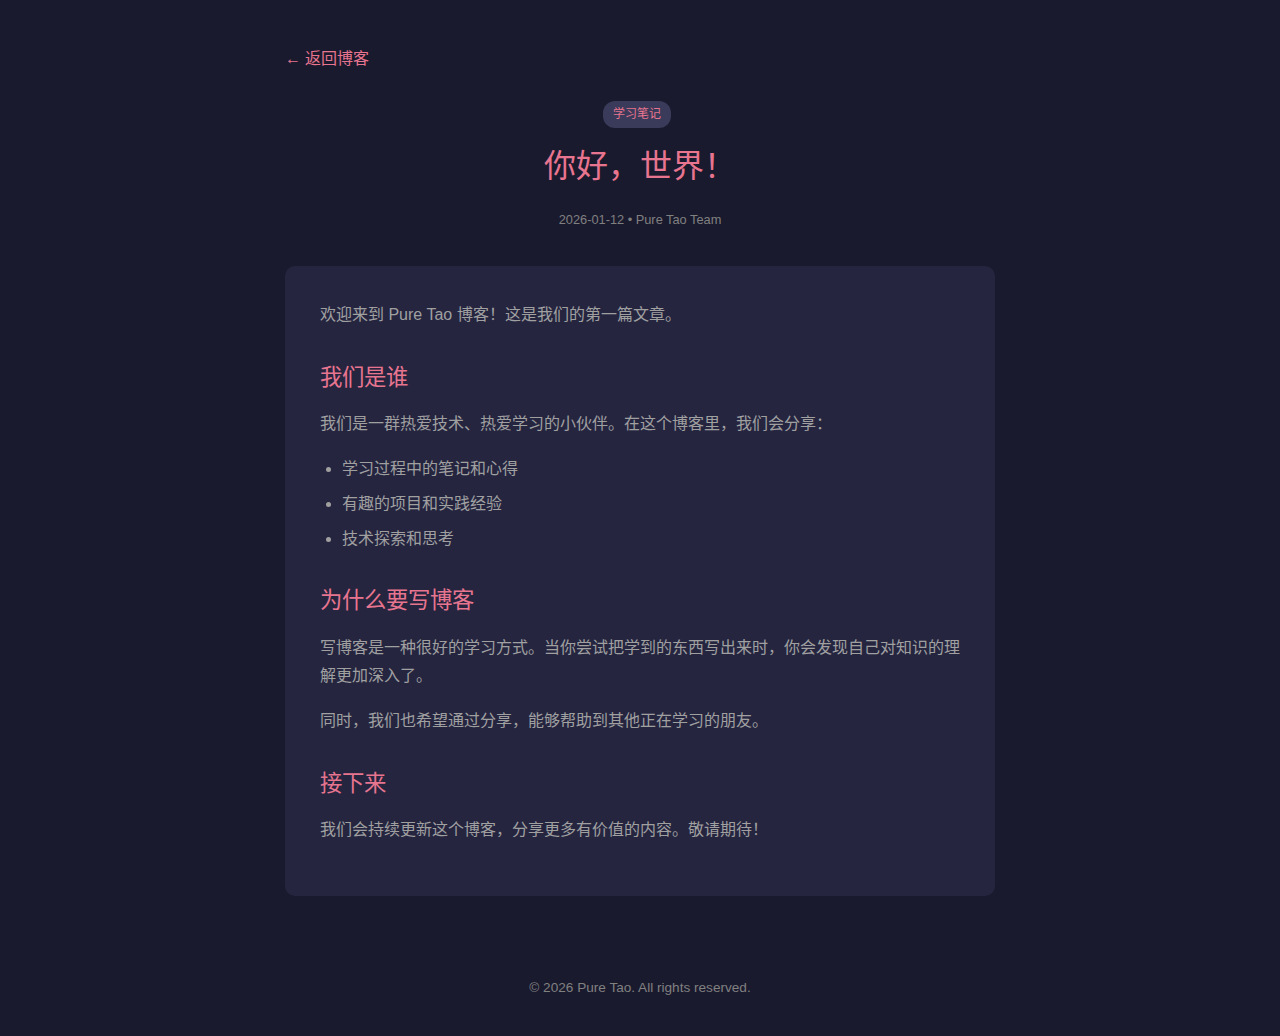
<file: posts/hello-world.html>
<!DOCTYPE html>
<html lang="zh-CN">
<head>
    <meta charset="UTF-8">
    <meta name="viewport" content="width=device-width, initial-scale=1.0">
    <title>你好，世界！ - Pure Tao</title>
    <link rel="icon" href="../Icon.png" type="image/png">
    <link rel="stylesheet" href="../style.css">
</head>
<body>
    <div class="article-container">
        <a href="../blog.html" class="back-link">← 返回博客</a>
        
        <article>
            <header class="article-header">
                <span class="post-tag">学习笔记</span>
                <h1>你好，世界！</h1>
                <div class="post-meta">2026-01-12 • Pure Tao Team</div>
            </header>
            
            <div class="article-content">
                <p>欢迎来到 Pure Tao 博客！这是我们的第一篇文章。</p>
                
                <h2>我们是谁</h2>
                <p>我们是一群热爱技术、热爱学习的小伙伴。在这个博客里，我们会分享：</p>
                <ul>
                    <li>学习过程中的笔记和心得</li>
                    <li>有趣的项目和实践经验</li>
                    <li>技术探索和思考</li>
                </ul>
                
                <h2>为什么要写博客</h2>
                <p>写博客是一种很好的学习方式。当你尝试把学到的东西写出来时，你会发现自己对知识的理解更加深入了。</p>
                <p>同时，我们也希望通过分享，能够帮助到其他正在学习的朋友。</p>
                
                <h2>接下来</h2>
                <p>我们会持续更新这个博客，分享更多有价值的内容。敬请期待！</p>
            </div>
        </article>
    </div>

    <footer>
        <p>&copy; 2026 Pure Tao. All rights reserved.</p>
    </footer>
</body>
</html>
</file>
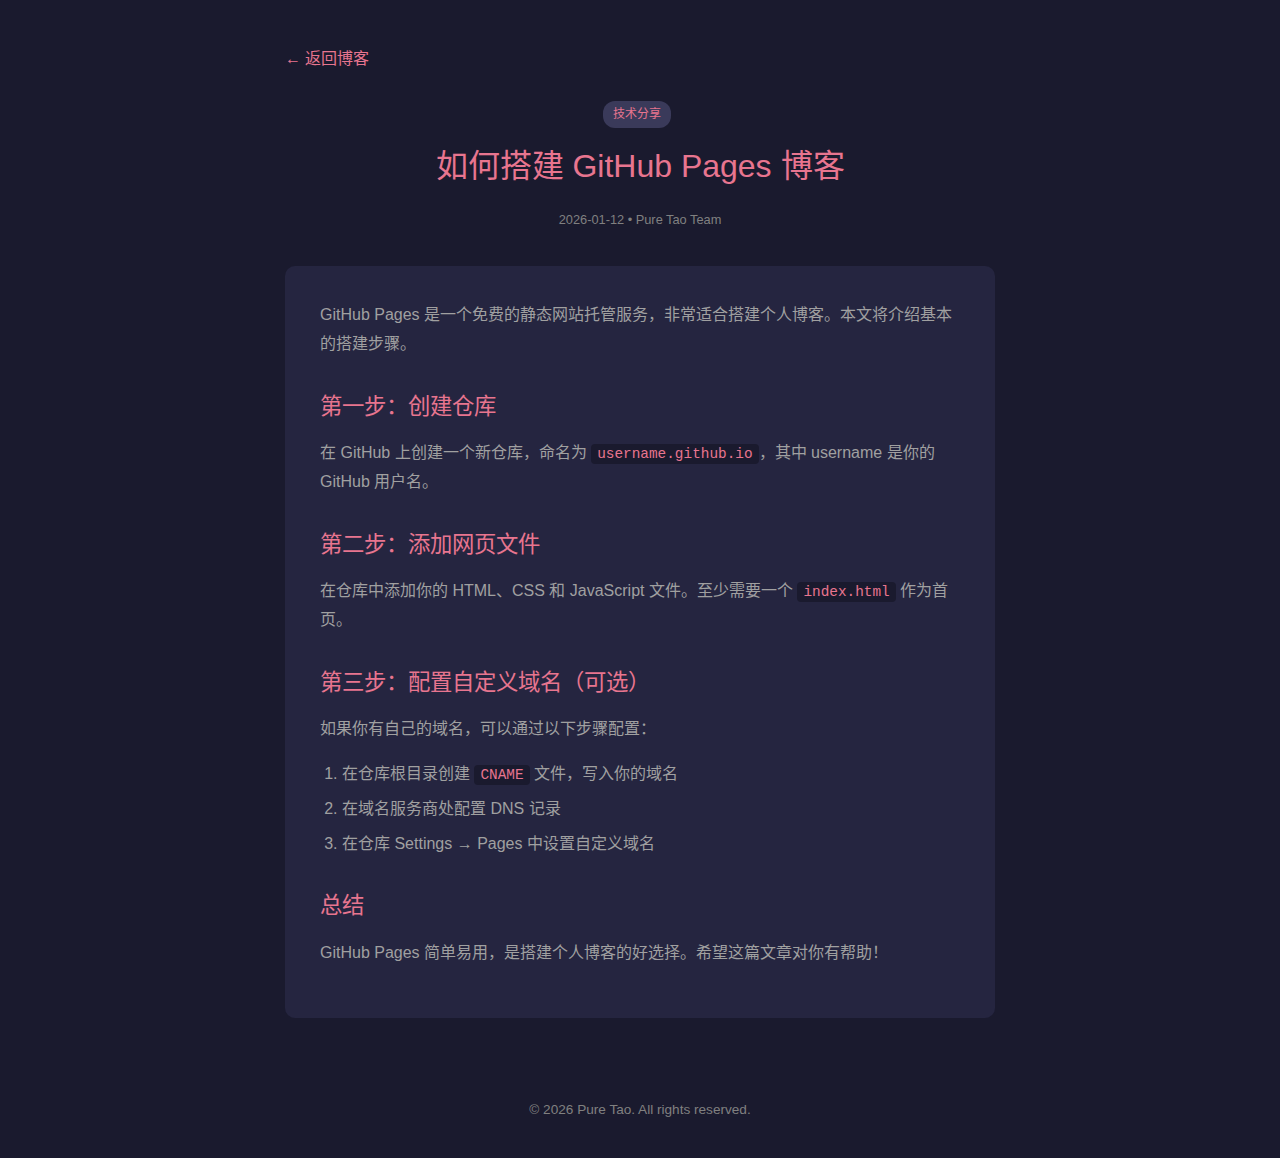
<file: posts/sample-post.html>
<!DOCTYPE html>
<html lang="zh-CN">
<head>
    <meta charset="UTF-8">
    <meta name="viewport" content="width=device-width, initial-scale=1.0">
    <title>如何搭建 GitHub Pages 博客 - Pure Tao</title>
    <link rel="icon" href="../Icon.png" type="image/png">
    <link rel="stylesheet" href="../style.css">
</head>
<body>
    <div class="article-container">
        <a href="../blog.html" class="back-link">← 返回博客</a>
        
        <article>
            <header class="article-header">
                <span class="post-tag">技术分享</span>
                <h1>如何搭建 GitHub Pages 博客</h1>
                <div class="post-meta">2026-01-12 • Pure Tao Team</div>
            </header>
            
            <div class="article-content">
                <p>GitHub Pages 是一个免费的静态网站托管服务，非常适合搭建个人博客。本文将介绍基本的搭建步骤。</p>
                
                <h2>第一步：创建仓库</h2>
                <p>在 GitHub 上创建一个新仓库，命名为 <code>username.github.io</code>，其中 username 是你的 GitHub 用户名。</p>
                
                <h2>第二步：添加网页文件</h2>
                <p>在仓库中添加你的 HTML、CSS 和 JavaScript 文件。至少需要一个 <code>index.html</code> 作为首页。</p>
                
                <h2>第三步：配置自定义域名（可选）</h2>
                <p>如果你有自己的域名，可以通过以下步骤配置：</p>
                <ol>
                    <li>在仓库根目录创建 <code>CNAME</code> 文件，写入你的域名</li>
                    <li>在域名服务商处配置 DNS 记录</li>
                    <li>在仓库 Settings → Pages 中设置自定义域名</li>
                </ol>
                
                <h2>总结</h2>
                <p>GitHub Pages 简单易用，是搭建个人博客的好选择。希望这篇文章对你有帮助！</p>
            </div>
        </article>
    </div>

    <footer>
        <p>&copy; 2026 Pure Tao. All rights reserved.</p>
    </footer>
</body>
</html>
</file>
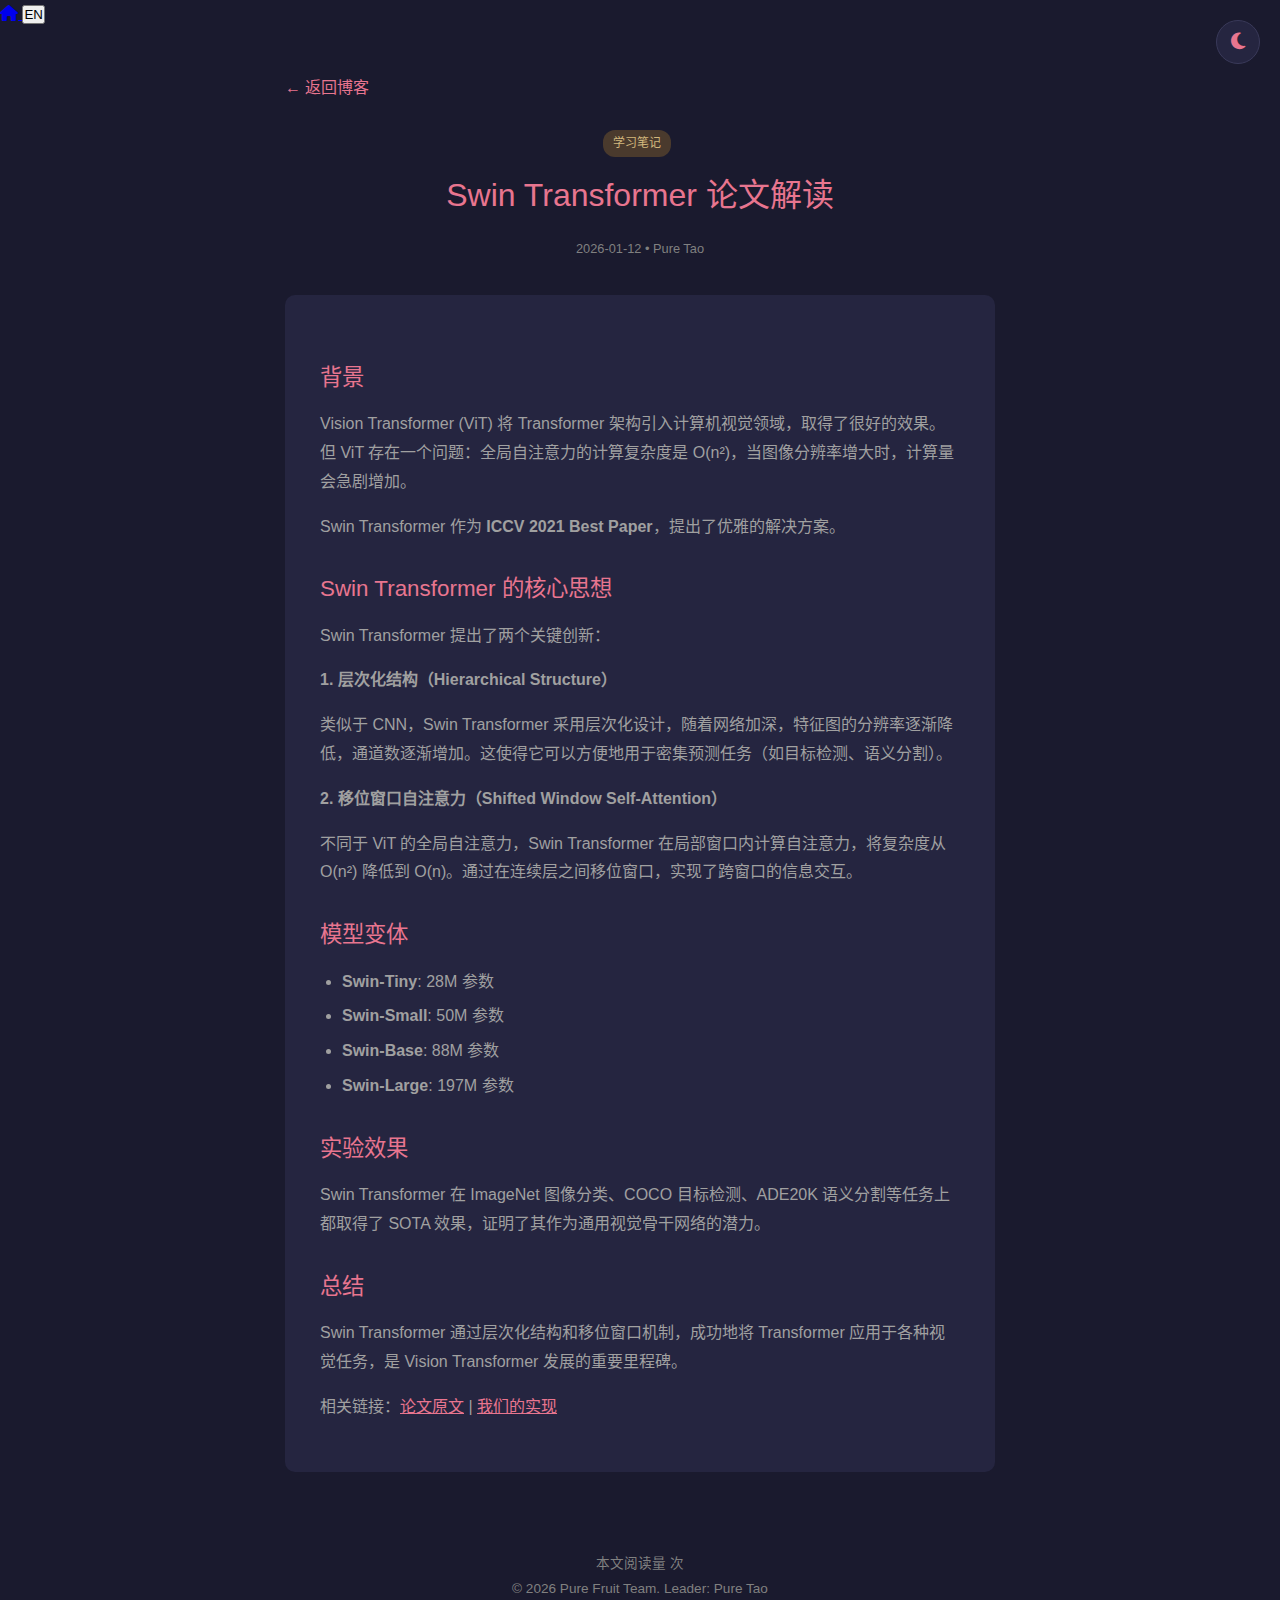
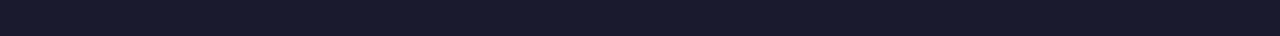
<file: posts/swin-transformer-intro.html>
<!DOCTYPE html>
<html lang="zh-CN">
<head>
    <meta charset="UTF-8">
    <script>if(localStorage.getItem('theme')==='light')document.documentElement.setAttribute('data-theme','light');</script>
    <meta name="viewport" content="width=device-width, initial-scale=1.0">
    <title>Swin Transformer 论文解读 - Pure Fruit</title>
    <link rel="icon" href="../Icon.png" type="image/png">
    <link rel="stylesheet" href="../style.css">
    <link rel="stylesheet" href="https://cdnjs.cloudflare.com/ajax/libs/font-awesome/6.4.0/css/all.min.css">
</head>
<body>
    <!-- 右侧功能按钮组 -->
    <div class="toggle-buttons">
        <a href="../index.html" class="home-toggle" title="返回主页">
            <i class="fas fa-home"></i>
        </a>
        <button class="theme-toggle" onclick="toggleTheme()" title="切换日间/夜间模式">
            <i class="fas fa-moon"></i>
        </button>
        <button class="lang-toggle" onclick="toggleLanguage()" title="切换中英文">
            <span id="langText">EN</span>
        </button>
    </div>

    <div class="article-container">
        <a href="../blog.html" class="back-link">← 返回博客</a>
        
        <article>
            <header class="article-header">
                <span class="post-tag tag-note">学习笔记</span>
                <h1 id="title-zh">Swin Transformer 论文解读</h1>
                <h1 id="title-en" style="display: none;">Swin Transformer Paper Review</h1>
                <div class="post-meta">2026-01-12 • Pure Tao</div>
            </header>
            
            <div class="article-content" id="content-zh">
                <h2>背景</h2>
                <p>Vision Transformer (ViT) 将 Transformer 架构引入计算机视觉领域，取得了很好的效果。但 ViT 存在一个问题：全局自注意力的计算复杂度是 O(n²)，当图像分辨率增大时，计算量会急剧增加。</p>
                
                <p>Swin Transformer 作为 <strong>ICCV 2021 Best Paper</strong>，提出了优雅的解决方案。</p>
                
                <h2>Swin Transformer 的核心思想</h2>
                <p>Swin Transformer 提出了两个关键创新：</p>
                
                <p><strong>1. 层次化结构（Hierarchical Structure）</strong></p>
                <p>类似于 CNN，Swin Transformer 采用层次化设计，随着网络加深，特征图的分辨率逐渐降低，通道数逐渐增加。这使得它可以方便地用于密集预测任务（如目标检测、语义分割）。</p>
                
                <p><strong>2. 移位窗口自注意力（Shifted Window Self-Attention）</strong></p>
                <p>不同于 ViT 的全局自注意力，Swin Transformer 在局部窗口内计算自注意力，将复杂度从 O(n²) 降低到 O(n)。通过在连续层之间移位窗口，实现了跨窗口的信息交互。</p>
                
                <h2>模型变体</h2>
                <ul>
                    <li><strong>Swin-Tiny</strong>: 28M 参数</li>
                    <li><strong>Swin-Small</strong>: 50M 参数</li>
                    <li><strong>Swin-Base</strong>: 88M 参数</li>
                    <li><strong>Swin-Large</strong>: 197M 参数</li>
                </ul>
                
                <h2>实验效果</h2>
                <p>Swin Transformer 在 ImageNet 图像分类、COCO 目标检测、ADE20K 语义分割等任务上都取得了 SOTA 效果，证明了其作为通用视觉骨干网络的潜力。</p>
                
                <h2>总结</h2>
                <p>Swin Transformer 通过层次化结构和移位窗口机制，成功地将 Transformer 应用于各种视觉任务，是 Vision Transformer 发展的重要里程碑。</p>
                
                <p>相关链接：<a href="https://arxiv.org/abs/2103.14030" target="_blank" style="color: var(--accent);">论文原文</a> | <a href="../projects/swin-transformer.html" style="color: var(--accent);">我们的实现</a></p>
            </div>
            
            <div class="article-content" id="content-en" style="display: none;">
                <h2>Background</h2>
                <p>Vision Transformer (ViT) introduced the Transformer architecture to computer vision and achieved excellent results. However, ViT has a problem: the computational complexity of global self-attention is O(n²), which increases dramatically as image resolution grows.</p>
                
                <p>Swin Transformer, as the <strong>ICCV 2021 Best Paper</strong>, proposed an elegant solution.</p>
                
                <h2>Core Ideas of Swin Transformer</h2>
                <p>Swin Transformer introduces two key innovations:</p>
                
                <p><strong>1. Hierarchical Structure</strong></p>
                <p>Similar to CNNs, Swin Transformer adopts a hierarchical design where feature map resolution gradually decreases and channel numbers gradually increase as the network deepens. This makes it convenient for dense prediction tasks (such as object detection and semantic segmentation).</p>
                
                <p><strong>2. Shifted Window Self-Attention</strong></p>
                <p>Unlike ViT's global self-attention, Swin Transformer computes self-attention within local windows, reducing complexity from O(n²) to O(n). By shifting windows between consecutive layers, it enables cross-window information interaction.</p>
                
                <h2>Model Variants</h2>
                <ul>
                    <li><strong>Swin-Tiny</strong>: 28M parameters</li>
                    <li><strong>Swin-Small</strong>: 50M parameters</li>
                    <li><strong>Swin-Base</strong>: 88M parameters</li>
                    <li><strong>Swin-Large</strong>: 197M parameters</li>
                </ul>
                
                <h2>Experimental Results</h2>
                <p>Swin Transformer achieved SOTA results on ImageNet image classification, COCO object detection, ADE20K semantic segmentation, and other tasks, demonstrating its potential as a general vision backbone.</p>
                
                <h2>Conclusion</h2>
                <p>Through hierarchical structure and shifted window mechanism, Swin Transformer successfully applied Transformer to various vision tasks, marking an important milestone in Vision Transformer development.</p>
                
                <p>Related Links: <a href="https://arxiv.org/abs/2103.14030" target="_blank" style="color: var(--accent);">Paper</a> | <a href="../projects/swin-transformer.html" style="color: var(--accent);">Our Implementation</a></p>
            </div>
        </article>
    </div>

    <footer>
        <p>
            <span class="text-zh">本文阅读量</span><span class="text-en" style="display: none;">Page Views</span> <span id="busuanzi_value_page_pv"></span> <span class="text-zh">次</span><span class="text-en" style="display: none;">times</span>
        </p>
        <p>&copy; 2026 Pure Fruit Team. Leader: Pure Tao</p>
    </footer>

    <!-- 不蒜子统计 -->
    <script async src="//busuanzi.ibruce.info/busuanzi/2.3/busuanzi.pure.mini.js"></script>

    <script>
        function toggleTheme() {
            const html = document.documentElement;
            const btn = document.querySelector('.theme-toggle i');
            if (html.getAttribute('data-theme') === 'light') {
                html.removeAttribute('data-theme');
                btn.className = 'fas fa-moon';
                localStorage.setItem('theme', 'dark');
            } else {
                html.setAttribute('data-theme', 'light');
                btn.className = 'fas fa-sun';
                localStorage.setItem('theme', 'light');
            }
        }
        if (localStorage.getItem('theme') === 'light') {
            document.documentElement.setAttribute('data-theme', 'light');
            document.querySelector('.theme-toggle i').className = 'fas fa-sun';
        }
        
        // 语言切换功能
        let currentLang = 'zh';
        function toggleLanguage() {
            const titleZh = document.getElementById('title-zh');
            const titleEn = document.getElementById('title-en');
            const contentZh = document.getElementById('content-zh');
            const contentEn = document.getElementById('content-en');
            const langText = document.getElementById('langText');
            
            if (currentLang === 'zh') {
                titleZh.style.display = 'none';
                titleEn.style.display = 'block';
                contentZh.style.display = 'none';
                contentEn.style.display = 'block';
                langText.textContent = '中';
                currentLang = 'en';
            } else {
                titleZh.style.display = 'block';
                titleEn.style.display = 'none';
                contentZh.style.display = 'block';
                contentEn.style.display = 'none';
                langText.textContent = 'EN';
                currentLang = 'zh';
            }
        }
    </script>
</body>
</html>
</file>
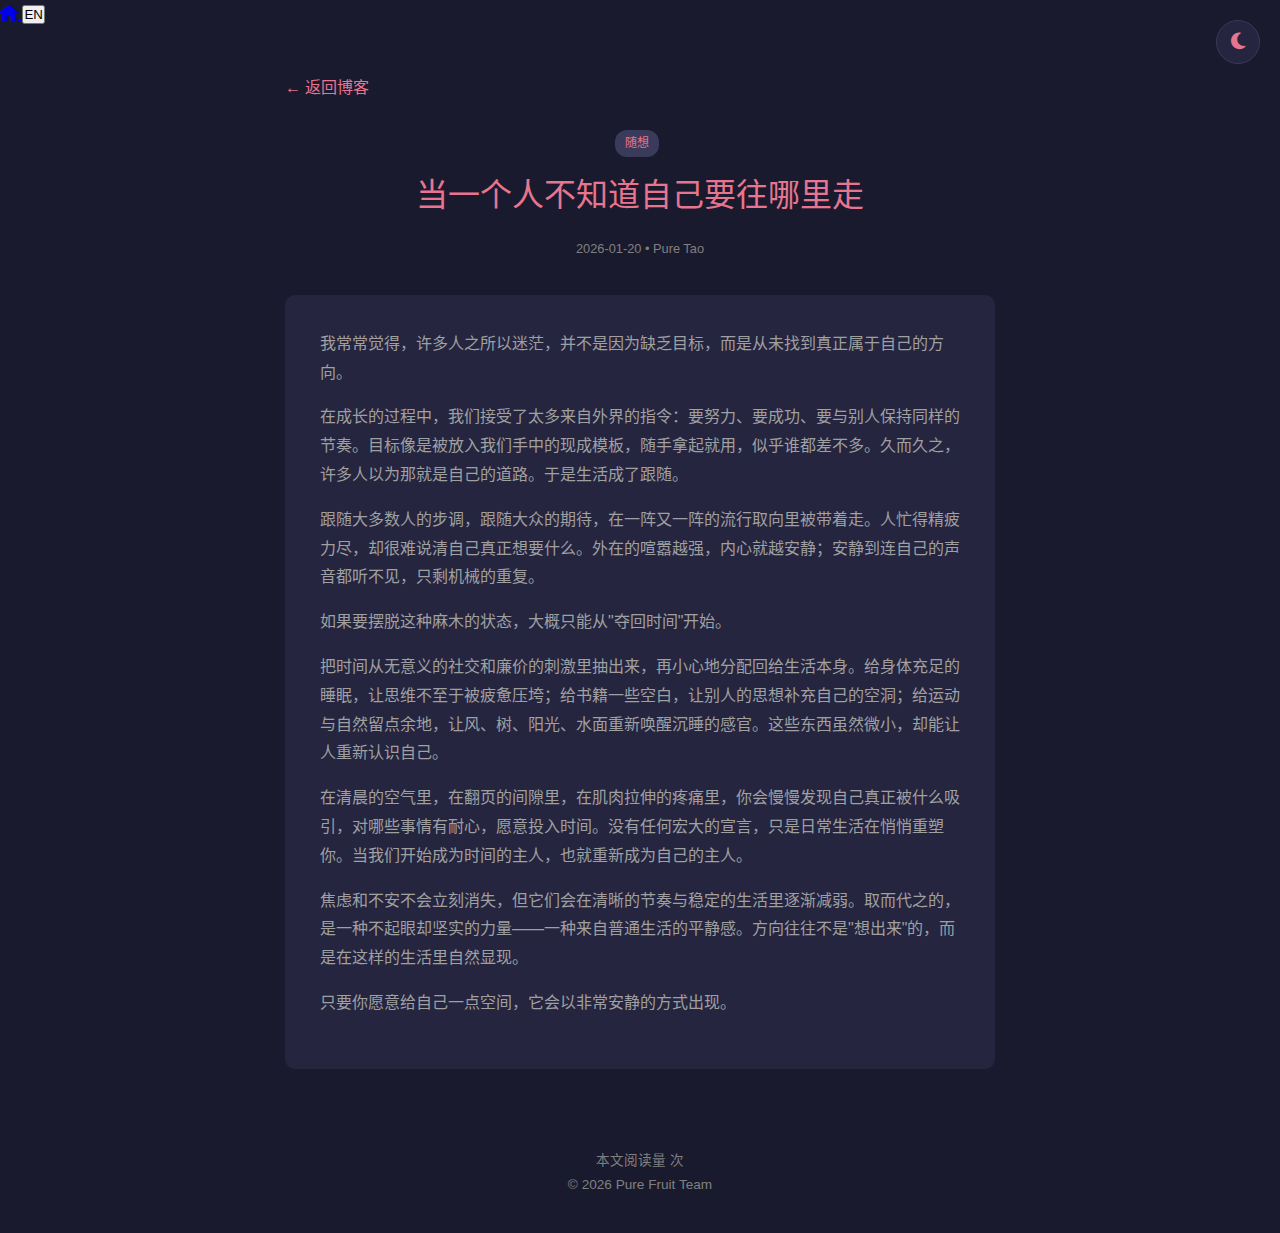
<file: posts/when-lost.html>
<!DOCTYPE html>
<html lang="zh-CN">
<head>
    <meta charset="UTF-8">
    <script>if(localStorage.getItem('theme')==='light')document.documentElement.setAttribute('data-theme','light');</script>
    <meta name="viewport" content="width=device-width, initial-scale=1.0">
    <title>当一个人不知道自己要往哪里走 - Pure Fruit</title>
    <link rel="icon" href="../Icon.png" type="image/png">
    <link rel="stylesheet" href="../style.css">
    <link rel="stylesheet" href="https://cdnjs.cloudflare.com/ajax/libs/font-awesome/6.4.0/css/all.min.css">
</head>
<body>
    <!-- 右侧功能按钮组 -->
    <div class="toggle-buttons">
        <a href="../index.html" class="home-toggle" title="返回主页">
            <i class="fas fa-home"></i>
        </a>
        <button class="theme-toggle" onclick="toggleTheme()" title="切换日间/夜间模式">
            <i class="fas fa-moon"></i>
        </button>
        <button class="lang-toggle" onclick="toggleLanguage()" title="切换中英文">
            <span id="langText">EN</span>
        </button>
    </div>

    <div class="article-container">
        <a href="../blog.html" class="back-link">← 返回博客</a>
        
        <article>
            <header class="article-header">
                <span class="post-tag tag-thought">随想</span>
                <h1 id="title-zh">当一个人不知道自己要往哪里走</h1>
                <h1 id="title-en" style="display: none;">When One Doesn't Know Where to Go</h1>
                <div class="post-meta">2026-01-20 • Pure Tao</div>
            </header>
            
            <div class="article-content" id="content-zh">
                <p>我常常觉得，许多人之所以迷茫，并不是因为缺乏目标，而是从未找到真正属于自己的方向。</p>
                
                <p>在成长的过程中，我们接受了太多来自外界的指令：要努力、要成功、要与别人保持同样的节奏。目标像是被放入我们手中的现成模板，随手拿起就用，似乎谁都差不多。久而久之，许多人以为那就是自己的道路。于是生活成了跟随。</p>
                
                <p>跟随大多数人的步调，跟随大众的期待，在一阵又一阵的流行取向里被带着走。人忙得精疲力尽，却很难说清自己真正想要什么。外在的喧嚣越强，内心就越安静；安静到连自己的声音都听不见，只剩机械的重复。</p>
                
                <p>如果要摆脱这种麻木的状态，大概只能从"夺回时间"开始。</p>
                
                <p>把时间从无意义的社交和廉价的刺激里抽出来，再小心地分配回给生活本身。给身体充足的睡眠，让思维不至于被疲惫压垮；给书籍一些空白，让别人的思想补充自己的空洞；给运动与自然留点余地，让风、树、阳光、水面重新唤醒沉睡的感官。这些东西虽然微小，却能让人重新认识自己。</p>
                
                <p>在清晨的空气里，在翻页的间隙里，在肌肉拉伸的疼痛里，你会慢慢发现自己真正被什么吸引，对哪些事情有耐心，愿意投入时间。没有任何宏大的宣言，只是日常生活在悄悄重塑你。当我们开始成为时间的主人，也就重新成为自己的主人。</p>
                
                <p>焦虑和不安不会立刻消失，但它们会在清晰的节奏与稳定的生活里逐渐减弱。取而代之的，是一种不起眼却坚实的力量——一种来自普通生活的平静感。方向往往不是"想出来"的，而是在这样的生活里自然显现。</p>
                
                <p>只要你愿意给自己一点空间，它会以非常安静的方式出现。</p>
            </div>
            
            <div class="article-content" id="content-en" style="display: none;">
                <p>I often feel that many people are lost not because they lack goals, but because they have never found a direction that truly belongs to them.</p>
                
                <p>In the process of growing up, we have received too many instructions from the outside world: work hard, succeed, keep pace with others. Goals are like ready-made templates placed in our hands, picked up and used casually, as if everyone is the same. Over time, many people think that is their path. So life becomes following.</p>
                
                <p>Following the pace of most people, following public expectations, being carried away in wave after wave of popular trends. People are exhausted, but it's hard to say what they really want. The stronger the external noise, the quieter the heart becomes; so quiet that one can't even hear their own voice, leaving only mechanical repetition.</p>
                
                <p>If we want to break free from this numb state, we probably can only start by "reclaiming time."</p>
                
                <p>Extract time from meaningless socializing and cheap stimulation, and carefully redistribute it back to life itself. Give the body sufficient sleep so that thinking is not crushed by fatigue; give books some space so that others' thoughts can fill one's own emptiness; leave room for exercise and nature, let wind, trees, sunlight, and water reawaken dormant senses. These things, though small, can help one rediscover themselves.</p>
                
                <p>In the morning air, in the gaps between turning pages, in the pain of muscle stretching, you will slowly discover what truly attracts you, what you have patience for, and are willing to invest time in. There are no grand declarations, just daily life quietly reshaping you. When we become masters of time, we also become masters of ourselves again.</p>
                
                <p>Anxiety and unease won't disappear immediately, but they will gradually weaken in clear rhythms and stable life. In their place is an inconspicuous yet solid strength—a sense of calm from ordinary life. Direction is often not "thought out," but naturally emerges in such a life.</p>
                
                <p>As long as you are willing to give yourself a little space, it will appear in a very quiet way.</p>
            </div>
        </article>
    </div>

    <footer>
        <p>
            <span class="text-zh">本文阅读量</span><span class="text-en" style="display: none;">Page Views</span> <span id="busuanzi_value_page_pv"></span> <span class="text-zh">次</span><span class="text-en" style="display: none;">times</span>
        </p>
        <p>&copy; 2026 Pure Fruit Team</p>
    </footer>

    <!-- 不蒜子统计 -->
    <script async src="//busuanzi.ibruce.info/busuanzi/2.3/busuanzi.pure.mini.js"></script>

    <script>
        function toggleTheme() {
            const html = document.documentElement;
            const btn = document.querySelector('.theme-toggle i');
            if (html.getAttribute('data-theme') === 'light') {
                html.removeAttribute('data-theme');
                btn.className = 'fas fa-moon';
                localStorage.setItem('theme', 'dark');
            } else {
                html.setAttribute('data-theme', 'light');
                btn.className = 'fas fa-sun';
                localStorage.setItem('theme', 'light');
            }
        }
        if (localStorage.getItem('theme') === 'light') {
            document.documentElement.setAttribute('data-theme', 'light');
            document.querySelector('.theme-toggle i').className = 'fas fa-sun';
        }
        
        // 语言切换功能
        let currentLang = 'zh';
        function toggleLanguage() {
            const titleZh = document.getElementById('title-zh');
            const titleEn = document.getElementById('title-en');
            const contentZh = document.getElementById('content-zh');
            const contentEn = document.getElementById('content-en');
            const langText = document.getElementById('langText');
            
            if (currentLang === 'zh') {
                document.title = 'When One Doesn\'t Know Where to Go - Pure Fruit';
                titleZh.style.display = 'none';
                titleEn.style.display = 'block';
                contentZh.style.display = 'none';
                contentEn.style.display = 'block';
                document.querySelectorAll('.text-zh').forEach(el => el.style.display = 'none');
                document.querySelectorAll('.text-en').forEach(el => el.style.display = 'inline');
                langText.textContent = '中';
                currentLang = 'en';
                localStorage.setItem('language', 'en');
            } else {
                document.title = '当一个人不知道自己要往哪里走 - Pure Fruit';
                titleZh.style.display = 'block';
                titleEn.style.display = 'none';
                contentZh.style.display = 'block';
                contentEn.style.display = 'none';
                document.querySelectorAll('.text-zh').forEach(el => el.style.display = 'inline');
                document.querySelectorAll('.text-en').forEach(el => el.style.display = 'none');
                langText.textContent = 'EN';
                currentLang = 'zh';
                localStorage.setItem('language', 'zh');
            }
        }
        
        // 读取保存的语言设置
        if (localStorage.getItem('language') === 'en') {
            toggleLanguage();
        }
    </script>
</body>
</html>
</file>
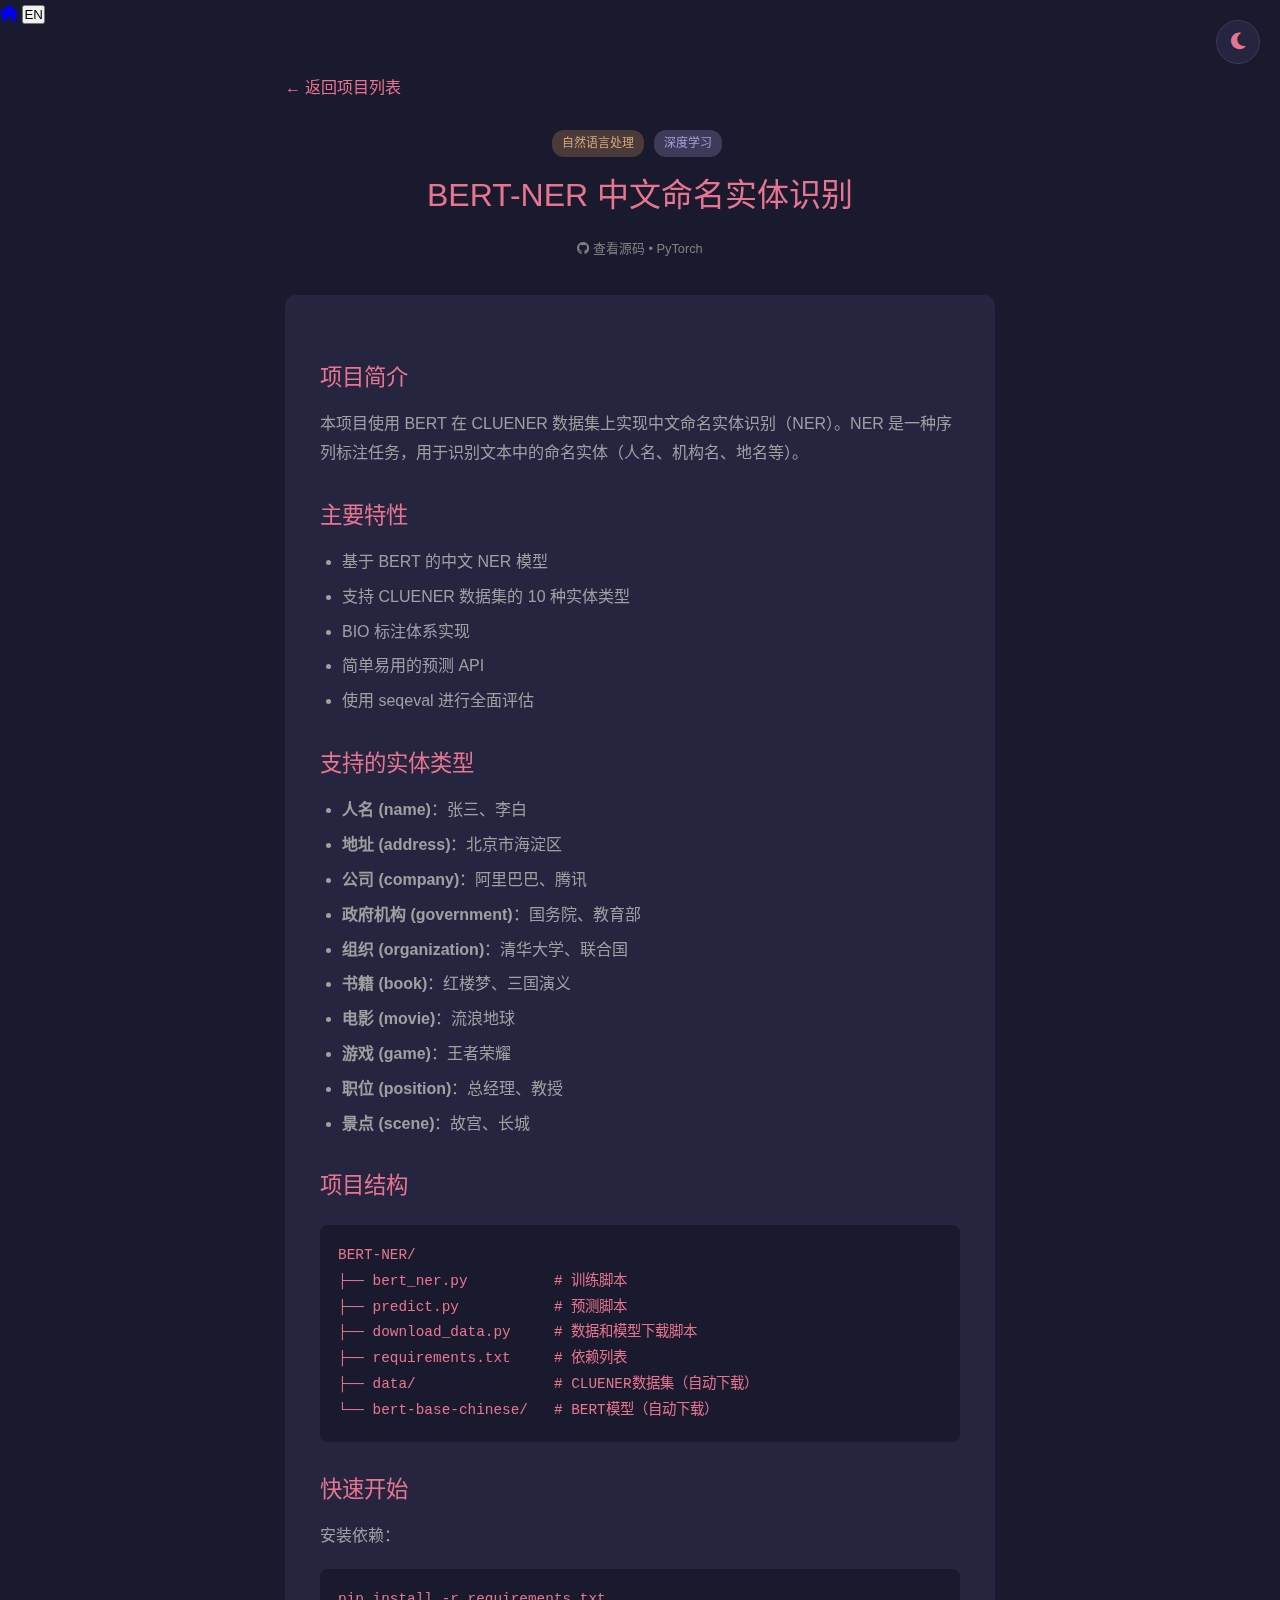
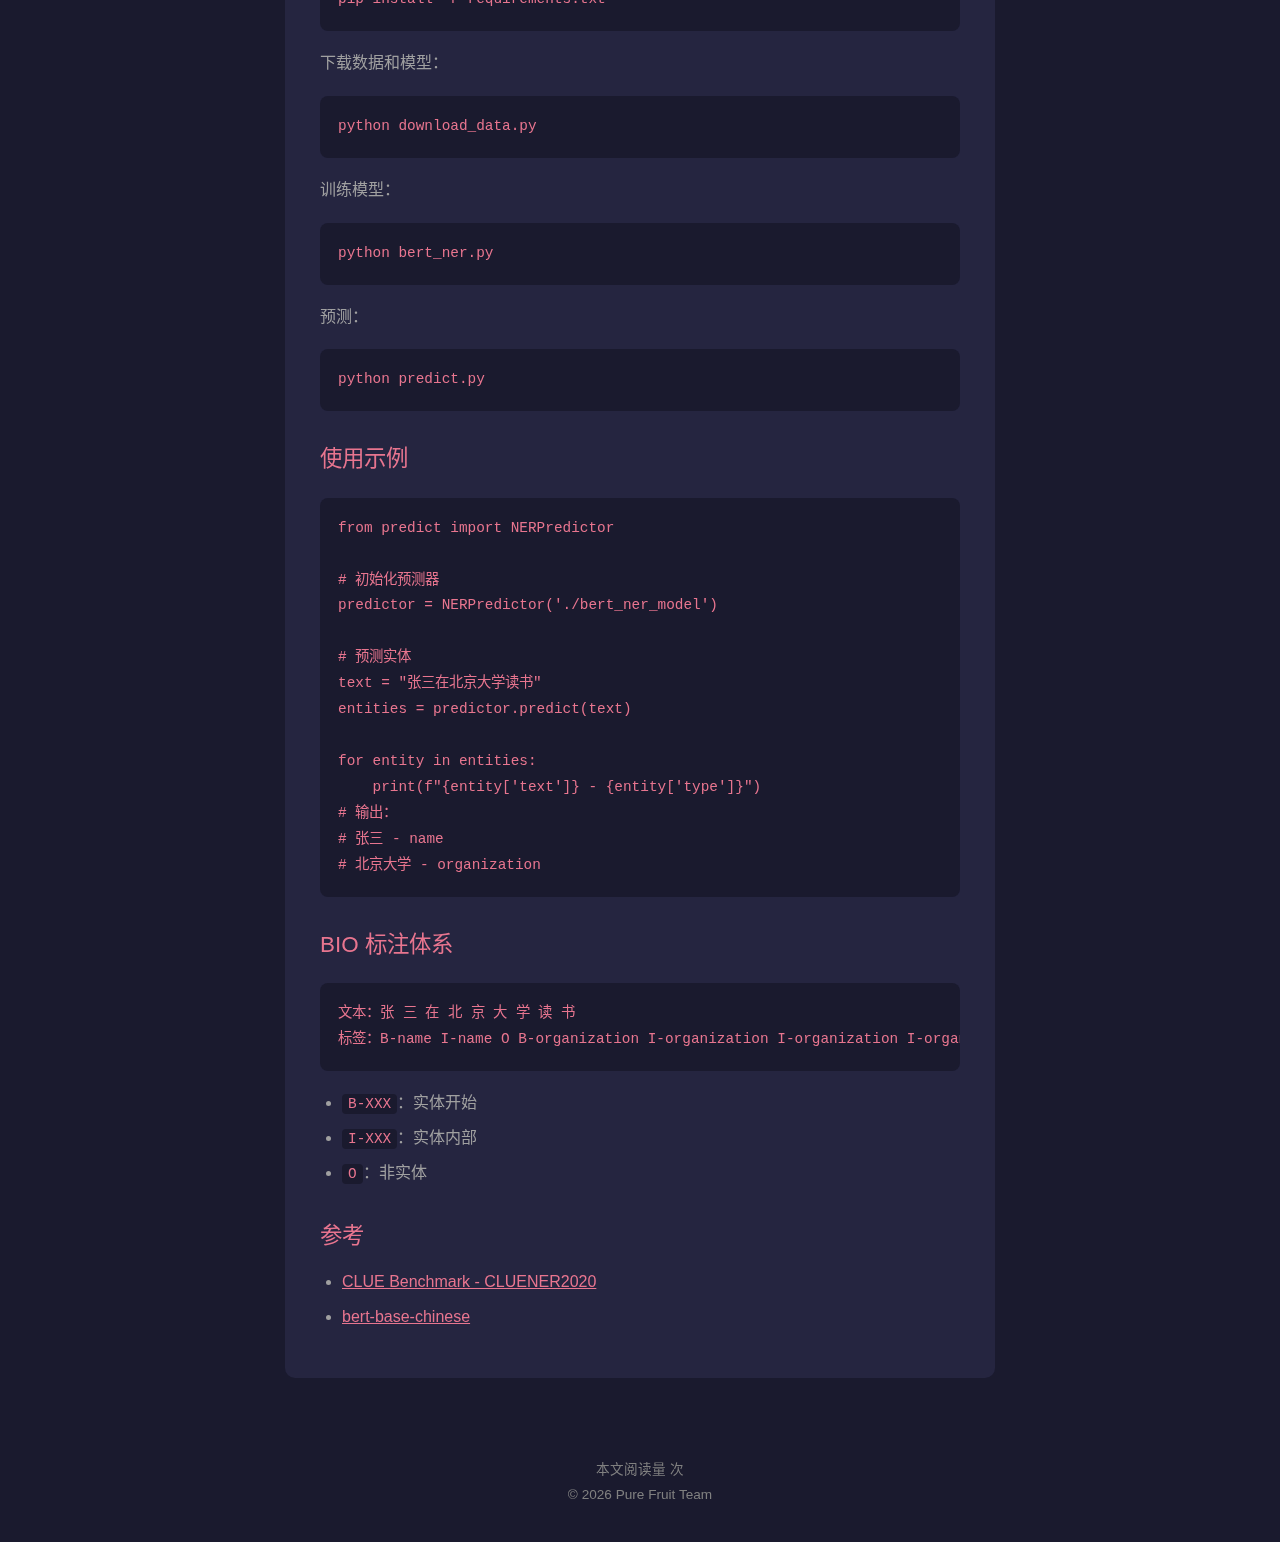
<file: projects/ner.html>
<!DOCTYPE html>
<html lang="zh-CN">
<head>
    <meta charset="UTF-8">
    <script>if(localStorage.getItem('theme')==='light')document.documentElement.setAttribute('data-theme','light');</script>
    <meta name="viewport" content="width=device-width, initial-scale=1.0">
    <title>BERT-NER 中文命名实体识别 - Pure Fruit</title>
    <link rel="icon" href="../Icon.png" type="image/png">
    <link rel="stylesheet" href="../style.css">
    <link rel="stylesheet" href="https://cdnjs.cloudflare.com/ajax/libs/font-awesome/6.4.0/css/all.min.css">
</head>
<body>
    <!-- 右侧功能按钮组 -->
    <div class="toggle-buttons">
        <a href="../index.html" class="home-toggle" title="返回主页">
            <i class="fas fa-home"></i>
        </a>
        <button class="theme-toggle" onclick="toggleTheme()" title="切换日间/夜间模式">
            <i class="fas fa-moon"></i>
        </button>
        <button class="lang-toggle" onclick="toggleLanguage()" title="切换中英文">
            <span id="langText">EN</span>
        </button>
    </div>

    <div class="article-container">
        <a href="../projects.html" class="back-link">← 返回项目列表</a>
        
        <article>
            <header class="article-header">
                <span class="post-tag tag-nlp">自然语言处理</span>
                <span class="post-tag tag-dl">深度学习</span>
                <h1 id="title-zh">BERT-NER 中文命名实体识别</h1>
                <h1 id="title-en" style="display: none;">BERT-NER Chinese Named Entity Recognition</h1>
                <div class="post-meta">
                    <i class="fab fa-github"></i> 
                    <a href="https://github.com/PeachPure/NER" target="_blank"><span id="github-zh">查看源码</span><span id="github-en" style="display: none;">View Source</span></a>
                    • PyTorch
                </div>
            </header>
            
            <div class="article-content" id="content-zh">
                <h2>项目简介</h2>
                <p>本项目使用 BERT 在 CLUENER 数据集上实现中文命名实体识别（NER）。NER 是一种序列标注任务，用于识别文本中的命名实体（人名、机构名、地名等）。</p>
                
                <h2>主要特性</h2>
                <ul>
                    <li>基于 BERT 的中文 NER 模型</li>
                    <li>支持 CLUENER 数据集的 10 种实体类型</li>
                    <li>BIO 标注体系实现</li>
                    <li>简单易用的预测 API</li>
                    <li>使用 seqeval 进行全面评估</li>
                </ul>
                
                <h2>支持的实体类型</h2>
                <ul>
                    <li><strong>人名 (name)</strong>：张三、李白</li>
                    <li><strong>地址 (address)</strong>：北京市海淀区</li>
                    <li><strong>公司 (company)</strong>：阿里巴巴、腾讯</li>
                    <li><strong>政府机构 (government)</strong>：国务院、教育部</li>
                    <li><strong>组织 (organization)</strong>：清华大学、联合国</li>
                    <li><strong>书籍 (book)</strong>：红楼梦、三国演义</li>
                    <li><strong>电影 (movie)</strong>：流浪地球</li>
                    <li><strong>游戏 (game)</strong>：王者荣耀</li>
                    <li><strong>职位 (position)</strong>：总经理、教授</li>
                    <li><strong>景点 (scene)</strong>：故宫、长城</li>
                </ul>
                
                <h2>项目结构</h2>
                <pre><code>BERT-NER/
├── bert_ner.py          # 训练脚本
├── predict.py           # 预测脚本
├── download_data.py     # 数据和模型下载脚本
├── requirements.txt     # 依赖列表
├── data/                # CLUENER数据集（自动下载）
└── bert-base-chinese/   # BERT模型（自动下载）</code></pre>
                
                <h2>快速开始</h2>
                <p>安装依赖：</p>
                <pre><code>pip install -r requirements.txt</code></pre>
                
                <p>下载数据和模型：</p>
                <pre><code>python download_data.py</code></pre>
                
                <p>训练模型：</p>
                <pre><code>python bert_ner.py</code></pre>
                
                <p>预测：</p>
                <pre><code>python predict.py</code></pre>
                
                <h2>使用示例</h2>
                <pre><code>from predict import NERPredictor

# 初始化预测器
predictor = NERPredictor('./bert_ner_model')

# 预测实体
text = "张三在北京大学读书"
entities = predictor.predict(text)

for entity in entities:
    print(f"{entity['text']} - {entity['type']}")
# 输出：
# 张三 - name
# 北京大学 - organization</code></pre>
                
                <h2>BIO 标注体系</h2>
                <pre><code>文本：张 三 在 北 京 大 学 读 书
标签：B-name I-name O B-organization I-organization I-organization I-organization O O</code></pre>
                <ul>
                    <li><code>B-XXX</code>：实体开始</li>
                    <li><code>I-XXX</code>：实体内部</li>
                    <li><code>O</code>：非实体</li>
                </ul>
                
                <h2>参考</h2>
                <ul>
                    <li><a href="https://github.com/CLUEbenchmark/CLUENER2020" target="_blank" style="color: var(--accent);">CLUE Benchmark - CLUENER2020</a></li>
                    <li><a href="https://huggingface.co/bert-base-chinese" target="_blank" style="color: var(--accent);">bert-base-chinese</a></li>
                </ul>
            </div>
            
            <div class="article-content" id="content-en" style="display: none;">
                <h2>Project Overview</h2>
                <p>This project implements Chinese Named Entity Recognition (NER) using BERT on the CLUENER dataset. NER is a sequence labeling task used to identify named entities (person names, organization names, locations, etc.) in text.</p>
                
                <h2>Key Features</h2>
                <ul>
                    <li>BERT-based Chinese NER model</li>
                    <li>Supports 10 entity types from CLUENER dataset</li>
                    <li>BIO tagging scheme implementation</li>
                    <li>Simple and easy-to-use prediction API</li>
                    <li>Comprehensive evaluation using seqeval</li>
                </ul>
                
                <h2>Supported Entity Types</h2>
                <ul>
                    <li><strong>Person Name (name)</strong>: Zhang San, Li Bai</li>
                    <li><strong>Address (address)</strong>: Haidian District, Beijing</li>
                    <li><strong>Company (company)</strong>: Alibaba, Tencent</li>
                    <li><strong>Government (government)</strong>: State Council, Ministry of Education</li>
                    <li><strong>Organization (organization)</strong>: Tsinghua University, United Nations</li>
                    <li><strong>Book (book)</strong>: Dream of the Red Chamber, Romance of the Three Kingdoms</li>
                    <li><strong>Movie (movie)</strong>: The Wandering Earth</li>
                    <li><strong>Game (game)</strong>: Honor of Kings</li>
                    <li><strong>Position (position)</strong>: General Manager, Professor</li>
                    <li><strong>Scene (scene)</strong>: Forbidden City, Great Wall</li>
                </ul>
                
                <h2>Project Structure</h2>
                <pre><code>BERT-NER/
├── bert_ner.py          # Training script
├── predict.py           # Prediction script
├── download_data.py     # Data and model download script
├── requirements.txt     # Dependencies
├── data/                # CLUENER dataset (auto-download)
└── bert-base-chinese/   # BERT model (auto-download)</code></pre>
                
                <h2>Quick Start</h2>
                <p>Install dependencies:</p>
                <pre><code>pip install -r requirements.txt</code></pre>
                
                <p>Download data and model:</p>
                <pre><code>python download_data.py</code></pre>
                
                <p>Train model:</p>
                <pre><code>python bert_ner.py</code></pre>
                
                <p>Predict:</p>
                <pre><code>python predict.py</code></pre>
                
                <h2>Usage Example</h2>
                <pre><code>from predict import NERPredictor

# Initialize predictor
predictor = NERPredictor('./bert_ner_model')

# Predict entities
text = "Zhang San studies at Peking University"
entities = predictor.predict(text)

for entity in entities:
    print(f"{entity['text']} - {entity['type']}")
# Output:
# Zhang San - name
# Peking University - organization</code></pre>
                
                <h2>BIO Tagging Scheme</h2>
                <pre><code>Text: Zhang San at Peking University studies
Tags: B-name I-name O B-organization I-organization I-organization O</code></pre>
                <ul>
                    <li><code>B-XXX</code>: Beginning of entity</li>
                    <li><code>I-XXX</code>: Inside entity</li>
                    <li><code>O</code>: Outside entity</li>
                </ul>
                
                <h2>References</h2>
                <ul>
                    <li><a href="https://github.com/CLUEbenchmark/CLUENER2020" target="_blank" style="color: var(--accent);">CLUE Benchmark - CLUENER2020</a></li>
                    <li><a href="https://huggingface.co/bert-base-chinese" target="_blank" style="color: var(--accent);">bert-base-chinese</a></li>
                </ul>
            </div>
        </article>
    </div>

    <footer>
        <p>
            <span class="text-zh">本文阅读量</span><span class="text-en" style="display: none;">Page Views</span> <span id="busuanzi_value_page_pv"></span> <span class="text-zh">次</span><span class="text-en" style="display: none;">times</span>
        </p>
        <p>&copy; 2026 Pure Fruit Team</p>
    </footer>

    <!-- 不蒜子统计 -->
    <script async src="//busuanzi.ibruce.info/busuanzi/2.3/busuanzi.pure.mini.js"></script>

    <script>
        function toggleTheme() {
            const html = document.documentElement;
            const btn = document.querySelector('.theme-toggle i');
            if (html.getAttribute('data-theme') === 'light') {
                html.removeAttribute('data-theme');
                btn.className = 'fas fa-moon';
                localStorage.setItem('theme', 'dark');
            } else {
                html.setAttribute('data-theme', 'light');
                btn.className = 'fas fa-sun';
                localStorage.setItem('theme', 'light');
            }
        }
        if (localStorage.getItem('theme') === 'light') {
            document.documentElement.setAttribute('data-theme', 'light');
            document.querySelector('.theme-toggle i').className = 'fas fa-sun';
        }
        
        // 语言切换功能
        let currentLang = 'zh';
        function toggleLanguage() {
            const titleZh = document.getElementById('title-zh');
            const titleEn = document.getElementById('title-en');
            const githubZh = document.getElementById('github-zh');
            const githubEn = document.getElementById('github-en');
            const contentZh = document.getElementById('content-zh');
            const contentEn = document.getElementById('content-en');
            const langText = document.getElementById('langText');
            
            if (currentLang === 'zh') {
                titleZh.style.display = 'none';
                titleEn.style.display = 'block';
                githubZh.style.display = 'none';
                githubEn.style.display = 'inline';
                contentZh.style.display = 'none';
                contentEn.style.display = 'block';
                langText.textContent = '中';
                currentLang = 'en';
            } else {
                titleZh.style.display = 'block';
                titleEn.style.display = 'none';
                githubZh.style.display = 'inline';
                githubEn.style.display = 'none';
                contentZh.style.display = 'block';
                contentEn.style.display = 'none';
                langText.textContent = 'EN';
                currentLang = 'zh';
            }
        }
    </script>
</body>
</html>
</file>
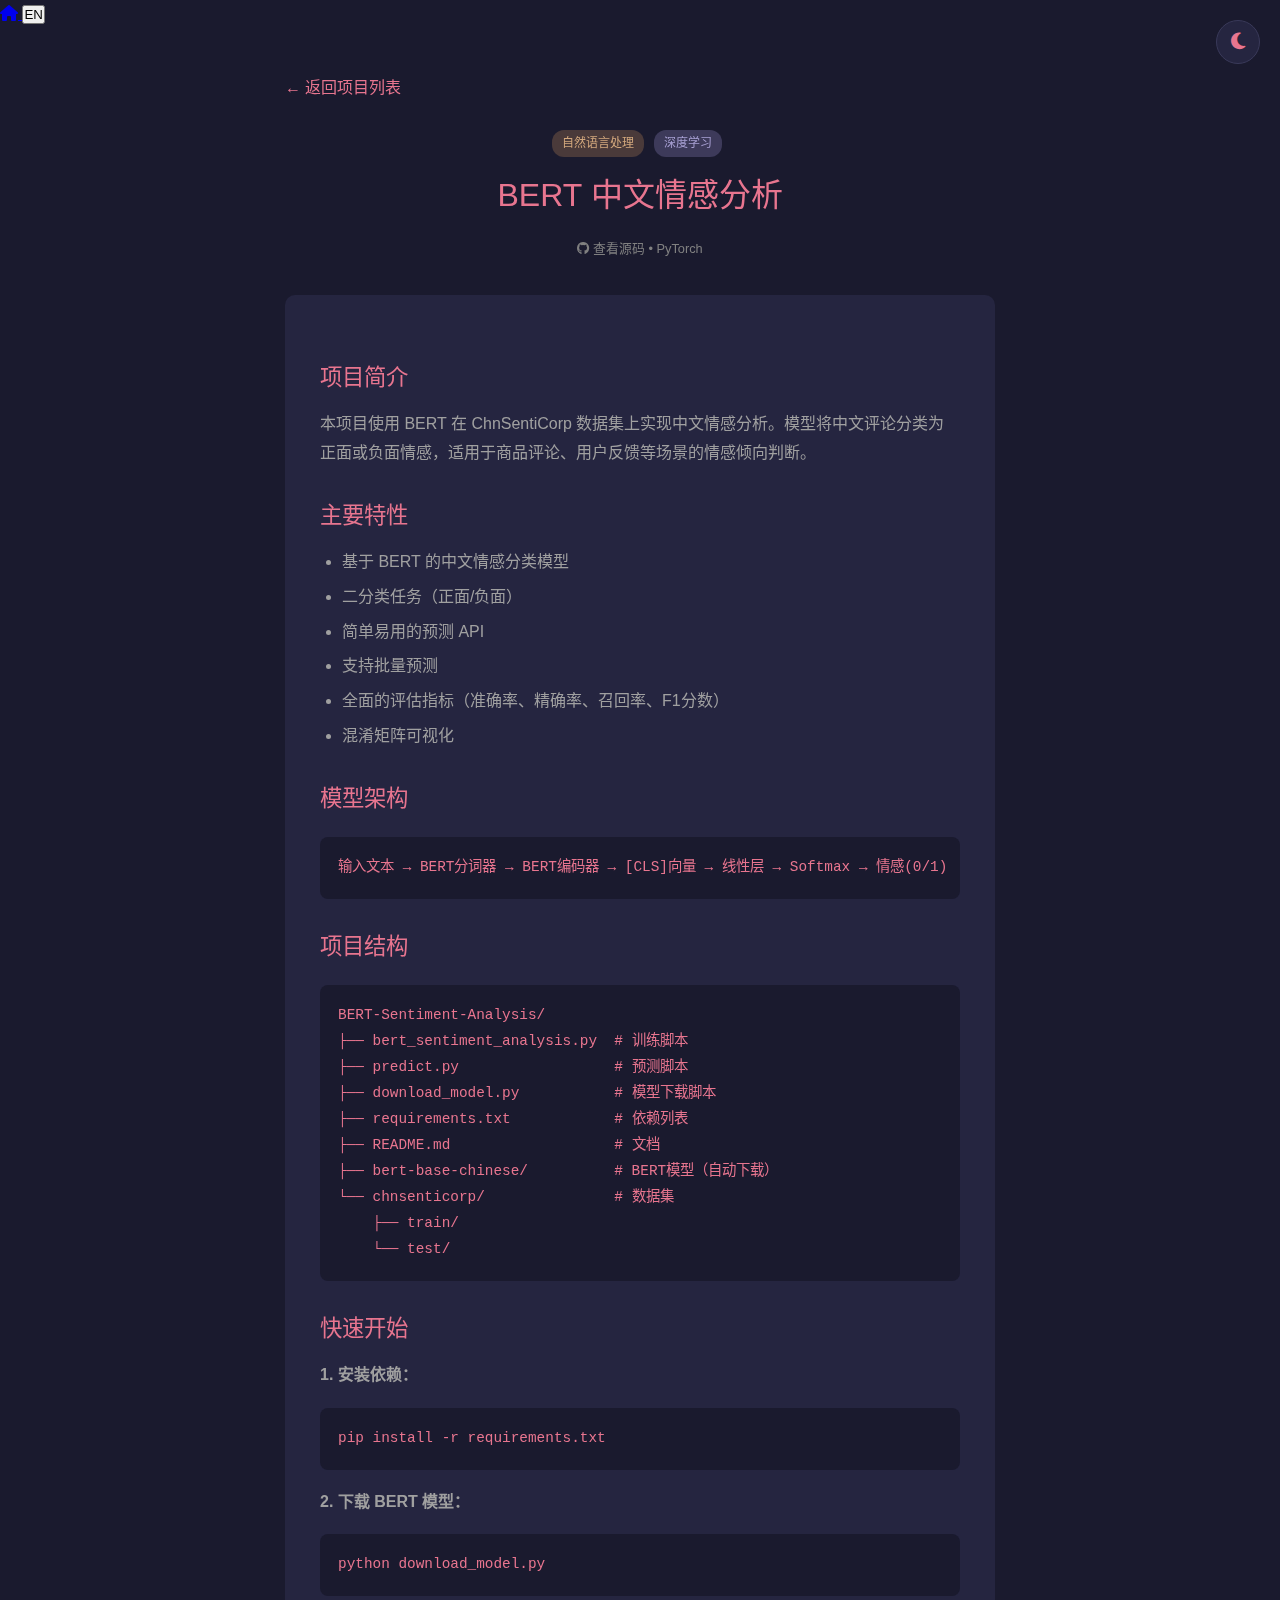
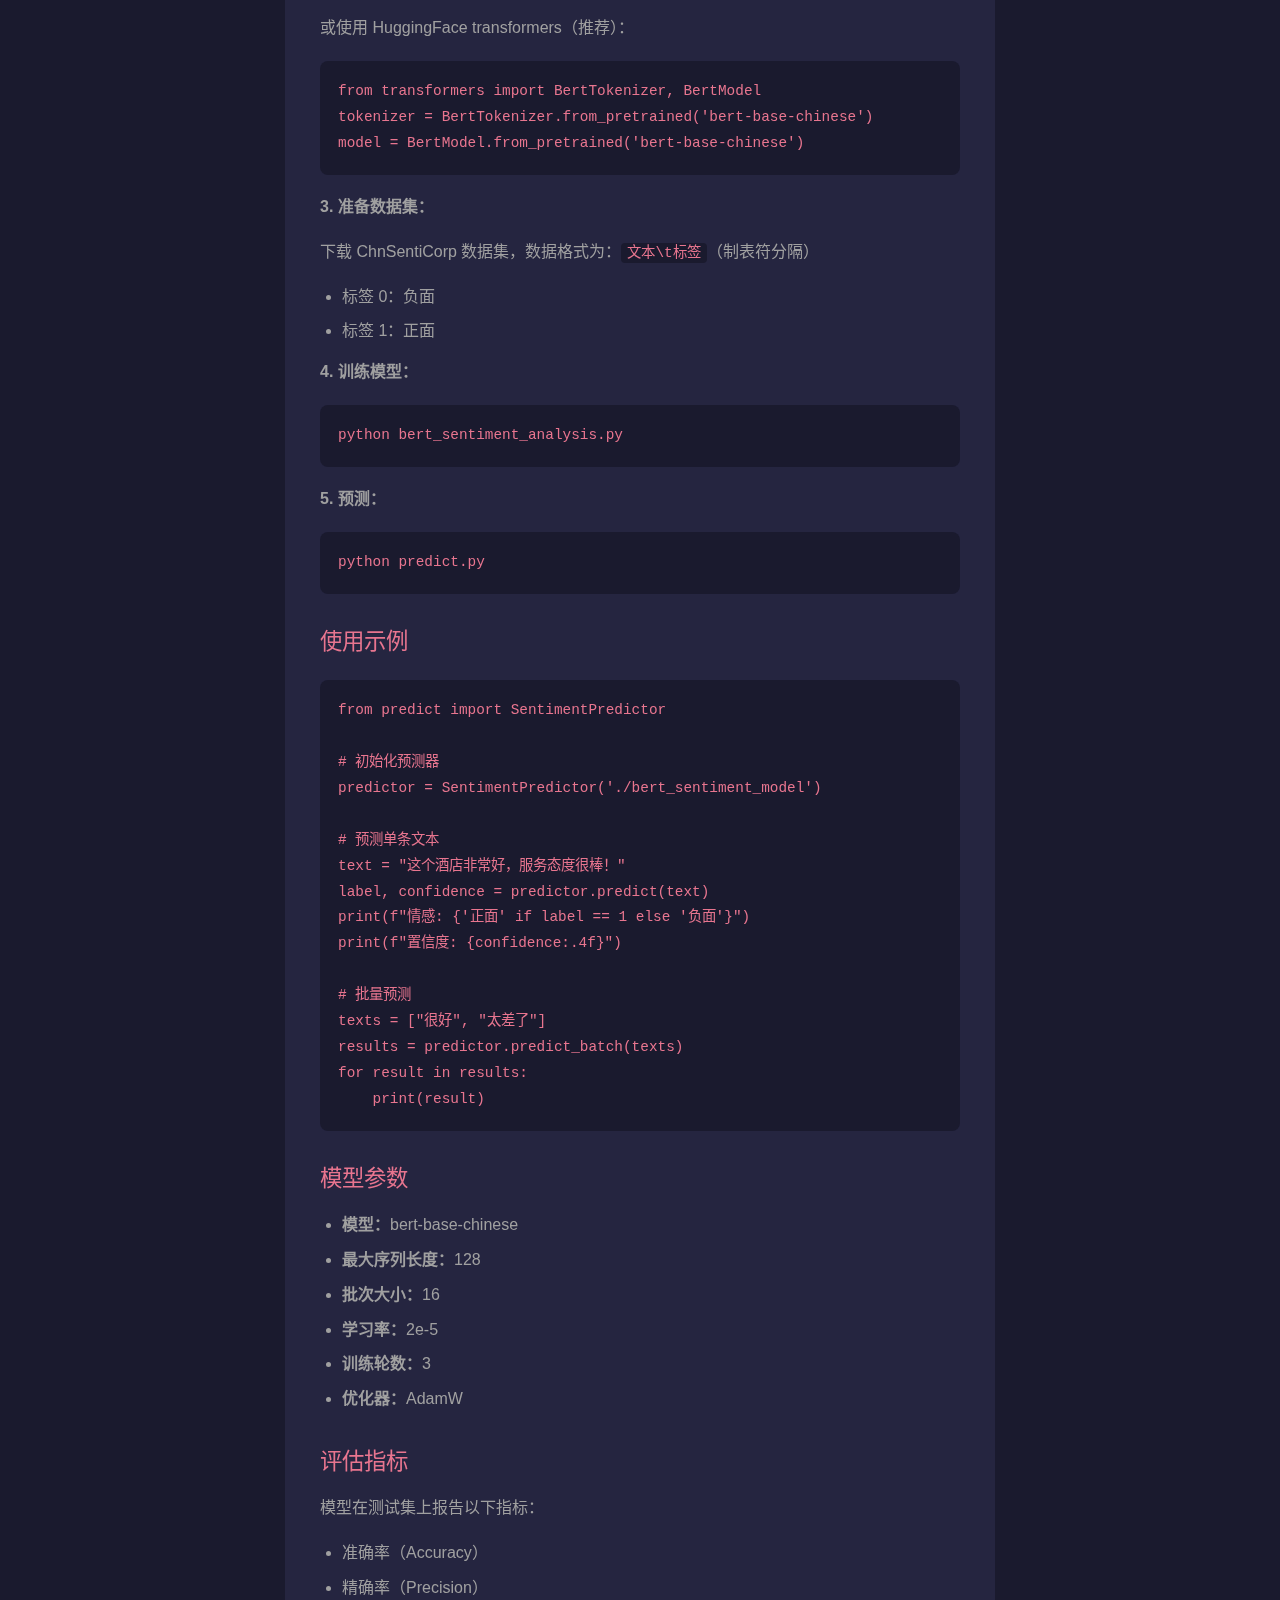
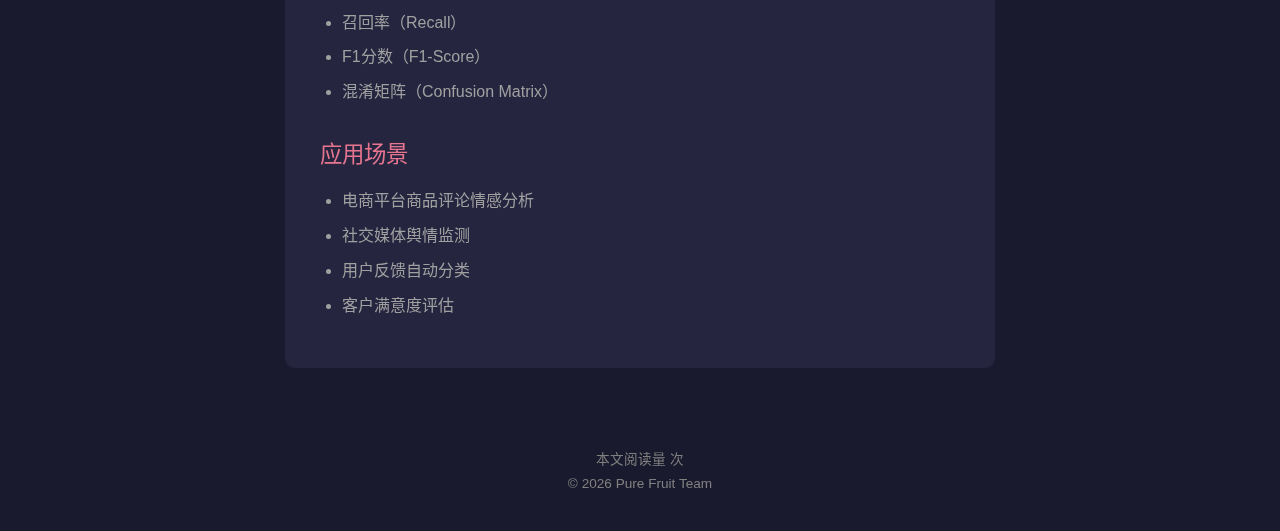
<file: projects/sentiment-analysis.html>
<!DOCTYPE html>
<html lang="zh-CN">
<head>
    <meta charset="UTF-8">
    <script>if(localStorage.getItem('theme')==='light')document.documentElement.setAttribute('data-theme','light');</script>
    <meta name="viewport" content="width=device-width, initial-scale=1.0">
    <title>BERT 中文情感分析 - Pure Fruit</title>
    <link rel="icon" href="../Icon.png" type="image/png">
    <link rel="stylesheet" href="../style.css">
    <link rel="stylesheet" href="https://cdnjs.cloudflare.com/ajax/libs/font-awesome/6.4.0/css/all.min.css">
</head>
<body>
    <!-- 右侧功能按钮组 -->
    <div class="toggle-buttons">
        <a href="../index.html" class="home-toggle" title="返回主页">
            <i class="fas fa-home"></i>
        </a>
        <button class="theme-toggle" onclick="toggleTheme()" title="切换日间/夜间模式">
            <i class="fas fa-moon"></i>
        </button>
        <button class="lang-toggle" onclick="toggleLanguage()" title="切换中英文">
            <span id="langText">EN</span>
        </button>
    </div>

    <div class="article-container">
        <a href="../projects.html" class="back-link">← 返回项目列表</a>
        
        <article>
            <header class="article-header">
                <span class="post-tag tag-nlp">自然语言处理</span>
                <span class="post-tag tag-dl">深度学习</span>
                <h1 id="title-zh">BERT 中文情感分析</h1>
                <h1 id="title-en" style="display: none;">BERT Chinese Sentiment Analysis</h1>
                <div class="post-meta">
                    <i class="fab fa-github"></i> 
                    <a href="https://github.com/PeachPure/BERT-Sentiment-Analysis" target="_blank"><span id="github-zh">查看源码</span><span id="github-en" style="display: none;">View Source</span></a>
                    • PyTorch
                </div>
            </header>
            
            <div class="article-content" id="content-zh">
                <h2>项目简介</h2>
                <p>本项目使用 BERT 在 ChnSentiCorp 数据集上实现中文情感分析。模型将中文评论分类为正面或负面情感，适用于商品评论、用户反馈等场景的情感倾向判断。</p>
                
                <h2>主要特性</h2>
                <ul>
                    <li>基于 BERT 的中文情感分类模型</li>
                    <li>二分类任务（正面/负面）</li>
                    <li>简单易用的预测 API</li>
                    <li>支持批量预测</li>
                    <li>全面的评估指标（准确率、精确率、召回率、F1分数）</li>
                    <li>混淆矩阵可视化</li>
                </ul>
                
                <h2>模型架构</h2>
                <pre><code>输入文本 → BERT分词器 → BERT编码器 → [CLS]向量 → 线性层 → Softmax → 情感(0/1)</code></pre>
                
                <h2>项目结构</h2>
                <pre><code>BERT-Sentiment-Analysis/
├── bert_sentiment_analysis.py  # 训练脚本
├── predict.py                  # 预测脚本
├── download_model.py           # 模型下载脚本
├── requirements.txt            # 依赖列表
├── README.md                   # 文档
├── bert-base-chinese/          # BERT模型（自动下载）
└── chnsenticorp/               # 数据集
    ├── train/
    └── test/</code></pre>
                
                <h2>快速开始</h2>
                <p><strong>1. 安装依赖：</strong></p>
                <pre><code>pip install -r requirements.txt</code></pre>
                
                <p><strong>2. 下载 BERT 模型：</strong></p>
                <pre><code>python download_model.py</code></pre>
                
                <p>或使用 HuggingFace transformers（推荐）：</p>
                <pre><code>from transformers import BertTokenizer, BertModel
tokenizer = BertTokenizer.from_pretrained('bert-base-chinese')
model = BertModel.from_pretrained('bert-base-chinese')</code></pre>
                
                <p><strong>3. 准备数据集：</strong></p>
                <p>下载 ChnSentiCorp 数据集，数据格式为：<code>文本\t标签</code>（制表符分隔）</p>
                <ul>
                    <li>标签 0：负面</li>
                    <li>标签 1：正面</li>
                </ul>
                
                <p><strong>4. 训练模型：</strong></p>
                <pre><code>python bert_sentiment_analysis.py</code></pre>
                
                <p><strong>5. 预测：</strong></p>
                <pre><code>python predict.py</code></pre>
                
                <h2>使用示例</h2>
                <pre><code>from predict import SentimentPredictor

# 初始化预测器
predictor = SentimentPredictor('./bert_sentiment_model')

# 预测单条文本
text = "这个酒店非常好，服务态度很棒！"
label, confidence = predictor.predict(text)
print(f"情感: {'正面' if label == 1 else '负面'}")
print(f"置信度: {confidence:.4f}")

# 批量预测
texts = ["很好", "太差了"]
results = predictor.predict_batch(texts)
for result in results:
    print(result)</code></pre>
                
                <h2>模型参数</h2>
                <ul>
                    <li><strong>模型：</strong>bert-base-chinese</li>
                    <li><strong>最大序列长度：</strong>128</li>
                    <li><strong>批次大小：</strong>16</li>
                    <li><strong>学习率：</strong>2e-5</li>
                    <li><strong>训练轮数：</strong>3</li>
                    <li><strong>优化器：</strong>AdamW</li>
                </ul>
                
                <h2>评估指标</h2>
                <p>模型在测试集上报告以下指标：</p>
                <ul>
                    <li>准确率（Accuracy）</li>
                    <li>精确率（Precision）</li>
                    <li>召回率（Recall）</li>
                    <li>F1分数（F1-Score）</li>
                    <li>混淆矩阵（Confusion Matrix）</li>
                </ul>
                
                <h2>应用场景</h2>
                <ul>
                    <li>电商平台商品评论情感分析</li>
                    <li>社交媒体舆情监测</li>
                    <li>用户反馈自动分类</li>
                    <li>客户满意度评估</li>
                </ul>
            </div>
            
            <div class="article-content" id="content-en" style="display: none;">
                <h2>Introduction</h2>
                <p>This project implements BERT-based sentiment analysis for Chinese text using the ChnSentiCorp dataset. The model classifies Chinese reviews into positive or negative sentiment, suitable for product reviews, user feedback, and other sentiment analysis scenarios.</p>
                
                <h2>Features</h2>
                <ul>
                    <li>BERT fine-tuning for Chinese sentiment classification</li>
                    <li>Binary classification (positive/negative)</li>
                    <li>Easy-to-use prediction API</li>
                    <li>Support for batch prediction</li>
                    <li>Comprehensive evaluation metrics (Accuracy, Precision, Recall, F1-Score)</li>
                    <li>Confusion matrix visualization</li>
                </ul>
                
                <h2>Model Architecture</h2>
                <pre><code>Input Text → BERT Tokenizer → BERT Encoder → [CLS] Token → Linear Layer → Softmax → Sentiment (0/1)</code></pre>
                
                <h2>Project Structure</h2>
                <pre><code>BERT-Sentiment-Analysis/
├── bert_sentiment_analysis.py  # Training script
├── predict.py                  # Prediction script
├── download_model.py           # Model downloader
├── requirements.txt            # Dependencies
├── README.md                   # Documentation
├── bert-base-chinese/          # BERT model (auto-downloaded)
└── chnsenticorp/               # Dataset
    ├── train/
    └── test/</code></pre>
                
                <h2>Quick Start</h2>
                <p><strong>1. Install dependencies:</strong></p>
                <pre><code>pip install -r requirements.txt</code></pre>
                
                <p><strong>2. Download BERT model:</strong></p>
                <pre><code>python download_model.py</code></pre>
                
                <p>Or use HuggingFace transformers (recommended):</p>
                <pre><code>from transformers import BertTokenizer, BertModel
tokenizer = BertTokenizer.from_pretrained('bert-base-chinese')
model = BertModel.from_pretrained('bert-base-chinese')</code></pre>
                
                <p><strong>3. Prepare dataset:</strong></p>
                <p>Download ChnSentiCorp dataset. Data format: <code>text\tlabel</code> (tab-separated)</p>
                <ul>
                    <li>Label 0: Negative</li>
                    <li>Label 1: Positive</li>
                </ul>
                
                <p><strong>4. Train model:</strong></p>
                <pre><code>python bert_sentiment_analysis.py</code></pre>
                
                <p><strong>5. Predict:</strong></p>
                <pre><code>python predict.py</code></pre>
                
                <h2>Usage Example</h2>
                <pre><code>from predict import SentimentPredictor

# Initialize predictor
predictor = SentimentPredictor('./bert_sentiment_model')

# Predict single text
text = "这个酒店非常好，服务态度很棒！"
label, confidence = predictor.predict(text)
print(f"Sentiment: {'Positive' if label == 1 else 'Negative'}")
print(f"Confidence: {confidence:.4f}")

# Batch prediction
texts = ["很好", "太差了"]
results = predictor.predict_batch(texts)
for result in results:
    print(result)</code></pre>
                
                <h2>Model Parameters</h2>
                <ul>
                    <li><strong>Model:</strong> bert-base-chinese</li>
                    <li><strong>Max sequence length:</strong> 128</li>
                    <li><strong>Batch size:</strong> 16</li>
                    <li><strong>Learning rate:</strong> 2e-5</li>
                    <li><strong>Epochs:</strong> 3</li>
                    <li><strong>Optimizer:</strong> AdamW</li>
                </ul>
                
                <h2>Evaluation Metrics</h2>
                <p>The model reports the following metrics on the test set:</p>
                <ul>
                    <li>Accuracy</li>
                    <li>Precision</li>
                    <li>Recall</li>
                    <li>F1-Score</li>
                    <li>Confusion Matrix</li>
                </ul>
                
                <h2>Application Scenarios</h2>
                <ul>
                    <li>E-commerce product review sentiment analysis</li>
                    <li>Social media sentiment monitoring</li>
                    <li>Automatic user feedback classification</li>
                    <li>Customer satisfaction assessment</li>
                </ul>
            </div>
        </article>
    </div>

    <footer>
        <p>
            <span class="text-zh">本文阅读量</span><span class="text-en" style="display: none;">Page Views</span> <span id="busuanzi_value_page_pv"></span> <span class="text-zh">次</span><span class="text-en" style="display: none;">times</span>
        </p>
        <p>&copy; 2026 Pure Fruit Team</p>
    </footer>

    <!-- 不蒜子统计 -->
    <script async src="//busuanzi.ibruce.info/busuanzi/2.3/busuanzi.pure.mini.js"></script>

    <script>
        function toggleTheme() {
            const html = document.documentElement;
            const btn = document.querySelector('.theme-toggle i');
            if (html.getAttribute('data-theme') === 'light') {
                html.removeAttribute('data-theme');
                btn.className = 'fas fa-moon';
                localStorage.setItem('theme', 'dark');
            } else {
                html.setAttribute('data-theme', 'light');
                btn.className = 'fas fa-sun';
                localStorage.setItem('theme', 'light');
            }
        }
        if (localStorage.getItem('theme') === 'light') {
            document.documentElement.setAttribute('data-theme', 'light');
            document.querySelector('.theme-toggle i').className = 'fas fa-sun';
        }
        
        // 语言切换功能
        let currentLang = 'zh';
        function toggleLanguage() {
            const titleZh = document.getElementById('title-zh');
            const titleEn = document.getElementById('title-en');
            const githubZh = document.getElementById('github-zh');
            const githubEn = document.getElementById('github-en');
            const contentZh = document.getElementById('content-zh');
            const contentEn = document.getElementById('content-en');
            const langText = document.getElementById('langText');
            
            if (currentLang === 'zh') {
                document.title = 'BERT Chinese Sentiment Analysis - Pure Fruit';
                titleZh.style.display = 'none';
                titleEn.style.display = 'block';
                githubZh.style.display = 'none';
                githubEn.style.display = 'inline';
                contentZh.style.display = 'none';
                contentEn.style.display = 'block';
                document.querySelectorAll('.text-zh').forEach(el => el.style.display = 'none');
                document.querySelectorAll('.text-en').forEach(el => el.style.display = 'inline');
                langText.textContent = '中';
                currentLang = 'en';
                localStorage.setItem('language', 'en');
            } else {
                document.title = 'BERT 中文情感分析 - Pure Fruit';
                titleZh.style.display = 'block';
                titleEn.style.display = 'none';
                githubZh.style.display = 'inline';
                githubEn.style.display = 'none';
                contentZh.style.display = 'block';
                contentEn.style.display = 'none';
                document.querySelectorAll('.text-zh').forEach(el => el.style.display = 'inline');
                document.querySelectorAll('.text-en').forEach(el => el.style.display = 'none');
                langText.textContent = 'EN';
                currentLang = 'zh';
                localStorage.setItem('language', 'zh');
            }
        }
        
        // 读取保存的语言设置
        if (localStorage.getItem('language') === 'en') {
            toggleLanguage();
        }
    </script>
</body>
</html>
</file>
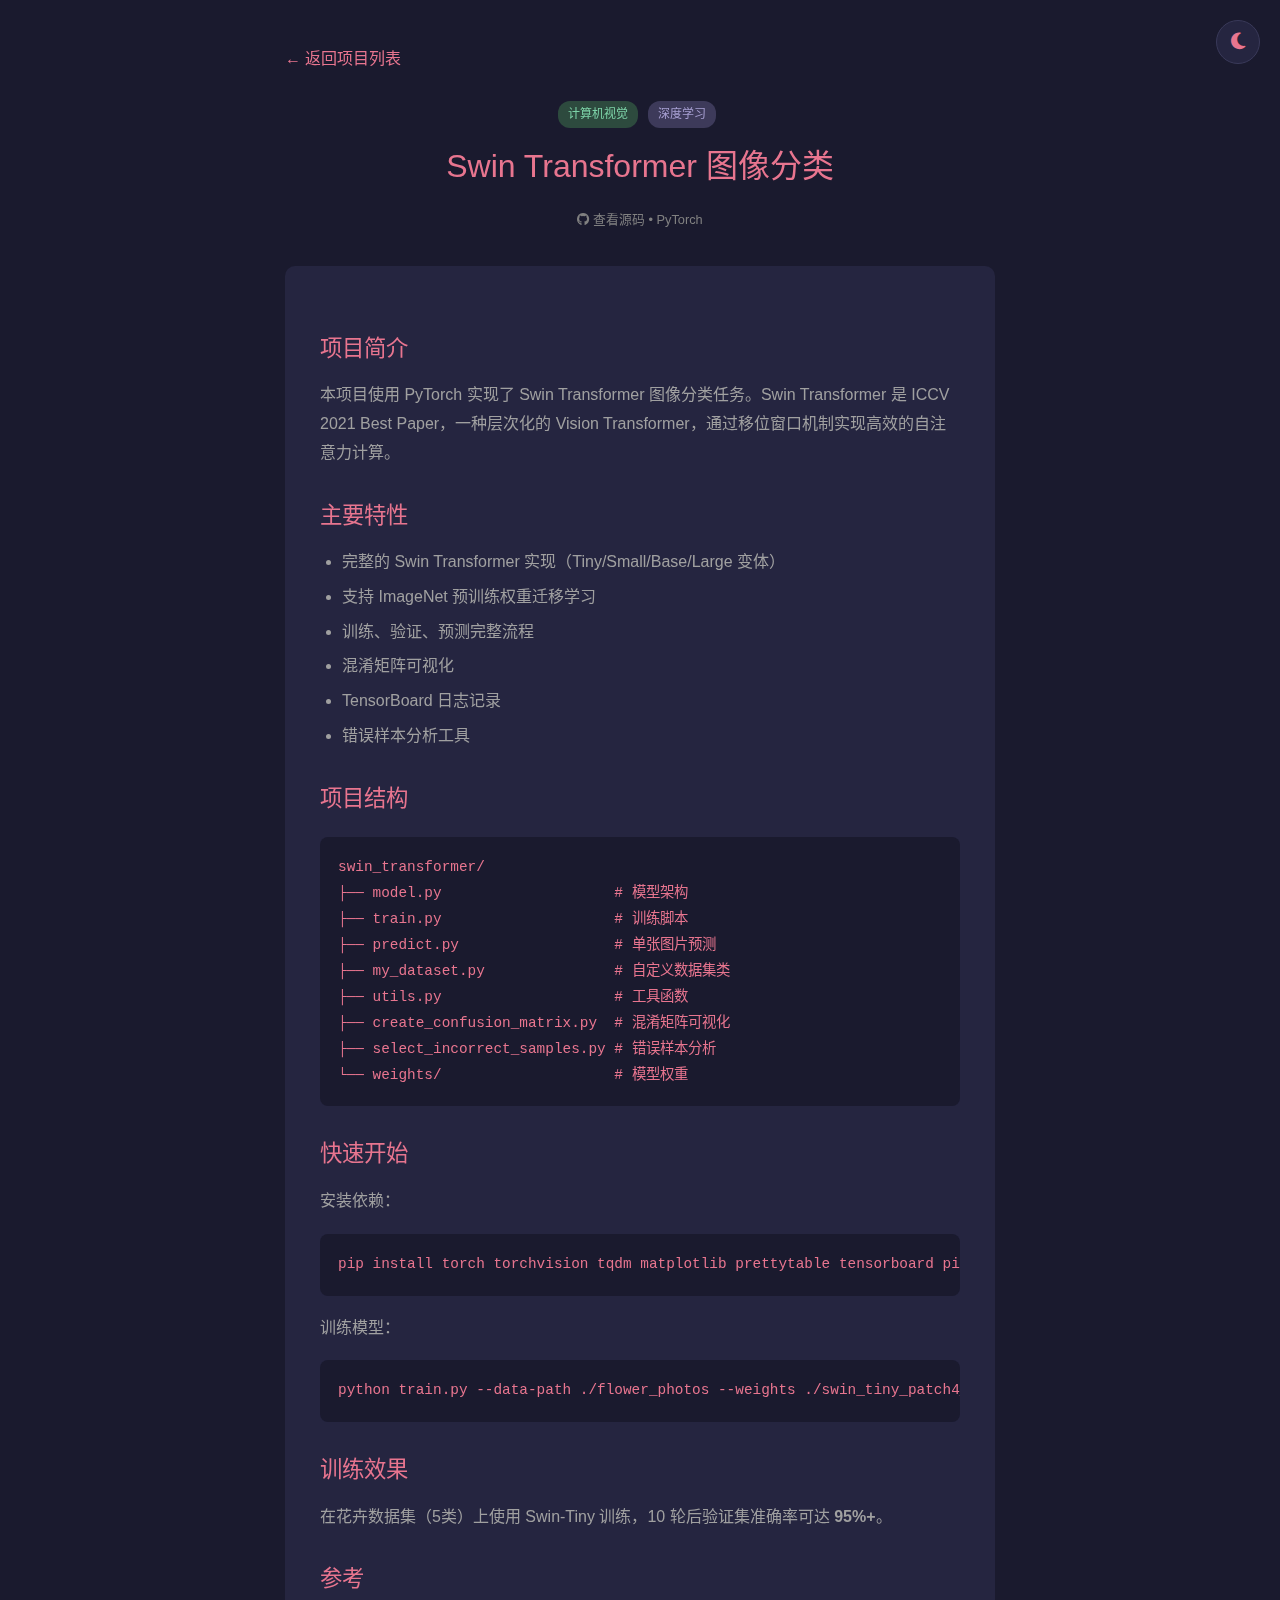
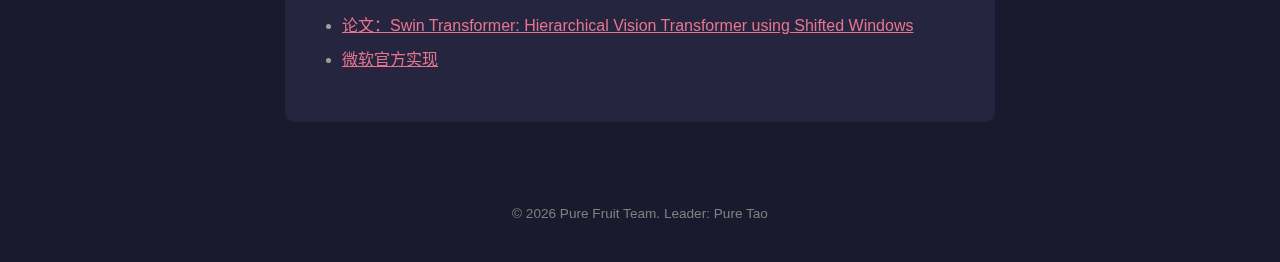
<file: projects/swin-transformer.html>
<!DOCTYPE html>
<html lang="zh-CN">
<head>
    <meta charset="UTF-8">
    <meta name="viewport" content="width=device-width, initial-scale=1.0">
    <title>Swin Transformer 图像分类 - Pure Fruit</title>
    <link rel="icon" href="../Icon.png" type="image/png">
    <link rel="stylesheet" href="../style.css">
    <link rel="stylesheet" href="https://cdnjs.cloudflare.com/ajax/libs/font-awesome/6.4.0/css/all.min.css">
</head>
<body>
    <button class="theme-toggle" onclick="toggleTheme()" title="切换日间/夜间模式">
        <i class="fas fa-moon"></i>
    </button>

    <div class="article-container">
        <a href="../projects.html" class="back-link">← 返回项目列表</a>
        
        <article>
            <header class="article-header">
                <span class="post-tag tag-cv">计算机视觉</span>
                <span class="post-tag tag-dl">深度学习</span>
                <h1>Swin Transformer 图像分类</h1>
                <div class="post-meta">
                    <i class="fab fa-github"></i> 
                    <a href="https://github.com/PeachPure/Swin-Transformer-in-Classifications" target="_blank">查看源码</a>
                    • PyTorch
                </div>
            </header>
            
            <div class="article-content">
                <h2>项目简介</h2>
                <p>本项目使用 PyTorch 实现了 Swin Transformer 图像分类任务。Swin Transformer 是 ICCV 2021 Best Paper，一种层次化的 Vision Transformer，通过移位窗口机制实现高效的自注意力计算。</p>
                
                <h2>主要特性</h2>
                <ul>
                    <li>完整的 Swin Transformer 实现（Tiny/Small/Base/Large 变体）</li>
                    <li>支持 ImageNet 预训练权重迁移学习</li>
                    <li>训练、验证、预测完整流程</li>
                    <li>混淆矩阵可视化</li>
                    <li>TensorBoard 日志记录</li>
                    <li>错误样本分析工具</li>
                </ul>
                
                <h2>项目结构</h2>
                <pre><code>swin_transformer/
├── model.py                    # 模型架构
├── train.py                    # 训练脚本
├── predict.py                  # 单张图片预测
├── my_dataset.py               # 自定义数据集类
├── utils.py                    # 工具函数
├── create_confusion_matrix.py  # 混淆矩阵可视化
├── select_incorrect_samples.py # 错误样本分析
└── weights/                    # 模型权重</code></pre>
                
                <h2>快速开始</h2>
                <p>安装依赖：</p>
                <pre><code>pip install torch torchvision tqdm matplotlib prettytable tensorboard pillow</code></pre>
                
                <p>训练模型：</p>
                <pre><code>python train.py --data-path ./flower_photos --weights ./swin_tiny_patch4_window7_224.pth --epochs 10</code></pre>
                
                <h2>训练效果</h2>
                <p>在花卉数据集（5类）上使用 Swin-Tiny 训练，10 轮后验证集准确率可达 <strong>95%+</strong>。</p>
                
                <h2>参考</h2>
                <ul>
                    <li><a href="https://arxiv.org/abs/2103.14030" target="_blank" style="color: var(--accent);">论文：Swin Transformer: Hierarchical Vision Transformer using Shifted Windows</a></li>
                    <li><a href="https://github.com/microsoft/Swin-Transformer" target="_blank" style="color: var(--accent);">微软官方实现</a></li>
                </ul>
            </div>
        </article>
    </div>

    <footer>
        <p>&copy; 2026 Pure Fruit Team. Leader: Pure Tao</p>
    </footer>

    <script>
        function toggleTheme() {
            const html = document.documentElement;
            const btn = document.querySelector('.theme-toggle i');
            if (html.getAttribute('data-theme') === 'light') {
                html.removeAttribute('data-theme');
                btn.className = 'fas fa-moon';
                localStorage.setItem('theme', 'dark');
            } else {
                html.setAttribute('data-theme', 'light');
                btn.className = 'fas fa-sun';
                localStorage.setItem('theme', 'light');
            }
        }
        if (localStorage.getItem('theme') === 'light') {
            document.documentElement.setAttribute('data-theme', 'light');
            document.querySelector('.theme-toggle i').className = 'fas fa-sun';
        }
    </script>
</body>
</html>
</file>
<file: style.css>
/* 基础样式 */
* {
    margin: 0;
    padding: 0;
    box-sizing: border-box;
}

:root {
    --bg-color: #1a1a2e;
    --bg-card: #252540;
    --bg-code: #1a1a2e;
    --text-color: #e0e0e0;
    --text-muted: #a0a0a0;
    --text-meta: #808080;
    --accent: #e8758f;
    --divider: #3a3a5a;
}

[data-theme="light"] {
    --bg-color: #f5f5f7;
    --bg-card: #ffffff;
    --bg-code: #f0f0f2;
    --text-color: #333333;
    --text-muted: #666666;
    --text-meta: #888888;
    --accent: #d64d6a;
    --divider: #e0e0e0;
}

body {
    font-family: 'Segoe UI', 'PingFang SC', 'Microsoft YaHei', sans-serif;
    line-height: 1.8;
    background-color: var(--bg-color);
    color: var(--text-color);
    transition: background-color 0.3s, color 0.3s;
}

/* 主题切换按钮 */
.theme-toggle {
    position: fixed;
    top: 20px;
    right: 20px;
    background: var(--bg-card);
    border: 1px solid var(--divider);
    color: var(--accent);
    width: 44px;
    height: 44px;
    border-radius: 50%;
    cursor: pointer;
    font-size: 1.2rem;
    display: flex;
    align-items: center;
    justify-content: center;
    transition: all 0.3s;
    z-index: 1000;
}

.theme-toggle:hover {
    transform: scale(1.1);
}

/* 头部 */
.hero {
    text-align: center;
    padding: 50px 20px 35px;
}

.site-logo {
    width: 60px;
    height: 60px;
    border-radius: 50%;
    margin-bottom: 15px;
    object-fit: cover;
}

.site-title {
    font-size: 2.5rem;
    color: var(--accent);
    margin-bottom: 20px;
    font-weight: 400;
    letter-spacing: 0.1em;
}

/* 导航 */
.nav-links {
    margin-bottom: 30px;
}

.nav-links a {
    color: var(--accent);
    text-decoration: none;
    font-size: 1.1rem;
    margin: 0 18px;
    transition: opacity 0.3s;
    padding-bottom: 5px;
}

.nav-links a:hover { opacity: 0.7; }
.nav-links a.active { border-bottom: 2px solid var(--accent); }

.tagline {
    font-size: 1rem;
    color: var(--text-muted);
    margin-bottom: 25px;
    max-width: 550px;
    margin-left: auto;
    margin-right: auto;
}

/* 社交图标 */
.social-icons {
    display: flex;
    justify-content: center;
    gap: 20px;
}

.social-icons a {
    color: var(--text-muted);
    font-size: 1.4rem;
    transition: color 0.3s;
}

.social-icons a:hover { color: var(--accent); }

/* 分隔线 */
.divider {
    height: 1px;
    background: linear-gradient(to right, transparent, var(--divider), transparent);
    margin: 0 auto;
    max-width: 800px;
}

/* 内容区块 */
.section {
    max-width: 800px;
    margin: 0 auto;
    padding: 45px 20px;
}

.section h2 {
    text-align: center;
    font-size: 1.6rem;
    color: var(--accent);
    margin-bottom: 30px;
    font-weight: 400;
}

/* 标签样式 */
.post-tag {
    display: inline-block;
    background: var(--divider);
    color: var(--accent);
    padding: 3px 10px;
    border-radius: 12px;
    font-size: 0.75rem;
    margin-bottom: 10px;
    margin-right: 6px;
}

.tag-cv { background: #2d4a3e; color: #7dd3a8; }
.tag-dl { background: #3d3a5a; color: #a8a0d3; }
.tag-nlp { background: #4a3a3a; color: #d3a87d; }
.tag-note { background: #4a3a2d; color: #d3b87d; }
.tag-tutorial { background: #2d3a4a; color: #7db8d3; }
.tag-project { background: #4a2d3a; color: #d37da8; }

/* 日间模式标签颜色 */
[data-theme="light"] .tag-cv { background: #eafaf2; color: #0d5a3a; }
[data-theme="light"] .tag-dl { background: #f5f3fc; color: #4a3a7a; }
[data-theme="light"] .tag-nlp { background: #fef5eb; color: #7a4a1a; }
[data-theme="light"] .tag-note { background: #fef8eb; color: #7a5a1a; }
[data-theme="light"] .tag-tutorial { background: #ebf6fc; color: #1a4a6a; }
[data-theme="light"] .tag-project { background: #fcebf5; color: #7a1a4a; }

/* 文章卡片 */
.post-card {
    background: var(--bg-card);
    padding: 25px;
    border-radius: 10px;
    margin-bottom: 18px;
    transition: transform 0.2s, box-shadow 0.2s, background-color 0.3s;
}

.post-card:hover {
    transform: translateY(-3px);
    box-shadow: 0 8px 25px rgba(0, 0, 0, 0.2);
}

.post-card h3 { margin-bottom: 8px; }

.post-card h3 a {
    color: var(--accent);
    text-decoration: none;
    font-size: 1.2rem;
    font-weight: 500;
}

.post-card h3 a:hover { text-decoration: underline; }

.post-meta {
    color: var(--text-meta);
    font-size: 0.8rem;
    margin-bottom: 10px;
}

.post-meta a {
    color: var(--text-meta);
    text-decoration: none;
}

.post-meta a:hover { color: var(--accent); }

.post-card p {
    color: var(--text-muted);
    margin-bottom: 12px;
    font-size: 0.95rem;
}

.read-more {
    color: var(--accent);
    text-decoration: none;
    font-size: 0.85rem;
}

.read-more:hover { text-decoration: underline; }

/* 排序栏 */
.sort-bar {
    display: flex;
    align-items: center;
    justify-content: flex-end;
    gap: 10px;
    margin-bottom: 20px;
}

.sort-label {
    color: var(--text-muted);
    font-size: 0.85rem;
}

.sort-bar select {
    background: var(--bg-card);
    color: var(--text-color);
    border: 1px solid var(--divider);
    padding: 6px 12px;
    border-radius: 8px;
    font-size: 0.85rem;
    cursor: pointer;
    transition: all 0.2s;
}

.sort-bar select:hover {
    border-color: var(--accent);
}

.sort-bar select:focus {
    outline: none;
    border-color: var(--accent);
}

/* 筛选器 */
.filter-bar {
    display: flex;
    justify-content: center;
    gap: 12px;
    margin-bottom: 30px;
    flex-wrap: wrap;
}

.filter-btn {
    background: var(--bg-card);
    color: var(--text-muted);
    border: 1px solid var(--divider);
    padding: 6px 16px;
    border-radius: 20px;
    cursor: pointer;
    font-size: 0.85rem;
    transition: all 0.2s;
}

.filter-btn:hover, .filter-btn.active {
    background: var(--accent);
    color: var(--bg-color);
    border-color: var(--accent);
}

/* 文章页面 */
.article-container {
    max-width: 750px;
    margin: 0 auto;
    padding: 45px 20px;
}

.article-header {
    text-align: center;
    margin-bottom: 35px;
}

.article-header h1 {
    color: var(--accent);
    font-size: 2rem;
    font-weight: 500;
    margin-bottom: 12px;
}

.article-content {
    background: var(--bg-card);
    padding: 35px;
    border-radius: 10px;
    transition: background-color 0.3s;
}

.article-content h2 {
    color: var(--accent);
    font-size: 1.4rem;
    margin: 28px 0 12px;
    font-weight: 500;
}

.article-content p {
    color: var(--text-muted);
    margin-bottom: 16px;
}

.article-content code {
    background: var(--bg-code);
    padding: 2px 6px;
    border-radius: 4px;
    font-family: 'Consolas', 'Monaco', monospace;
    color: var(--accent);
    font-size: 0.9em;
}

.article-content pre {
    background: var(--bg-code);
    padding: 18px;
    border-radius: 8px;
    overflow-x: auto;
    margin: 18px 0;
}

.article-content pre code {
    background: none;
    padding: 0;
}

.article-content ul, .article-content ol {
    margin: 12px 0 12px 22px;
    color: var(--text-muted);
}

.article-content li { margin-bottom: 6px; }

.back-link {
    display: inline-block;
    color: var(--accent);
    text-decoration: none;
    margin-bottom: 25px;
}

.back-link:hover { text-decoration: underline; }

/* 关于页面 */
.about-content {
    background: var(--bg-card);
    padding: 35px;
    border-radius: 10px;
    transition: background-color 0.3s;
}

.about-content p {
    color: var(--text-muted);
    margin-bottom: 18px;
}

.team-member {
    display: flex;
    align-items: center;
    gap: 20px;
    margin: 25px 0;
    padding: 20px;
    background: var(--bg-code);
    border-radius: 8px;
    transition: background-color 0.3s;
}

.member-info h3 {
    color: var(--accent);
    font-size: 1.1rem;
    margin-bottom: 5px;
}

.member-info p {
    color: var(--text-meta);
    font-size: 0.9rem;
    margin: 0;
}

/* 页脚 */
footer {
    text-align: center;
    padding: 35px 20px;
    color: var(--text-meta);
    font-size: 0.85rem;
}

/* 响应式 */
@media (max-width: 768px) {
    .site-title { font-size: 2rem; }
    .nav-links a { font-size: 0.95rem; margin: 0 10px; }
    .article-content { padding: 22px; }
    .filter-bar { gap: 8px; }
}
</file>
